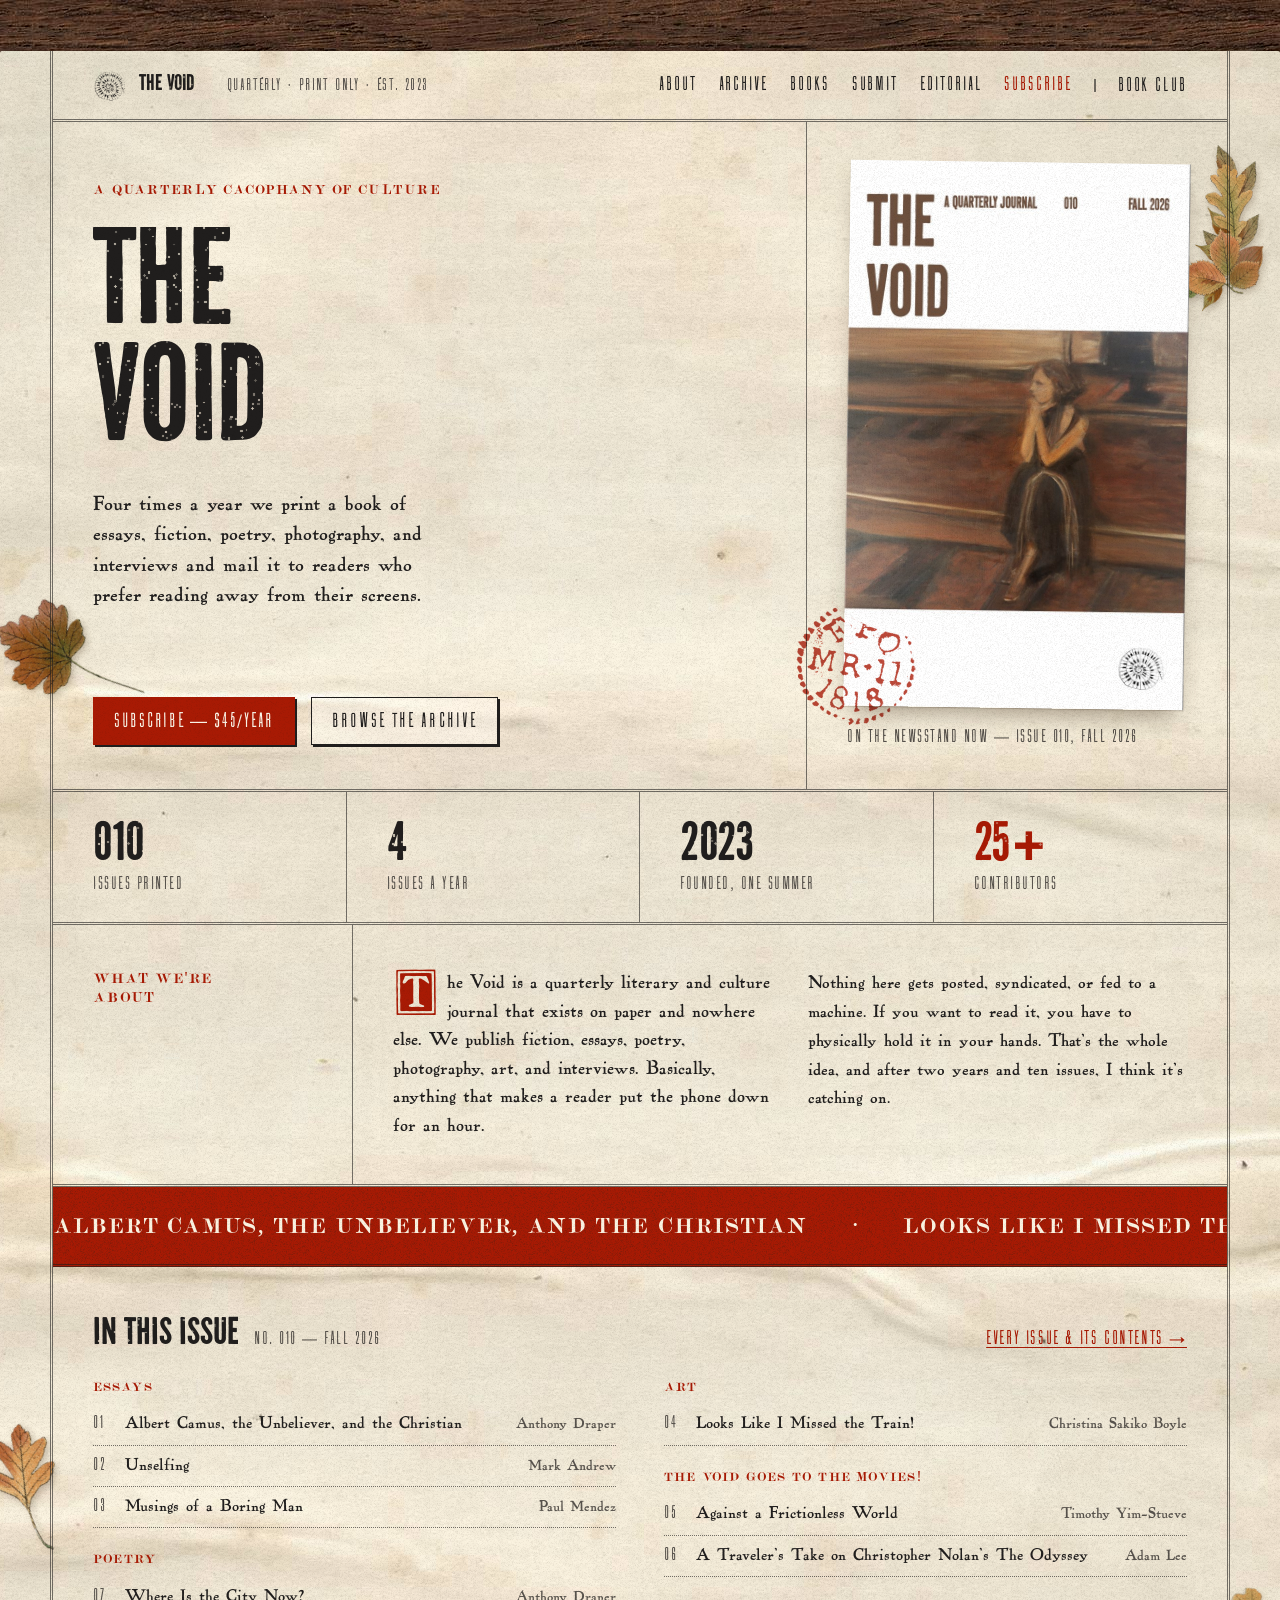
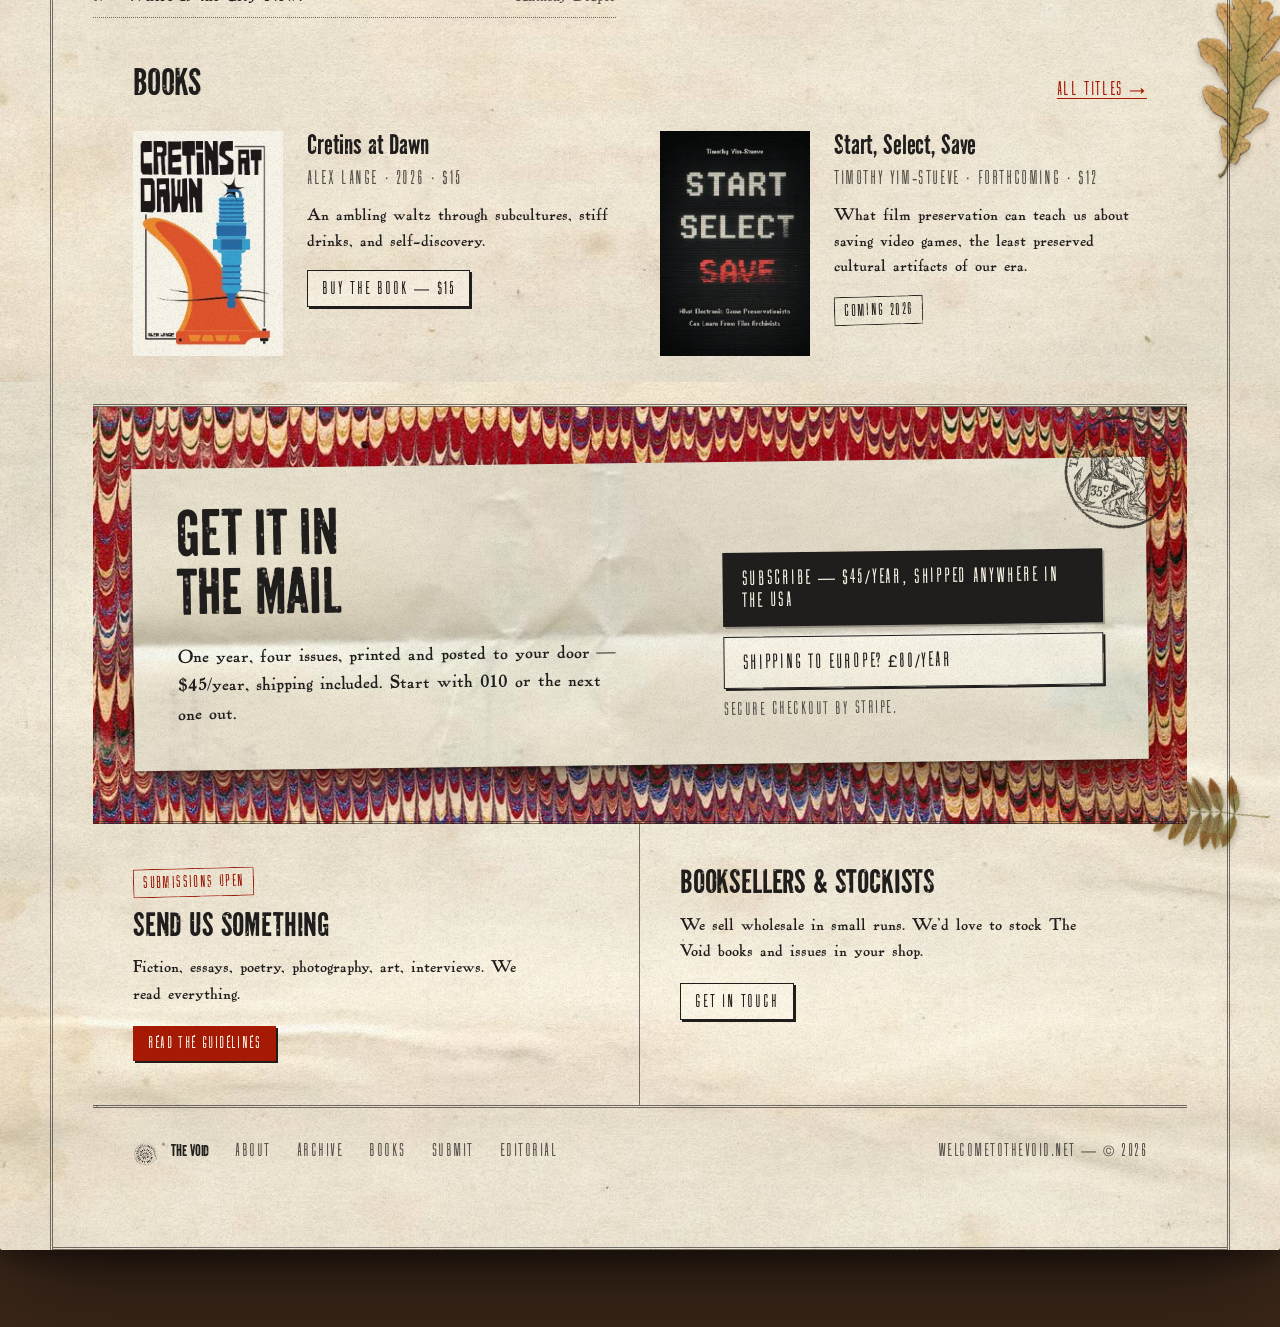
<file: index.html>
<!DOCTYPE html>
<html lang="en">
<head>
<meta charset="utf-8">
<meta name="viewport" content="width=device-width, initial-scale=1">
<title>The Void — a quarterly print journal</title>
<meta name="description" content="The Void is a quarterly literary and culture journal that exists on paper and nowhere else.">
<link rel="icon" type="image/png" href="favicon.png">
<meta property="og:type" content="website">
<meta property="og:site_name" content="The Void">
<meta property="og:title" content="The Void — a quarterly print journal">
<meta property="og:description" content="The Void is a quarterly literary and culture journal that exists on paper and nowhere else.">
<meta property="og:url" content="https://welcometothevoid.net/">
<meta property="og:image" content="https://welcometothevoid.net/og.png">
<meta name="twitter:card" content="summary_large_image">
<link rel="stylesheet" href="base.css">
<link rel="stylesheet" href="texture.css">
<style>
  @media (max-width: 1180px) { .strapline { display: none; } }
  @keyframes voidmarquee { from { transform: translateX(0); } to { transform: translateX(-50%); } }
  #rotate-hint { display: none; }
  @media (max-width: 860px) and (orientation: portrait) { #rotate-hint { display: flex; } }
  .name-btn:hover, .name-btn:focus-visible { color: var(--ink-red); }
  [hidden] { display: none !important; }
</style>
</head>
<body>
<div class="paper-page" id="rotate-hint" style="position:fixed;inset:0;z-index:9999;flex-direction:column;justify-content:center;padding:40px 28px;gap:18px">
  <p class="kicker" style="font-size:16px;text-transform:uppercase;margin:0">The Void</p>
  <h2 class="inked" style="font-size:40px;line-height:0.95;text-transform:uppercase;font-family:'Void Display',var(--font-heading);letter-spacing:-0.005em;margin:0;border-top:3px double var(--rule);border-bottom:3px double var(--rule);padding:16px 0">Turn your phone sideways</h2>
  <p class="roman" style="font-size:17px;line-height:1.5;margin:0;max-width:34ch;text-wrap:pretty">This page is set on a wide grid. Rotate to landscape for the intended reading experience.</p>
</div>

<div class="paper-page">
<div style="position:relative;min-height:100vh;max-width:1180px;margin:0 auto;border-left:3px double var(--rule);border-right:3px double var(--rule)">
  <img class="eph eph-r" src="uploads/texture/season/ephemera-1.png" alt="" aria-hidden="true" style="width:240px;right:-210px;top:60px;transform:rotate(0deg)">
  <img class="eph eph-l" src="uploads/texture/season/ephemera-2.png" alt="" aria-hidden="true" style="width:170px;left:-210px;top:520px;transform:rotate(-18deg)">
  <img class="eph eph-l" src="uploads/texture/season/ephemera-4.png" alt="" aria-hidden="true" style="width:100px;left:-150px;top:1350px;transform:rotate(-30deg)">
  <img class="eph eph-r" src="uploads/texture/season/ephemera-3.png" alt="" aria-hidden="true" style="width:130px;right:-170px;top:1500px;transform:rotate(24deg)">
  <img class="eph eph-r" src="uploads/texture/season/ephemera-5.png" alt="" aria-hidden="true" style="width:200px;right:-230px;top:2300px;transform:rotate(-6deg)">
  <header class="masthead">
    <div style="padding:16px 40px;display:flex;align-items:baseline;gap:32px">
      <img src="uploads/opt/void-mark-96.png" alt="The Void" style="width:34px;height:auto;flex:none;align-self:center;margin-right:-20px"><span class="inked" style="font-family:'Void Display',var(--font-heading);font-weight:800;font-size:23px;text-transform:uppercase;letter-spacing:-0.005em;white-space:nowrap;flex:none">The Void</span>
      <span class="label strapline" style="font-size:14px;text-transform:uppercase;flex:none;white-space:nowrap">Quarterly · Print only · Est. 2023</span>
      <nav style="margin-left:auto;display:flex;flex-wrap:wrap;justify-content:flex-end;row-gap:8px;column-gap:22px;flex:none">
        <a class="nav-link" href="about.html" style="color:var(--ink)">About</a>
        <a class="nav-link" href="archive.html" style="color:var(--ink)">Archive</a>
        <a class="nav-link" href="books.html" style="color:var(--ink)">Books</a>
        <a class="nav-link" href="submit.html" style="color:var(--ink)">Submit</a>
        <a class="nav-link" href="editorial.html" style="color:var(--ink)">Editorial</a>
        <a class="nav-link" href="#subscribe-a" aria-current="page" style="color:var(--ink-red)">Subscribe</a>
        <span style="width:2px;height:13px;align-self:center;background:var(--rule);flex:none"></span>
        <button type="button" class="nav-link" data-open-club style="background:none;border:0;padding:0;color:var(--ink);cursor:pointer;white-space:nowrap;flex:none">Book Club</button>
      </nav>
    </div>
  </header>

  <div id="club" hidden role="dialog" aria-modal="true" aria-label="Anti-Bummer Book Club" style="position:fixed;inset:0;background:rgba(32,30,29,0.55);z-index:60;display:flex;align-items:center;justify-content:center;padding:24px">
      <div style="background:#f3dc5c url('uploads/texture/grain.png') 0 0 / 240px 240px;color:var(--ink);width:400px;max-width:100%;padding:34px 32px 30px;box-shadow:0 18px 40px rgba(32,30,29,0.35);transform:rotate(-1.5deg);position:relative">
        <button type="button" data-close-club aria-label="Close" style="position:absolute;top:10px;right:12px;background:none;border:0;font-family:var(--font-heading);font-size:20px;line-height:1;cursor:pointer;color:var(--color-text);padding:4px">×</button>
        <p class="label" style="font-size:14px;text-transform:uppercase;margin:0 0 14px">Anti-Bummer Book Club</p>
        <p class="roman" style="font-size:18px;line-height:1.5;margin:0 0 22px;text-wrap:pretty">The Void partners with Anti-Bummer Club to present the Anti-Bummer Book Club. Click below for details, which will take you to the Anti-Bummer Club website.</p>
        <a class="btn btn-primary" href="https://www.antibummerclub.com" target="_blank" rel="noopener" style="font-size:17px;padding:12px 18px">Take me there!</a>
      </div>
    </div>

  <div style="display:grid;grid-template-columns:1fr 420px;border-bottom:3px double var(--rule)">
    <div style="padding:56px 40px 44px;border-right:1px solid var(--rule);display:flex;flex-direction:column;justify-content:space-between;gap:40px">
      <div>
        <p class="kicker" style="font-size:16px;text-transform:uppercase;margin-bottom:24px">A QUARTERLY CACOPHANY OF CULTURE</p>
        <h1 class="inked" style="font-size:140px;line-height:0.84;font-family:'Void Display',var(--font-heading);letter-spacing:-0.005em;text-transform:uppercase;margin:0 0 28px">The<br>Void</h1>
        <p class="roman" style="font-size:21px;line-height:1.45;max-width:30ch;text-wrap:pretty;margin:0">Four times a year we print a book of essays, fiction, poetry, photography, and interviews and mail it to readers who prefer reading away from their screens.</p>
      </div>
      <div style="display:flex;align-items:center;gap:16px;flex-wrap:wrap">
        <a class="btn btn-primary" href="https://buy.stripe.com/4gMbJ26Qf5yUczy6csgbm05" target="_blank" rel="noopener" style="font-size:17px;padding:13px 20px">Subscribe — $45/year</a>
        <a class="btn btn-secondary" href="archive.html" style="font-size:17px;padding:13px 20px">Browse the archive</a>
      </div>
    </div>
    <figure style="padding:40px;display:flex;flex-direction:column;gap:14px">
      <div style="position:relative">
        <img class="print print-r" src="uploads/opt/2026-010 Fall Cover.jpg" alt="The Void, Issue 010, Fall 2026" style="width:100%">
        <img class="stamp" src="uploads/texture/postmark-red.png" alt="" aria-hidden="true" style="width:130px;left:-56px;bottom:-30px;transform:rotate(-14deg);opacity:0.85">
      </div>
      <figcaption class="label" style="font-size:15px;text-transform:uppercase">On the newsstand now — Issue 010, Fall 2026</figcaption>
    </figure>
  </div>

  <div style="display:grid;grid-template-columns:repeat(4,1fr);border-bottom:3px double var(--rule)">
    <div style="padding:26px 40px;border-right:1px solid var(--rule)">
      <div class="inked" style="font-family:'Void Display',var(--font-heading);font-weight:800;font-size:55px;line-height:1;letter-spacing:-0.005em">010</div>
      <div class="label" style="font-size:15px;text-transform:uppercase">Issues printed</div>
    </div>
    <div style="padding:26px 40px;border-right:1px solid var(--rule)">
      <div class="inked" style="font-family:'Void Display',var(--font-heading);font-weight:800;font-size:55px;line-height:1;letter-spacing:-0.005em">4</div>
      <div class="label" style="font-size:15px;text-transform:uppercase">Issues a year</div>
    </div>
    <div style="padding:26px 40px;border-right:1px solid var(--rule)">
      <div class="inked" style="font-family:'Void Display',var(--font-heading);font-weight:800;font-size:55px;line-height:1;letter-spacing:-0.005em">2023</div>
      <div class="label" style="font-size:15px;text-transform:uppercase">Founded, one summer</div>
    </div>
    <div style="padding:26px 40px">
      <div class="inked" style="font-family:'Void Display',var(--font-heading);font-weight:800;font-size:55px;line-height:1;color:var(--ink-red);letter-spacing:-0.005em">25+</div>
      <div class="label" style="font-size:15px;text-transform:uppercase">Contributors</div>
    </div>
  </div>

  <div style="display:grid;grid-template-columns:300px 1fr;border-bottom:3px double var(--rule)">
    <div style="padding:44px 40px;border-right:1px solid var(--rule)">
      <h2 class="kicker" style="font-size:17px;text-transform:uppercase;margin:0">What we're<br>about</h2>
    </div>
    <div style="padding:44px 40px;display:grid;grid-template-columns:1fr 1fr;gap:36px">
      <p class="bio" style="font-size:19px;line-height:1.5;margin:0">The Void is a quarterly literary and culture journal that exists on paper and nowhere else. We publish fiction, essays, poetry, photography, art, and interviews. Basically, anything that makes a reader put the phone down for an hour.</p>
      <p class="roman" style="font-size:18px;line-height:1.6;text-wrap:pretty;margin:0">Nothing here gets posted, syndicated, or fed to a machine. If you want to read it, you have to physically hold it in your hands. That's the whole idea, and after two years and ten issues, I think it's catching on.</p>
    </div>
  </div>

  <div class="ink-strip" style="padding:20px 0 16px;overflow:hidden;border-bottom:3px double var(--rule)">
    <div style="display:flex;width:max-content;animation:voidmarquee 46s linear infinite">
      <div style="display:flex;gap:44px;padding-right:44px;font-size:26px;text-transform:uppercase;letter-spacing:0.04em;white-space:nowrap">
        <span>Albert Camus, the Unbeliever, and the Christian</span><span>·</span><span>Looks Like I Missed the Train!</span><span>·</span><span>Against a Frictionless World</span><span>·</span><span>A Traveler&rsquo;s Take on Christopher Nolan&rsquo;s The Odyssey</span><span>·</span><span>Where Is the City Now?</span><span>·</span><span>Unselfing</span><span>·</span><span>Musings of a Boring Man</span><span>·</span>
      </div>
      <div style="display:flex;gap:44px;padding-right:44px;font-size:26px;text-transform:uppercase;letter-spacing:0.04em;white-space:nowrap">
        <span>Albert Camus, the Unbeliever, and the Christian</span><span>·</span><span>Looks Like I Missed the Train!</span><span>·</span><span>Against a Frictionless World</span><span>·</span><span>A Traveler&rsquo;s Take on Christopher Nolan&rsquo;s The Odyssey</span><span>·</span><span>Where Is the City Now?</span><span>·</span><span>Unselfing</span><span>·</span><span>Musings of a Boring Man</span><span>·</span>
      </div>
    </div>
  </div>

  <div style="padding:48px 40px;border-bottom:3px double var(--rule)">
    <div style="display:flex;align-items:baseline;gap:16px;margin-bottom:28px">
      <h2 class="inked" style="font-size:39px;text-transform:uppercase;margin:0;font-family:'Void Display',var(--font-heading);letter-spacing:-0.005em;line-height:0.95">In this issue</h2>
      <span class="label" style="font-size:15px;text-transform:uppercase">No. 010 — Fall 2026</span>
      <a class="label" href="archive.html" style="margin-left:auto;font-size:16px;text-transform:uppercase">Every issue &amp; its contents →</a>
    </div>
    <div style="display:grid;grid-template-columns:1fr 1fr;gap:0 48px">
      <div>
        <h3 class="kicker" style="font-size:15px;text-transform:uppercase;margin:0 0 8px">Essays</h3>
        <ul style="list-style:none;margin:0 0 24px;padding:0">
          <li style="display:flex;align-items:baseline;gap:10px;padding:8px 0;border-bottom:1px dotted var(--rule)"><span class="label" style="width:22px;flex:none;font-size:15px;font-variant-numeric:tabular-nums">01</span><span class="entry" style="font-size:17px">Albert Camus, the Unbeliever, and the Christian</span><span style="flex:1"></span><span class="roman-meta" style="font-size:15px;white-space:nowrap">Anthony Draper</span></li>
          <li style="display:flex;align-items:baseline;gap:10px;padding:8px 0;border-bottom:1px dotted var(--rule)"><span class="label" style="width:22px;flex:none;font-size:15px;font-variant-numeric:tabular-nums">02</span><span class="entry" style="font-size:17px">Unselfing</span><span style="flex:1"></span><span class="roman-meta" style="font-size:15px;white-space:nowrap">Mark Andrew</span></li>
          <li style="display:flex;align-items:baseline;gap:10px;padding:8px 0;border-bottom:1px dotted var(--rule)"><span class="label" style="width:22px;flex:none;font-size:15px;font-variant-numeric:tabular-nums">03</span><span class="entry" style="font-size:17px">Musings of a Boring Man</span><span style="flex:1"></span><span class="roman-meta" style="font-size:15px;white-space:nowrap">Paul Mendez</span></li>
        </ul>
        <h3 class="kicker" style="font-size:15px;text-transform:uppercase;margin:0 0 8px">Poetry</h3>
        <ul style="list-style:none;margin:0;padding:0">
          <li style="display:flex;align-items:baseline;gap:10px;padding:8px 0;border-bottom:1px dotted var(--rule)"><span class="label" style="width:22px;flex:none;font-size:15px;font-variant-numeric:tabular-nums">07</span><span class="entry" style="font-size:17px">Where Is the City Now?</span><span style="flex:1"></span><span class="roman-meta" style="font-size:15px;white-space:nowrap">Anthony Draper</span></li>
        </ul>
      </div>
      <div>
        <h3 class="kicker" style="font-size:15px;text-transform:uppercase;margin:0 0 8px">Art</h3>
        <ul style="list-style:none;margin:0 0 24px;padding:0">
          <li style="display:flex;align-items:baseline;gap:10px;padding:8px 0;border-bottom:1px dotted var(--rule)"><span class="label" style="width:22px;flex:none;font-size:15px;font-variant-numeric:tabular-nums">04</span><span class="entry" style="font-size:17px">Looks Like I Missed the Train!</span><span style="flex:1"></span><span class="roman-meta" style="font-size:15px;white-space:nowrap">Christina Sakiko Boyle</span></li>
        </ul>
        <h3 class="kicker" style="font-size:15px;text-transform:uppercase;margin:0 0 8px">The Void Goes to the Movies!</h3>
        <ul style="list-style:none;margin:0;padding:0">
          <li style="display:flex;align-items:baseline;gap:10px;padding:8px 0;border-bottom:1px dotted var(--rule)"><span class="label" style="width:22px;flex:none;font-size:15px;font-variant-numeric:tabular-nums">05</span><span class="entry" style="font-size:17px">Against a Frictionless World</span><span style="flex:1"></span><span class="roman-meta" style="font-size:15px;white-space:nowrap">Timothy Yim-Stueve</span></li>
          <li style="display:flex;align-items:baseline;gap:10px;padding:8px 0;border-bottom:1px dotted var(--rule)"><span class="label" style="width:22px;flex:none;font-size:15px;font-variant-numeric:tabular-nums">06</span><span class="entry" style="font-size:17px">A Traveler&rsquo;s Take on Christopher Nolan&rsquo;s The Odyssey</span><span style="flex:1"></span><span class="roman-meta" style="font-size:15px;white-space:nowrap">Adam Lee</span></li>
        </ul>
      </div>
    </div>

  <div style="padding:48px 40px;border-bottom:3px double var(--rule)">
    <div style="display:flex;align-items:baseline;gap:16px;margin-bottom:28px">
      <h2 class="inked" style="font-size:39px;text-transform:uppercase;margin:0;font-family:'Void Display',var(--font-heading);letter-spacing:-0.005em;line-height:0.95">Books</h2>
      <a class="label" href="books.html" style="margin-left:auto;font-size:16px;text-transform:uppercase">All titles →</a>
    </div>
    <div style="display:grid;grid-template-columns:1fr 1fr;gap:40px">
      <article style="display:grid;grid-template-columns:150px 1fr;gap:24px">
        <img src="uploads/covers/void-book-cretins-a.webp" alt="Cretins at Dawn cover" style="width:150px;height:225px;object-fit:cover;display:block">
        <div>
          <h3 class="inked" style="font-size:28px;margin:0 0 4px;font-family:'Void Display',var(--font-heading);letter-spacing:-0.005em">Cretins at Dawn</h3>
          <p class="label" style="font-size:16px;text-transform:uppercase;margin:0 0 12px">Alex Lange · 2026 · $15</p>
          <p class="roman" style="font-size:17px;line-height:1.5;margin:0 0 16px;text-wrap:pretty">An ambling waltz through subcultures, stiff drinks, and self-discovery.</p>
          <a class="btn btn-secondary" href="https://buy.stripe.com/dRm9AUa2r4uQ576cAQgbm08" target="_blank" rel="noopener">Buy the book — $15</a>
        </div>
      </article>
      <article style="display:grid;grid-template-columns:150px 1fr;gap:24px">
        <img src="uploads/covers/void-book-sss-a.webp" alt="Start, Select, Save cover" style="width:150px;height:225px;object-fit:cover;display:block">
        <div>
          <h3 class="inked" style="font-size:28px;margin:0 0 4px;font-family:'Void Display',var(--font-heading);letter-spacing:-0.005em">Start, Select, Save</h3>
          <p class="label" style="font-size:16px;text-transform:uppercase;margin:0 0 12px">Timothy Yim-Stueve · Forthcoming · $12</p>
          <p class="roman" style="font-size:17px;line-height:1.5;margin:0 0 16px;text-wrap:pretty">What film preservation can teach us about saving video games, the least preserved cultural artifacts of our era.</p>
          <span class="tag tag-outline">Coming 2026</span>
        </div>
      </article>
    </div>
  </div>

  <div class="marble-panel" id="subscribe-a" style="padding:56px 40px;border-bottom:3px double var(--rule)">
    <div class="paste-label" style="display:grid;grid-template-columns:1fr 380px;gap:48px;align-items:end;padding:40px 44px 42px">
      <img class="stamp" src="uploads/texture/seal-b.png" alt="" aria-hidden="true" style="width:120px;right:-36px;top:-44px;transform:rotate(10deg);opacity:0.8">
      <div>
        <h2 class="inked" style="font-size:66px;line-height:0.9;text-transform:uppercase;font-family:'Void Display',var(--font-heading);letter-spacing:-0.005em;margin:0 0 16px;color:var(--ink)">Get it in<br>the mail</h2>
        <p class="roman" style="font-size:19px;line-height:1.5;max-width:44ch;margin:0;text-wrap:pretty">One year, four issues, printed and posted to your door — $45/year, shipping included. Start with 010 or the next one out.</p>
      </div>
      <div style="display:flex;flex-direction:column;gap:10px">
        <a class="btn btn-ink" href="https://buy.stripe.com/4gMbJ26Qf5yUczy6csgbm05" target="_blank" rel="noopener" style="display:block;text-align:left;white-space:normal;line-height:1.3;height:auto;padding:14px 18px;font-size:17px">Subscribe — $45/year, shipped anywhere in the USA</a>
        <a class="btn btn-ink-outline" href="https://buy.stripe.com/7sY3cw5Mb5yU6bagR6gbm09" target="_blank" rel="noopener" style="display:block;text-align:left;white-space:normal;line-height:1.3;height:auto;padding:14px 18px;font-size:17px">Shipping to Europe? £80/year</a>
        <span class="label" style="font-size:15px;text-transform:uppercase">Secure checkout by Stripe.</span>
      </div>
    </div>
  </div>

  <div id="submit-a" style="display:grid;grid-template-columns:1fr 1fr;border-bottom:3px double var(--rule)">
    <div style="padding:44px 40px;border-right:1px solid var(--rule)">
      <span class="tag tag-accent" style="margin-bottom:14px;display:inline-block">Submissions open</span>
      <h2 class="inked" style="font-size:34px;text-transform:uppercase;margin:0 0 12px;font-family:'Void Display',var(--font-heading);letter-spacing:-0.005em;line-height:0.95">Send us something</h2>
      <p class="roman" style="font-size:17px;line-height:1.55;max-width:46ch;margin:0 0 18px;text-wrap:pretty">Fiction, essays, poetry, photography, art, interviews. We read everything.</p>
      <a class="btn btn-primary" href="submit.html">Read the guidelines</a>
    </div>
    <div style="padding:44px 40px">
      <h2 class="inked" style="font-size:34px;text-transform:uppercase;margin:0 0 12px;font-family:'Void Display',var(--font-heading);letter-spacing:-0.005em;line-height:0.95">Booksellers &amp; stockists</h2>
      <p class="roman" style="font-size:17px;line-height:1.55;max-width:46ch;margin:0 0 18px;text-wrap:pretty">We sell wholesale in small runs. We'd love to stock The Void books and issues in your shop.</p>
      <a class="btn btn-secondary" href="mailto:drapera@me.com?subject=The%20Void%20Inquiry">Get in touch</a>
    </div>
  </div>

  <footer class="label" style="padding:32px 40px;display:flex;align-items:baseline;gap:26px;font-size:15px;text-transform:uppercase">
    <img src="uploads/opt/void-mark-96.png" alt="" style="width:26px;height:auto;flex:none;align-self:center;margin-right:-14px"><span class="inked" style="font-family:'Void Display',var(--font-heading);font-weight:800;color:var(--ink);font-size:16px;letter-spacing:-0.005em;white-space:nowrap;flex:none">The Void</span>
    <a href="about.html" style="color:#57524c;text-decoration:none">About</a>
    <a href="archive.html" style="color:#57524c;text-decoration:none">Archive</a>
    <a href="books.html" style="color:#57524c;text-decoration:none">Books</a>
    <a href="submit.html" style="color:#57524c;text-decoration:none">Submit</a>
    <a href="editorial.html" style="color:#57524c;text-decoration:none">Editorial</a>
    <span style="margin-left:auto">welcometothevoid.net — © 2026</span>
  </footer>
</div>
</div>
</div>
<script>
(function () {
  // Book Club card
  var club = document.getElementById('club');
  document.querySelectorAll('[data-open-club]').forEach(function (b) { b.addEventListener('click', function () { club.hidden = false; club.querySelector('[data-close-club]').focus(); }); });
  document.querySelectorAll('[data-close-club]').forEach(function (b) { b.addEventListener('click', function () { club.hidden = true; }); });
  club.addEventListener('click', function (e) { if (e.target === club) club.hidden = true; });
  document.addEventListener('keydown', function (e) { if (e.key === 'Escape') club.hidden = true; });
})();
</script>
</body>
</html>
</file>
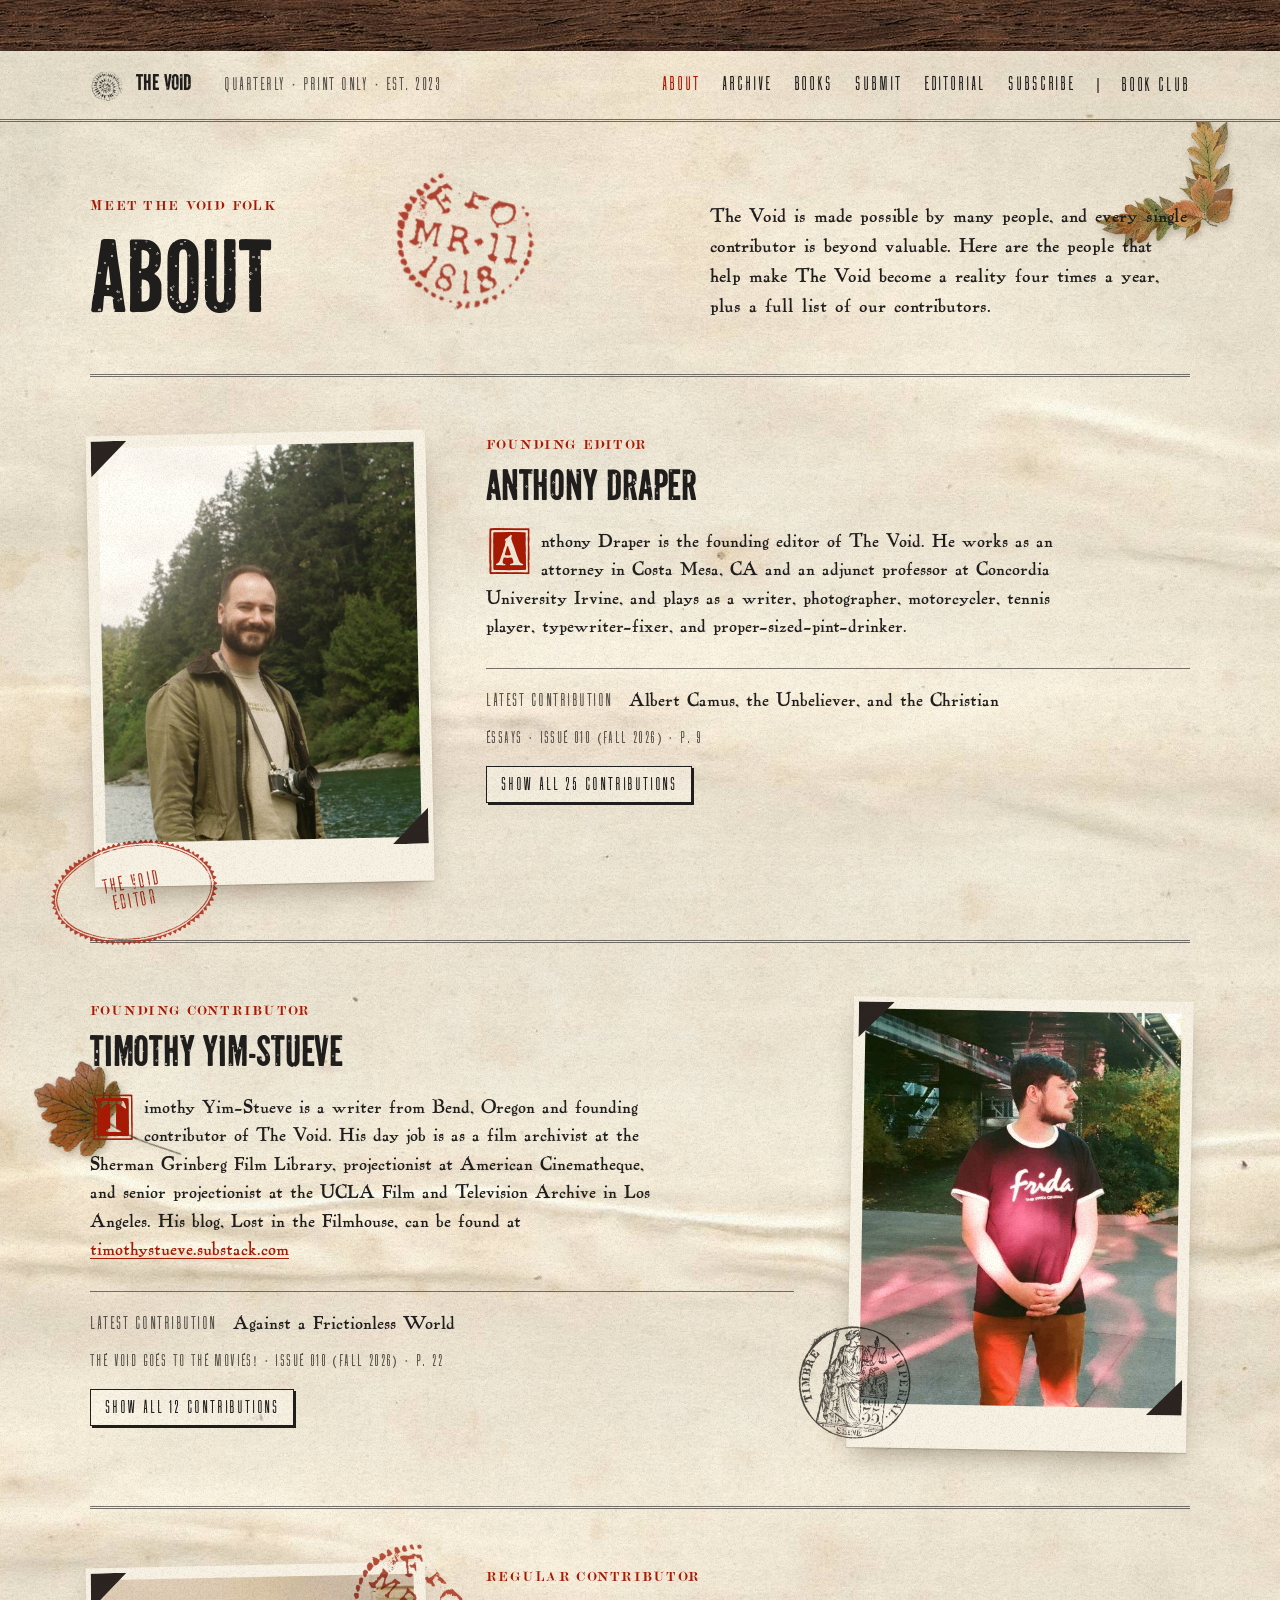
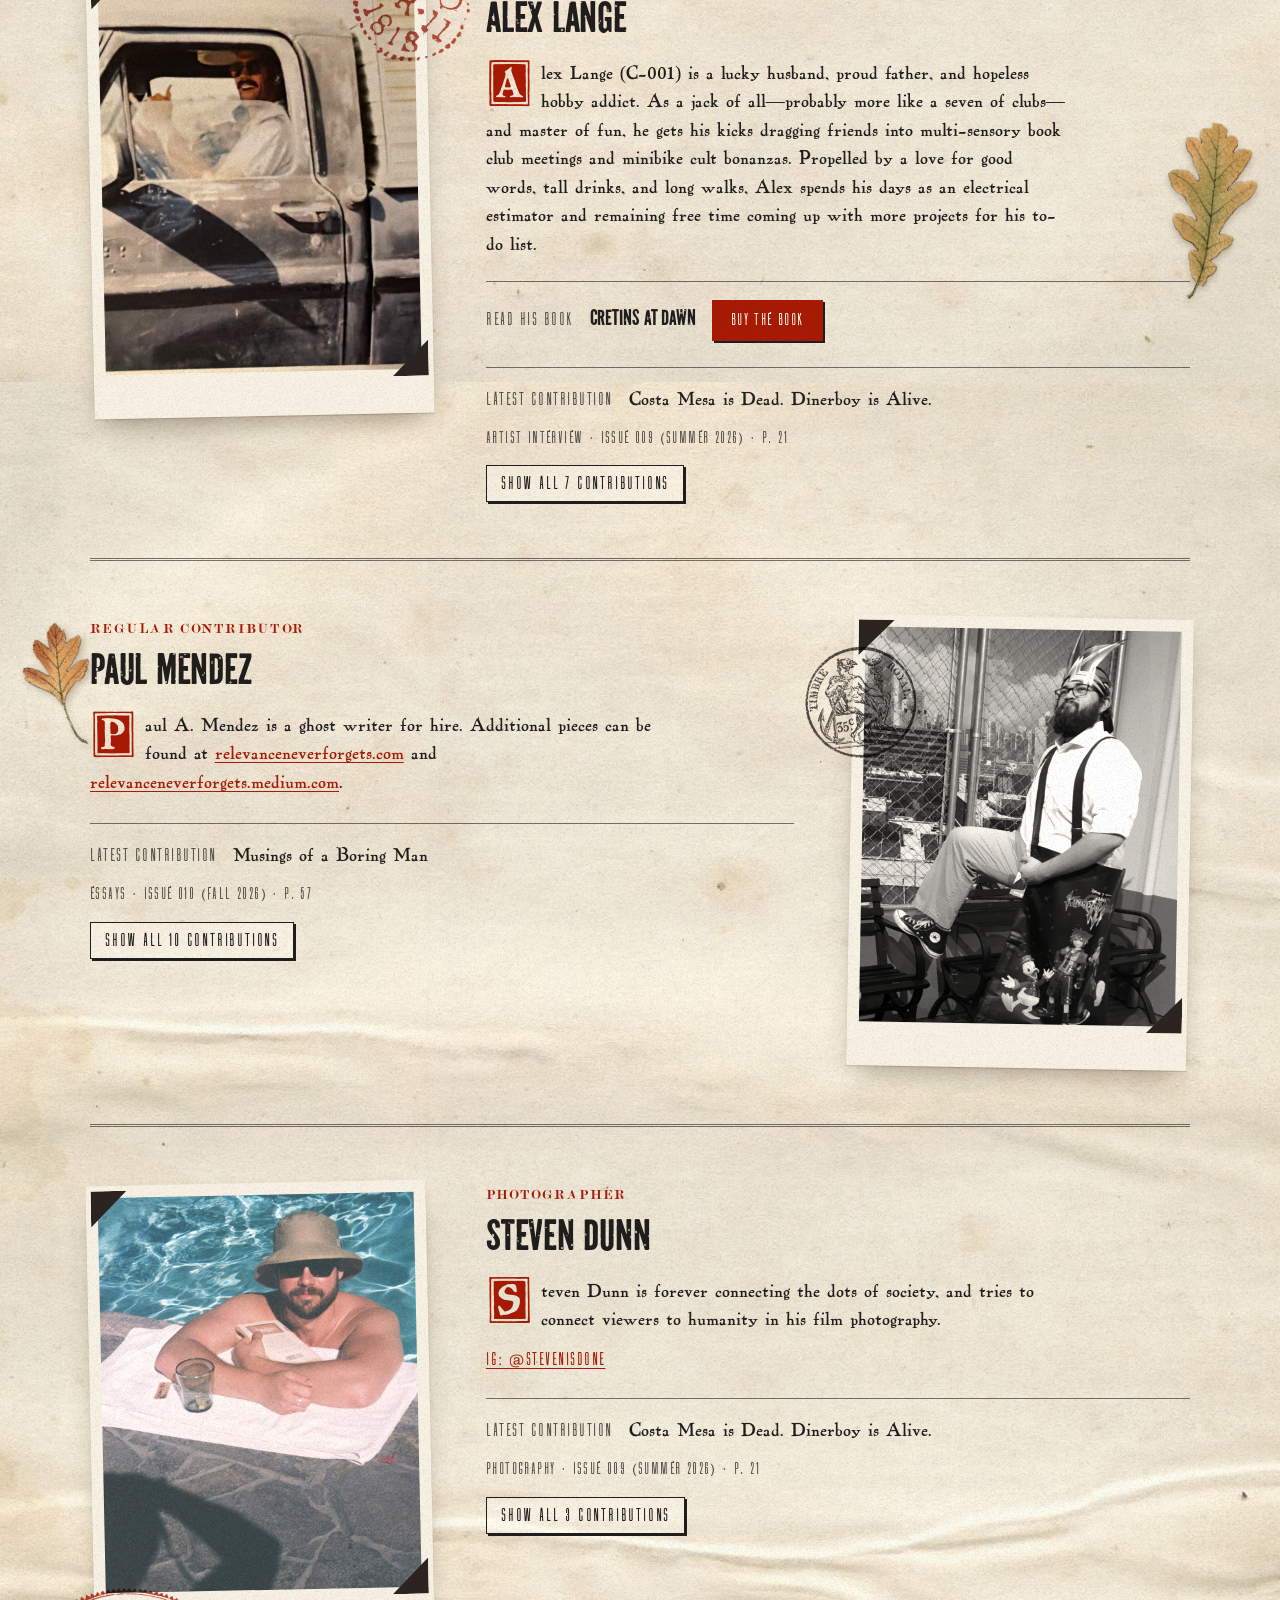
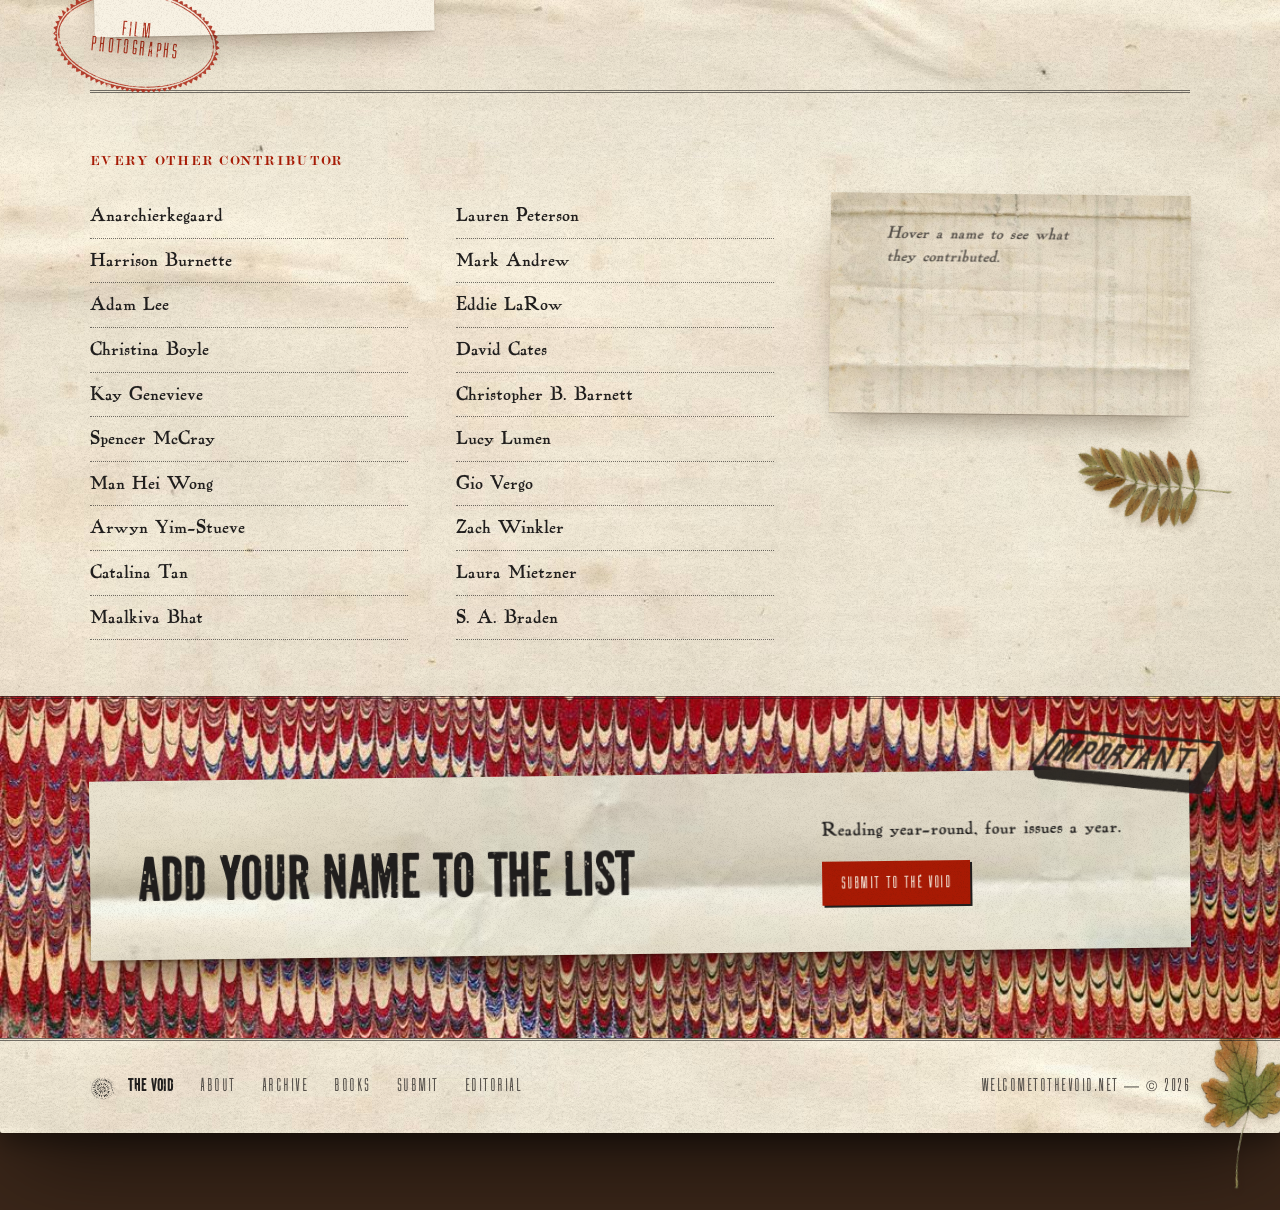
<file: about.html>
<!DOCTYPE html>
<html lang="en">
<head>
<meta charset="utf-8">
<meta name="viewport" content="width=device-width, initial-scale=1">
<title>About — The Void</title>
<meta name="description" content="The editors and contributors who make The Void four times a year.">
<link rel="icon" type="image/png" href="favicon.png">
<meta property="og:type" content="website">
<meta property="og:site_name" content="The Void">
<meta property="og:title" content="About — The Void">
<meta property="og:description" content="The editors and contributors who make The Void four times a year.">
<meta property="og:url" content="https://welcometothevoid.net/about.html">
<meta property="og:image" content="https://welcometothevoid.net/og.png">
<meta name="twitter:card" content="summary_large_image">
<link rel="stylesheet" href="base.css">
<link rel="stylesheet" href="texture.css">
<style>
  @media (max-width: 1180px) { .strapline { display: none; } }
  #rotate-hint { display: none; }
  @media (max-width: 860px) and (orientation: portrait) { #rotate-hint { display: flex; } }
  .name-btn:hover, .name-btn:focus-visible { color: var(--ink-red); }
  [hidden] { display: none !important; }
</style>
</head>
<body>
<div id="rotate-hint" class="paper-page" style="position:fixed;inset:0;z-index:9999;color:var(--color-text);flex-direction:column;justify-content:center;padding:40px 28px;gap:18px">
  <p class="kicker" style="margin:0">The Void</p>
  <h2 class="inked" style="font-size:40px;line-height:0.95;text-transform:uppercase;font-family:'Void Display',var(--font-heading);letter-spacing:-0.005em;margin:0;border-top:3px double var(--rule);border-bottom:3px double var(--rule);padding:16px 0">Turn your phone sideways</h2>
  <p class="bio no-initial" style="margin:0;max-width:34ch">This page is set on a wide grid. Rotate to landscape for the intended reading experience.</p>
</div>

<div class="paper-page">
  <header class="masthead" style="position:sticky;top:0;z-index:20">
    <div style="max-width:1180px;margin:0 auto;padding:16px 40px;display:flex;align-items:baseline;gap:32px">
      <img src="uploads/opt/void-mark-96.png" alt="The Void" style="width:34px;height:auto;flex:none;align-self:center;margin-right:-20px"><a href="index.html" class="inked" style="font-weight:800;font-size:23px;text-transform:uppercase;font-family:'Void Display',var(--font-heading);letter-spacing:-0.005em;color:var(--color-text);text-decoration:none;white-space:nowrap;flex:none">The Void</a>
      <span class="strapline label" style="flex:none;white-space:nowrap">Quarterly · Print only · Est. 2023</span>
      <nav style="margin-left:auto;display:flex;flex-wrap:wrap;justify-content:flex-end;row-gap:8px;column-gap:22px;flex:none">
        <a href="about.html" class="nav-link" aria-current="page" style="color:var(--ink-red)">About</a>
        <a href="archive.html" class="nav-link" style="color:var(--ink)">Archive</a>
        <a href="books.html" class="nav-link" style="color:var(--ink)">Books</a>
        <a href="submit.html" class="nav-link" style="color:var(--ink)">Submit</a>
        <a class="nav-link" href="editorial.html" style="color:var(--ink)">Editorial</a>
        <a href="index.html#subscribe-a" class="nav-link" style="color:var(--ink)">Subscribe</a>
        <span style="width:1.5px;height:15px;align-self:center;background:var(--rule);flex:none"></span>
        <button type="button" class="nav-link" data-open-club style="background:none;border:0;padding:0;color:var(--ink);cursor:pointer;white-space:nowrap;flex:none">Book Club</button>
      </nav>
    </div>
  </header>

  <div id="club" hidden role="dialog" aria-modal="true" aria-label="Anti-Bummer Book Club" style="position:fixed;inset:0;background:rgba(32,30,29,0.55);z-index:60;display:flex;align-items:center;justify-content:center;padding:24px">
      <div style="background:#f3dc5c url('uploads/texture/grain.png') 0 0 / 240px 240px;color:var(--color-text);width:400px;max-width:100%;padding:34px 32px 30px;box-shadow:0 18px 40px rgba(32,30,29,0.35);transform:rotate(-1.5deg);position:relative">
        <button type="button" data-close-club aria-label="Close" style="position:absolute;top:10px;right:12px;background:none;border:0;font-family:var(--font-heading);font-size:20px;line-height:1;cursor:pointer;color:var(--color-text);padding:4px">×</button>
        <p style="font-size:11px;letter-spacing:0.12em;text-transform:uppercase;font-weight:700;margin:0 0 14px">Anti-Bummer Book Club</p>
        <p style="font-size:17px;line-height:1.5;margin:0 0 22px;text-wrap:pretty">The Void partners with Anti-Bummer Club to present the Anti-Bummer Book Club. Click below for details, which will take you to the Anti-Bummer Club website.</p>
        <a class="btn btn-primary" href="https://www.antibummerclub.com" target="_blank" rel="noopener" style="font-size:15px;padding:12px 18px">Take me there!</a>
      </div>
    </div>

  <div style="max-width:1180px;margin:0 auto;padding:0 40px">
    <section style="padding:72px 0 44px;position:relative;border-bottom:3px double var(--rule);display:grid;grid-template-columns:1fr 480px;gap:56px;align-items:end">
      <div>
        <p class="kicker" style="margin:0 0 20px">Meet the Void Folk</p>
        <h1 class="inked" style="font-size:104px;line-height:0.88;font-family:'Void Display',var(--font-heading);letter-spacing:-0.005em;text-transform:uppercase;margin:0">About</h1>
      </div>
      <img class="stamp" src="uploads/texture/postmark-red.png" alt="" aria-hidden="true" style="width:150px;left:300px;top:40px;transform:rotate(-14deg);opacity:0.85">
      <img class="eph eph-r" src="uploads/texture/season/ephemera-1.png" alt="" aria-hidden="true" style="width:190px;right:-215px;top:-40px">
      <p class="bio no-initial" style="font-size:20px;margin:0 0 8px">The Void is made possible by many people, and every single contributor is beyond valuable. Here are the people that help make The Void become a reality four times a year, plus a full list of our contributors.</p>
    </section>

    <section style="padding:56px 0;position:relative;border-bottom:3px double var(--rule);display:grid;grid-template-columns:340px 1fr;gap:56px;align-items:start">
      <div class="mount mount-l">
        <span class="oval-stamp" aria-hidden="true" style="left:-46px;bottom:-58px;transform:rotate(-9deg)">The Void<br>Editor</span>
        <img src="uploads/opt/portrait-anthony.jpg" alt="Anthony Draper" style="width:100%;height:auto;display:block;aspect-ratio:4/5;object-fit:cover">
      </div>
      <div>
        <p class="kicker" style="margin:0 0 10px">Founding editor</p>
        <h2 class="inked" style="font-size:44px;line-height:0.95;text-transform:uppercase;font-family:'Void Display',var(--font-heading);letter-spacing:-0.005em;margin:0 0 18px">Anthony Draper</h2>
        <p class="bio" style="max-width:58ch;margin:0">Anthony Draper is the founding editor of The Void. He works as an attorney in Costa Mesa, CA and an adjunct professor at Concordia University Irvine, and plays as a writer, photographer, motorcycler, tennis player, typewriter-fixer, and proper-sized-pint-drinker.</p>
        <div style="margin-top:26px;padding-top:20px;border-top:1px solid var(--rule)">
          <div style="display:flex;align-items:baseline;gap:16px;flex-wrap:wrap;margin-bottom:14px">
            <p class="label" style="margin:0;flex:none">Latest contribution</p>
            <p class="entry" style="font-size:19px;margin:0">Albert Camus, the Unbeliever, and the Christian</p>
          </div>
          <p class="label" style="font-size:14px;margin:0 0 16px">Essays · Issue 010 (Fall 2026) · p. 9</p>
          <button class="btn btn-secondary" type="button" aria-expanded="false" aria-controls="credits-anthony" data-toggle="credits-anthony" data-count="25">Show all 25 contributions</button>
          <div id="credits-anthony" hidden style="margin-top:24px;display:grid;gap:24px">
                <div>
                  <h3 class="kicker" style="font-size:15px;margin:0 0 10px">Essays</h3>
                  <ul style="list-style:none;margin:0;padding:0;display:grid;gap:8px">
                        <li style="display:flex;gap:16px;align-items:baseline;border-bottom:1px dotted var(--rule);padding-bottom:8px"><span class="entry" style="flex:1;text-wrap:pretty">Albert Camus, the Unbeliever, and the Christian</span><span class="label" style="font-size:14px;white-space:nowrap;flex:none">010 · p. 9</span></li>
                        <li style="display:flex;gap:16px;align-items:baseline;border-bottom:1px dotted var(--rule);padding-bottom:8px"><span class="entry" style="flex:1;text-wrap:pretty">The Ethical Suspension of the Teleological</span><span class="label" style="font-size:14px;white-space:nowrap;flex:none">009 · p. 57</span></li>
                        <li style="display:flex;gap:16px;align-items:baseline;border-bottom:1px dotted var(--rule);padding-bottom:8px"><span class="entry" style="flex:1;text-wrap:pretty">Being Against the Algorithm</span><span class="label" style="font-size:14px;white-space:nowrap;flex:none">008 · p. 9</span></li>
                        <li style="display:flex;gap:16px;align-items:baseline;border-bottom:1px dotted var(--rule);padding-bottom:8px"><span class="entry" style="flex:1;text-wrap:pretty">Kierkegaard Must Be Read Playfully</span><span class="label" style="font-size:14px;white-space:nowrap;flex:none">008 · p. 49</span></li>
                        <li style="display:flex;gap:16px;align-items:baseline;border-bottom:1px dotted var(--rule);padding-bottom:8px"><span class="entry" style="flex:1;text-wrap:pretty">Introducing Løgstrup</span><span class="label" style="font-size:14px;white-space:nowrap;flex:none">008 · p. 95</span></li>
                        <li style="display:flex;gap:16px;align-items:baseline;border-bottom:1px dotted var(--rule);padding-bottom:8px"><span class="entry" style="flex:1;text-wrap:pretty">Everybody is Lying to You</span><span class="label" style="font-size:14px;white-space:nowrap;flex:none">008 · p. 109</span></li>
                        <li style="display:flex;gap:16px;align-items:baseline;border-bottom:1px dotted var(--rule);padding-bottom:8px"><span class="entry" style="flex:1;text-wrap:pretty">The Void&#x27;s Manifesto Against A.I.</span><span class="label" style="font-size:14px;white-space:nowrap;flex:none">007 · p. 27</span></li>
                        <li style="display:flex;gap:16px;align-items:baseline;border-bottom:1px dotted var(--rule);padding-bottom:8px"><span class="entry" style="flex:1;text-wrap:pretty">The Catch-22 of Christ</span><span class="label" style="font-size:14px;white-space:nowrap;flex:none">006 · p. 103</span></li>
                        <li style="display:flex;gap:16px;align-items:baseline;border-bottom:1px dotted var(--rule);padding-bottom:8px"><span class="entry" style="flex:1;text-wrap:pretty">Hunting Self (with Catalina Tan)</span><span class="label" style="font-size:14px;white-space:nowrap;flex:none">005 · p. 11</span></li>
                        <li style="display:flex;gap:16px;align-items:baseline;border-bottom:1px dotted var(--rule);padding-bottom:8px"><span class="entry" style="flex:1;text-wrap:pretty">You&#x27;ve Been Enframed!</span><span class="label" style="font-size:14px;white-space:nowrap;flex:none">004 · p. 27</span></li>
                        <li style="display:flex;gap:16px;align-items:baseline;border-bottom:1px dotted var(--rule);padding-bottom:8px"><span class="entry" style="flex:1;text-wrap:pretty">Deconstructing Deconstructing Deconstructing Deconstructing?</span><span class="label" style="font-size:14px;white-space:nowrap;flex:none">004 · p. 69</span></li>
                        <li style="display:flex;gap:16px;align-items:baseline;border-bottom:1px dotted var(--rule);padding-bottom:8px"><span class="entry" style="flex:1;text-wrap:pretty">No Mere Nostalgia</span><span class="label" style="font-size:14px;white-space:nowrap;flex:none">004 · p. 53</span></li>
                        <li style="display:flex;gap:16px;align-items:baseline;border-bottom:1px dotted var(--rule);padding-bottom:8px"><span class="entry" style="flex:1;text-wrap:pretty">Liminal Love</span><span class="label" style="font-size:14px;white-space:nowrap;flex:none">004 · p. 83</span></li>
                        <li style="display:flex;gap:16px;align-items:baseline;border-bottom:1px dotted var(--rule);padding-bottom:8px"><span class="entry" style="flex:1;text-wrap:pretty">The Cow, the Man, and the Frame</span><span class="label" style="font-size:14px;white-space:nowrap;flex:none">002 · p. 45</span></li>
                        <li style="display:flex;gap:16px;align-items:baseline;border-bottom:1px dotted var(--rule);padding-bottom:8px"><span class="entry" style="flex:1;text-wrap:pretty">I Am the Void</span><span class="label" style="font-size:14px;white-space:nowrap;flex:none">001 · p. 9</span></li>
                        <li style="display:flex;gap:16px;align-items:baseline;border-bottom:1px dotted var(--rule);padding-bottom:8px"><span class="entry" style="flex:1;text-wrap:pretty">Music, Community, and Daft Punk&#x27;s Drumless Album</span><span class="label" style="font-size:14px;white-space:nowrap;flex:none">001 · p. 41</span></li>
                  </ul>
                </div>
                <div>
                  <h3 class="kicker" style="font-size:15px;margin:0 0 10px">Poetry</h3>
                  <ul style="list-style:none;margin:0;padding:0;display:grid;gap:8px">
                        <li style="display:flex;gap:16px;align-items:baseline;border-bottom:1px dotted var(--rule);padding-bottom:8px"><span class="entry" style="flex:1;text-wrap:pretty">Where Is the City Now?</span><span class="label" style="font-size:14px;white-space:nowrap;flex:none">010 · p. 39</span></li>
                  </ul>
                </div>
                <div>
                  <h3 class="kicker" style="font-size:15px;margin:0 0 10px">Fiction</h3>
                  <ul style="list-style:none;margin:0;padding:0;display:grid;gap:8px">
                        <li style="display:flex;gap:16px;align-items:baseline;border-bottom:1px dotted var(--rule);padding-bottom:8px"><span class="entry" style="flex:1;text-wrap:pretty">A Foggy Afternoon One Winter</span><span class="label" style="font-size:14px;white-space:nowrap;flex:none">009 · p. 9</span></li>
                        <li style="display:flex;gap:16px;align-items:baseline;border-bottom:1px dotted var(--rule);padding-bottom:8px"><span class="entry" style="flex:1;text-wrap:pretty">Limping Mr. Coyote</span><span class="label" style="font-size:14px;white-space:nowrap;flex:none">007 · p. 13</span></li>
                        <li style="display:flex;gap:16px;align-items:baseline;border-bottom:1px dotted var(--rule);padding-bottom:8px"><span class="entry" style="flex:1;text-wrap:pretty">Nightwalks</span><span class="label" style="font-size:14px;white-space:nowrap;flex:none">006 · p. 13</span></li>
                        <li style="display:flex;gap:16px;align-items:baseline;border-bottom:1px dotted var(--rule);padding-bottom:8px"><span class="entry" style="flex:1;text-wrap:pretty">Where the Wax Goes</span><span class="label" style="font-size:14px;white-space:nowrap;flex:none">004 · p. 11</span></li>
                  </ul>
                </div>
                <div>
                  <h3 class="kicker" style="font-size:15px;margin:0 0 10px">The Void Goes to the Movies!</h3>
                  <ul style="list-style:none;margin:0;padding:0;display:grid;gap:8px">
                        <li style="display:flex;gap:16px;align-items:baseline;border-bottom:1px dotted var(--rule);padding-bottom:8px"><span class="entry" style="flex:1;text-wrap:pretty">Introduction</span><span class="label" style="font-size:14px;white-space:nowrap;flex:none">006 · p. 59</span></li>
                  </ul>
                </div>
                <div>
                  <h3 class="kicker" style="font-size:15px;margin:0 0 10px">Gonzo-Odyssey</h3>
                  <ul style="list-style:none;margin:0;padding:0;display:grid;gap:8px">
                        <li style="display:flex;gap:16px;align-items:baseline;border-bottom:1px dotted var(--rule);padding-bottom:8px"><span class="entry" style="flex:1;text-wrap:pretty">Sirens &amp; Smoke at the Formula One Heineken Silver Las Vegas Grand Prix</span><span class="label" style="font-size:14px;white-space:nowrap;flex:none">003 · p. 9</span></li>
                  </ul>
                </div>
                <div>
                  <h3 class="kicker" style="font-size:15px;margin:0 0 10px">Reflection</h3>
                  <ul style="list-style:none;margin:0;padding:0;display:grid;gap:8px">
                        <li style="display:flex;gap:16px;align-items:baseline;border-bottom:1px dotted var(--rule);padding-bottom:8px"><span class="entry" style="flex:1;text-wrap:pretty">In the Sphere of the Dead</span><span class="label" style="font-size:14px;white-space:nowrap;flex:none">002 · p. 9</span></li>
                        <li style="display:flex;gap:16px;align-items:baseline;border-bottom:1px dotted var(--rule);padding-bottom:8px"><span class="entry" style="flex:1;text-wrap:pretty">Kierkegaard&#x27;s Grave</span><span class="label" style="font-size:14px;white-space:nowrap;flex:none">002 · p. 41</span></li>
                  </ul>
                </div>
          </div>
        </div>
      </div>
    </section>

    <section style="padding:56px 0;position:relative;border-bottom:3px double var(--rule);display:grid;grid-template-columns:1fr 340px;gap:56px;align-items:start">
      <div>
        <p class="kicker" style="margin:0 0 10px">Founding contributor</p>
        <img class="eph eph-l" src="uploads/texture/season/ephemera-2.png" alt="" aria-hidden="true" style="width:170px;left:-210px;top:90px;transform:rotate(-18deg)">
        <h2 class="inked" style="font-size:44px;line-height:0.95;text-transform:uppercase;font-family:'Void Display',var(--font-heading);letter-spacing:-0.005em;margin:0 0 18px">Timothy Yim-Stueve</h2>
        <p class="bio" style="max-width:58ch;margin:0">Timothy Yim-Stueve is a writer from Bend, Oregon and founding contributor of The Void. His day job is as a film archivist at the Sherman Grinberg Film Library, projectionist at American Cinematheque, and senior projectionist at the UCLA Film and Television Archive in Los Angeles. His blog, Lost in the Filmhouse, can be found at <a href="http://timothystueve.substack.com" target="_blank" rel="noopener">timothystueve.substack.com</a></p>
        <div style="margin-top:26px;padding-top:20px;border-top:1px solid var(--rule)">
          <div style="display:flex;align-items:baseline;gap:16px;flex-wrap:wrap;margin-bottom:14px">
            <p class="label" style="margin:0;flex:none">Latest contribution</p>
            <p class="entry" style="font-size:19px;margin:0">Against a Frictionless World</p>
          </div>
          <p class="label" style="font-size:14px;margin:0 0 16px">The Void Goes to the Movies! · Issue 010 (Fall 2026) · p. 22</p>
          <button class="btn btn-secondary" type="button" aria-expanded="false" aria-controls="credits-tim" data-toggle="credits-tim" data-count="12">Show all 12 contributions</button>
          <div id="credits-tim" hidden style="margin-top:24px;display:grid;gap:24px">
                <div>
                  <h3 class="kicker" style="font-size:15px;margin:0 0 10px">Essays</h3>
                  <ul style="list-style:none;margin:0;padding:0;display:grid;gap:8px">
                        <li style="display:flex;gap:16px;align-items:baseline;border-bottom:1px dotted var(--rule);padding-bottom:8px"><span class="entry" style="flex:1;text-wrap:pretty">Video Game Logic has Infected Cinema</span><span class="label" style="font-size:14px;white-space:nowrap;flex:none">008 · p. 85</span></li>
                        <li style="display:flex;gap:16px;align-items:baseline;border-bottom:1px dotted var(--rule);padding-bottom:8px"><span class="entry" style="flex:1;text-wrap:pretty">On Whims</span><span class="label" style="font-size:14px;white-space:nowrap;flex:none">005 · p. 31</span></li>
                        <li style="display:flex;gap:16px;align-items:baseline;border-bottom:1px dotted var(--rule);padding-bottom:8px"><span class="entry" style="flex:1;text-wrap:pretty">Time Didn&#x27;t Always Feel Like This</span><span class="label" style="font-size:14px;white-space:nowrap;flex:none">005 · p. 71</span></li>
                        <li style="display:flex;gap:16px;align-items:baseline;border-bottom:1px dotted var(--rule);padding-bottom:8px"><span class="entry" style="flex:1;text-wrap:pretty">I&#x27;ve Seen Footage</span><span class="label" style="font-size:14px;white-space:nowrap;flex:none">004 · p. 33</span></li>
                        <li style="display:flex;gap:16px;align-items:baseline;border-bottom:1px dotted var(--rule);padding-bottom:8px"><span class="entry" style="flex:1;text-wrap:pretty">This Ever-Fraying Pantheon</span><span class="label" style="font-size:14px;white-space:nowrap;flex:none">002 · p. 23</span></li>
                        <li style="display:flex;gap:16px;align-items:baseline;border-bottom:1px dotted var(--rule);padding-bottom:8px"><span class="entry" style="flex:1;text-wrap:pretty">Hauntological Nostalgia</span><span class="label" style="font-size:14px;white-space:nowrap;flex:none">001 · p. 21</span></li>
                  </ul>
                </div>
                <div>
                  <h3 class="kicker" style="font-size:15px;margin:0 0 10px">Fiction</h3>
                  <ul style="list-style:none;margin:0;padding:0;display:grid;gap:8px">
                        <li style="display:flex;gap:16px;align-items:baseline;border-bottom:1px dotted var(--rule);padding-bottom:8px"><span class="entry" style="flex:1;text-wrap:pretty">A Cycle is a Cruel Loop</span><span class="label" style="font-size:14px;white-space:nowrap;flex:none">009 · p. 82</span></li>
                        <li style="display:flex;gap:16px;align-items:baseline;border-bottom:1px dotted var(--rule);padding-bottom:8px"><span class="entry" style="flex:1;text-wrap:pretty">The Final Perversity</span><span class="label" style="font-size:14px;white-space:nowrap;flex:none">007 · p. 67</span></li>
                        <li style="display:flex;gap:16px;align-items:baseline;border-bottom:1px dotted var(--rule);padding-bottom:8px"><span class="entry" style="flex:1;text-wrap:pretty">The Temple of the Silent Picture Drama</span><span class="label" style="font-size:14px;white-space:nowrap;flex:none">003 · p. 29</span></li>
                        <li style="display:flex;gap:16px;align-items:baseline;border-bottom:1px dotted var(--rule);padding-bottom:8px"><span class="entry" style="flex:1;text-wrap:pretty">Not a Thing</span><span class="label" style="font-size:14px;white-space:nowrap;flex:none">002 · p. 73</span></li>
                  </ul>
                </div>
                <div>
                  <h3 class="kicker" style="font-size:15px;margin:0 0 10px">The Void Goes to the Movies!</h3>
                  <ul style="list-style:none;margin:0;padding:0;display:grid;gap:8px">
                        <li style="display:flex;gap:16px;align-items:baseline;border-bottom:1px dotted var(--rule);padding-bottom:8px"><span class="entry" style="flex:1;text-wrap:pretty">Against a Frictionless World</span><span class="label" style="font-size:14px;white-space:nowrap;flex:none">010 · p. 22</span></li>
                        <li style="display:flex;gap:16px;align-items:baseline;border-bottom:1px dotted var(--rule);padding-bottom:8px"><span class="entry" style="flex:1;text-wrap:pretty">The Use and Abuse of the Small Town Thriller</span><span class="label" style="font-size:14px;white-space:nowrap;flex:none">006 · p. 61</span></li>
                  </ul>
                </div>
          </div>
        </div>
      </div>
      <div class="mount mount-r">
        <img class="stamp" src="uploads/texture/seal-a.png" alt="" aria-hidden="true" style="width:120px;left:-52px;bottom:4px;transform:rotate(9deg);opacity:0.8">
        <img src="uploads/opt/portrait-tim.jpg" alt="Timothy Yim-Stueve" style="width:100%;height:auto;display:block;aspect-ratio:4/5;object-fit:cover">
      </div>
    </section>

    <section style="padding:56px 0;position:relative;border-bottom:3px double var(--rule);display:grid;grid-template-columns:340px 1fr;gap:56px;align-items:start">
      <div class="mount mount-l">
        <img class="stamp" src="uploads/texture/postmark-red.png" alt="" aria-hidden="true" style="width:128px;right:-48px;top:-24px;transform:rotate(16deg);opacity:0.82">
        <img src="uploads/opt/portrait-alex.jpg" alt="Alex Lange" style="width:100%;height:auto;display:block;aspect-ratio:4/5;object-fit:cover">
      </div>
      <div>
        <p class="kicker" style="margin:0 0 10px">Regular contributor</p>
        <img class="eph eph-r" src="uploads/texture/season/ephemera-3.png" alt="" aria-hidden="true" style="width:120px;right:-170px;top:180px;transform:rotate(24deg)">
        <h2 class="inked" style="font-size:44px;line-height:0.95;text-transform:uppercase;font-family:'Void Display',var(--font-heading);letter-spacing:-0.005em;margin:0 0 18px">Alex Lange</h2>
        <p class="bio" style="max-width:58ch;margin:0">Alex Lange (C-001) is a lucky husband, proud father, and hopeless hobby addict. As a jack of all—probably more like a seven of clubs—and master of fun, he gets his kicks dragging friends into multi-sensory book club meetings and minibike cult bonanzas. Propelled by a love for good words, tall drinks, and long walks, Alex spends his days as an electrical estimator and remaining free time coming up with more projects for his to-do list.</p>
        <div style="margin-top:22px;padding-top:18px;border-top:1px solid var(--rule);display:flex;align-items:baseline;gap:16px;flex-wrap:wrap">
          <p class="label" style="margin:0">Read his book</p>
          <p class="inked" style="font-size:22px;line-height:1.1;text-transform:uppercase;font-family:'Void Display',var(--font-heading);letter-spacing:-0.005em;margin:0">Cretins at Dawn</p>
          <a class="btn btn-primary" href="https://buy.stripe.com/dRm9AUa2r4uQ576cAQgbm08" target="_blank" rel="noopener" style="font-size:14px;padding:11px 18px">Buy the book</a>
        </div>
        <div style="margin-top:26px;padding-top:20px;border-top:1px solid var(--rule)">
          <div style="display:flex;align-items:baseline;gap:16px;flex-wrap:wrap;margin-bottom:14px">
            <p class="label" style="margin:0;flex:none">Latest contribution</p>
            <p class="entry" style="font-size:19px;margin:0">Costa Mesa is Dead. Dinerboy is Alive.</p>
          </div>
          <p class="label" style="font-size:14px;margin:0 0 16px">Artist Interview · Issue 009 (Summer 2026) · p. 21</p>
          <button class="btn btn-secondary" type="button" aria-expanded="false" aria-controls="credits-alex" data-toggle="credits-alex" data-count="7">Show all 7 contributions</button>
          <div id="credits-alex" hidden style="margin-top:24px;display:grid;gap:24px">
                <div>
                  <h3 class="kicker" style="font-size:15px;margin:0 0 10px">Artist Interview</h3>
                  <ul style="list-style:none;margin:0;padding:0;display:grid;gap:8px">
                        <li style="display:flex;gap:16px;align-items:baseline;border-bottom:1px dotted var(--rule);padding-bottom:8px"><span class="entry" style="flex:1;text-wrap:pretty">Costa Mesa is Dead. Dinerboy is Alive. (credited jointly as Cretin-001 &amp; Cretin-016)</span><span class="label" style="font-size:14px;white-space:nowrap;flex:none">009 · p. 21</span></li>
                  </ul>
                </div>
                <div>
                  <h3 class="kicker" style="font-size:15px;margin:0 0 10px">Fiction</h3>
                  <ul style="list-style:none;margin:0;padding:0;display:grid;gap:8px">
                        <li style="display:flex;gap:16px;align-items:baseline;border-bottom:1px dotted var(--rule);padding-bottom:8px"><span class="entry" style="flex:1;text-wrap:pretty">Checkout Available Upon Request</span><span class="label" style="font-size:14px;white-space:nowrap;flex:none">008 · p. 17</span></li>
                        <li style="display:flex;gap:16px;align-items:baseline;border-bottom:1px dotted var(--rule);padding-bottom:8px"><span class="entry" style="flex:1;text-wrap:pretty">Union Ten</span><span class="label" style="font-size:14px;white-space:nowrap;flex:none">002 · p. 20</span></li>
                  </ul>
                </div>
                <div>
                  <h3 class="kicker" style="font-size:15px;margin:0 0 10px">Field Notes</h3>
                  <ul style="list-style:none;margin:0;padding:0;display:grid;gap:8px">
                        <li style="display:flex;gap:16px;align-items:baseline;border-bottom:1px dotted var(--rule);padding-bottom:8px"><span class="entry" style="flex:1;text-wrap:pretty">Cretins at Dawn, Part One: Vice &amp; Yearning on the Golden Coast</span><span class="label" style="font-size:14px;white-space:nowrap;flex:none">006 · p. 135</span></li>
                        <li style="display:flex;gap:16px;align-items:baseline;border-bottom:1px dotted var(--rule);padding-bottom:8px"><span class="entry" style="flex:1;text-wrap:pretty">Cretins at Dawn, Part One: Vice &amp; Yearning on the Golden Coast</span><span class="label" style="font-size:14px;white-space:nowrap;flex:none">005 · p. 96</span></li>
                        <li style="display:flex;gap:16px;align-items:baseline;border-bottom:1px dotted var(--rule);padding-bottom:8px"><span class="entry" style="flex:1;text-wrap:pretty">Cretins at Dawn, Part One: Vice &amp; Yearning on the Golden Coast</span><span class="label" style="font-size:14px;white-space:nowrap;flex:none">004 · p. 111</span></li>
                        <li style="display:flex;gap:16px;align-items:baseline;border-bottom:1px dotted var(--rule);padding-bottom:8px"><span class="entry" style="flex:1;text-wrap:pretty">Cretins at Dawn, Part One: Vice &amp; Yearning on the Golden Coast</span><span class="label" style="font-size:14px;white-space:nowrap;flex:none">003 · p. 107</span></li>
                  </ul>
                </div>
          </div>
        </div>
      </div>
    </section>

    <section style="padding:56px 0;position:relative;border-bottom:3px double var(--rule);display:grid;grid-template-columns:1fr 340px;gap:56px;align-items:start">
      <div>
        <p class="kicker" style="margin:0 0 10px">Regular contributor</p>
        <img class="eph eph-l" src="uploads/texture/season/ephemera-4.png" alt="" aria-hidden="true" style="width:96px;left:-150px;top:40px;transform:rotate(-30deg)">
        <h2 class="inked" style="font-size:44px;line-height:0.95;text-transform:uppercase;font-family:'Void Display',var(--font-heading);letter-spacing:-0.005em;margin:0 0 18px">Paul Mendez</h2>
        <p class="bio" style="max-width:58ch;margin:0">Paul A. Mendez is a ghost writer for hire. Additional pieces can be found at <a href="https://relevanceneverforgets.com" target="_blank" rel="noopener">relevanceneverforgets.com</a> and <a href="https://relevanceneverforgets.medium.com" target="_blank" rel="noopener">relevanceneverforgets.medium.com</a>.</p>
        <div style="margin-top:26px;padding-top:20px;border-top:1px solid var(--rule)">
          <div style="display:flex;align-items:baseline;gap:16px;flex-wrap:wrap;margin-bottom:14px">
            <p class="label" style="margin:0;flex:none">Latest contribution</p>
            <p class="entry" style="font-size:19px;margin:0">Musings of a Boring Man</p>
          </div>
          <p class="label" style="font-size:14px;margin:0 0 16px">Essays · Issue 010 (Fall 2026) · p. 57</p>
          <button class="btn btn-secondary" type="button" aria-expanded="false" aria-controls="credits-paul" data-toggle="credits-paul" data-count="10">Show all 10 contributions</button>
          <div id="credits-paul" hidden style="margin-top:24px;display:grid;gap:24px">
                <div>
                  <h3 class="kicker" style="font-size:15px;margin:0 0 10px">Essays</h3>
                  <ul style="list-style:none;margin:0;padding:0;display:grid;gap:8px">
                        <li style="display:flex;gap:16px;align-items:baseline;border-bottom:1px dotted var(--rule);padding-bottom:8px"><span class="entry" style="flex:1;text-wrap:pretty">Musings of a Boring Man</span><span class="label" style="font-size:14px;white-space:nowrap;flex:none">010 · p. 57</span></li>
                        <li style="display:flex;gap:16px;align-items:baseline;border-bottom:1px dotted var(--rule);padding-bottom:8px"><span class="entry" style="flex:1;text-wrap:pretty">Gods Among Us</span><span class="label" style="font-size:14px;white-space:nowrap;flex:none">009 · p. 111</span></li>
                        <li style="display:flex;gap:16px;align-items:baseline;border-bottom:1px dotted var(--rule);padding-bottom:8px"><span class="entry" style="flex:1;text-wrap:pretty">I Missed a Deadline</span><span class="label" style="font-size:14px;white-space:nowrap;flex:none">008 · p. 145</span></li>
                        <li style="display:flex;gap:16px;align-items:baseline;border-bottom:1px dotted var(--rule);padding-bottom:8px"><span class="entry" style="flex:1;text-wrap:pretty">One Foot in Front of the Other</span><span class="label" style="font-size:14px;white-space:nowrap;flex:none">007 · p. 135</span></li>
                        <li style="display:flex;gap:16px;align-items:baseline;border-bottom:1px dotted var(--rule);padding-bottom:8px"><span class="entry" style="flex:1;text-wrap:pretty">The Void Screams Back But I Scream First</span><span class="label" style="font-size:14px;white-space:nowrap;flex:none">006 · p. 125</span></li>
                        <li style="display:flex;gap:16px;align-items:baseline;border-bottom:1px dotted var(--rule);padding-bottom:8px"><span class="entry" style="flex:1;text-wrap:pretty">Mirror Mirror in the Void</span><span class="label" style="font-size:14px;white-space:nowrap;flex:none">005 · p. 87</span></li>
                        <li style="display:flex;gap:16px;align-items:baseline;border-bottom:1px dotted var(--rule);padding-bottom:8px"><span class="entry" style="flex:1;text-wrap:pretty">Stuck in the Traffic of Our Past</span><span class="label" style="font-size:14px;white-space:nowrap;flex:none">004 · p. 79</span></li>
                        <li style="display:flex;gap:16px;align-items:baseline;border-bottom:1px dotted var(--rule);padding-bottom:8px"><span class="entry" style="flex:1;text-wrap:pretty">Behold: My Stuff</span><span class="label" style="font-size:14px;white-space:nowrap;flex:none">003 · p. 103</span></li>
                        <li style="display:flex;gap:16px;align-items:baseline;border-bottom:1px dotted var(--rule);padding-bottom:8px"><span class="entry" style="flex:1;text-wrap:pretty">All My Friends Are Dead</span><span class="label" style="font-size:14px;white-space:nowrap;flex:none">002 · p. 67</span></li>
                        <li style="display:flex;gap:16px;align-items:baseline;border-bottom:1px dotted var(--rule);padding-bottom:8px"><span class="entry" style="flex:1;text-wrap:pretty">The Fragility of the Law</span><span class="label" style="font-size:14px;white-space:nowrap;flex:none">001 · p. 51</span></li>
                  </ul>
                </div>
          </div>
        </div>
      </div>
      <div class="mount mount-r">
        <img class="stamp" src="uploads/texture/seal-b.png" alt="" aria-hidden="true" style="width:118px;left:-50px;top:30px;transform:rotate(-8deg);opacity:0.8">
        <img src="uploads/opt/portrait-paul.jpg" alt="Paul Mendez" style="width:100%;height:auto;display:block;aspect-ratio:4/5;object-fit:cover">
      </div>
    </section>

    <section style="padding:56px 0;position:relative;border-bottom:3px double var(--rule);display:grid;grid-template-columns:340px 1fr;gap:56px;align-items:start">
      <div class="mount mount-l">
        <span class="oval-stamp" aria-hidden="true" style="left:-44px;bottom:-56px;transform:rotate(7deg)">Film<br>Photographs</span>
        <img src="uploads/opt/portrait-steven.jpg" alt="Steven Dunn" style="width:100%;height:auto;display:block;aspect-ratio:4/5;object-fit:cover">
      </div>
      <div>
        <p class="kicker" style="margin:0 0 10px">Photographer</p>
        <h2 class="inked" style="font-size:44px;line-height:0.95;text-transform:uppercase;font-family:'Void Display',var(--font-heading);letter-spacing:-0.005em;margin:0 0 18px">Steven Dunn</h2>
        <p class="bio" style="max-width:58ch;margin:0 0 14px">Steven Dunn is forever connecting the dots of society, and tries to connect viewers to humanity in his film photography.</p>
        <p class="label" style="margin:0"><a href="https://instagram.com/stevenisdone" target="_blank" rel="noopener">IG: @stevenisdone</a></p>
        <div style="margin-top:26px;padding-top:20px;border-top:1px solid var(--rule)">
          <div style="display:flex;align-items:baseline;gap:16px;flex-wrap:wrap;margin-bottom:14px">
            <p class="label" style="margin:0;flex:none">Latest contribution</p>
            <p class="entry" style="font-size:19px;margin:0">Costa Mesa is Dead. Dinerboy is Alive.</p>
          </div>
          <p class="label" style="font-size:14px;margin:0 0 16px">Photography · Issue 009 (Summer 2026) · p. 21</p>
          <button class="btn btn-secondary" type="button" aria-expanded="false" aria-controls="credits-steven" data-toggle="credits-steven" data-count="3">Show all 3 contributions</button>
          <div id="credits-steven" hidden style="margin-top:24px;display:grid;gap:24px">
                <div>
                  <h3 class="kicker" style="font-size:15px;margin:0 0 10px">Fiction</h3>
                  <ul style="list-style:none;margin:0;padding:0;display:grid;gap:8px">
                        <li style="display:flex;gap:16px;align-items:baseline;border-bottom:1px dotted var(--rule);padding-bottom:8px"><span class="entry" style="flex:1;text-wrap:pretty">Fuck My Luck</span><span class="label" style="font-size:14px;white-space:nowrap;flex:none">007 · p. 93</span></li>
                  </ul>
                </div>
                <div>
                  <h3 class="kicker" style="font-size:15px;margin:0 0 10px">Photography</h3>
                  <ul style="list-style:none;margin:0;padding:0;display:grid;gap:8px">
                        <li style="display:flex;gap:16px;align-items:baseline;border-bottom:1px dotted var(--rule);padding-bottom:8px"><span class="entry" style="flex:1;text-wrap:pretty">Costa Mesa is Dead. Dinerboy is Alive.</span><span class="label" style="font-size:14px;white-space:nowrap;flex:none">009 · p. 21</span></li>
                        <li style="display:flex;gap:16px;align-items:baseline;border-bottom:1px dotted var(--rule);padding-bottom:8px"><span class="entry" style="flex:1;text-wrap:pretty">By the River Doyne (cover)</span><span class="label" style="font-size:14px;white-space:nowrap;flex:none">007 · Cover</span></li>
                  </ul>
                </div>
          </div>
        </div>
      </div>
    </section>

    <section style="padding:56px 0;position:relative">
      <img class="eph eph-r" src="uploads/texture/season/ephemera-5.png" alt="" aria-hidden="true" style="width:210px;right:-220px;top:330px;transform:rotate(-6deg)">
      <p class="kicker" style="margin:0 0 20px">Every other contributor</p>
      <div style="display:grid;grid-template-columns:1fr 360px;gap:56px;align-items:start">
        <ul style="list-style:none;margin:0;padding:0;display:grid;grid-template-columns:repeat(2, 1fr);column-gap:48px">
          <li style="border-bottom:1px dotted var(--rule)"><button type="button" class="name-btn" data-other="0" style="width:100%;text-align:left;background:none;border:0;padding:9px 0 8px;line-height:1.4;color:var(--ink);cursor:pointer">Anarchierkegaard</button></li>
            <li style="border-bottom:1px dotted var(--rule)"><button type="button" class="name-btn" data-other="1" style="width:100%;text-align:left;background:none;border:0;padding:9px 0 8px;line-height:1.4;color:var(--ink);cursor:pointer">Lauren Peterson</button></li>
            <li style="border-bottom:1px dotted var(--rule)"><button type="button" class="name-btn" data-other="2" style="width:100%;text-align:left;background:none;border:0;padding:9px 0 8px;line-height:1.4;color:var(--ink);cursor:pointer">Harrison Burnette</button></li>
            <li style="border-bottom:1px dotted var(--rule)"><button type="button" class="name-btn" data-other="3" style="width:100%;text-align:left;background:none;border:0;padding:9px 0 8px;line-height:1.4;color:var(--ink);cursor:pointer">Mark Andrew</button></li>
            <li style="border-bottom:1px dotted var(--rule)"><button type="button" class="name-btn" data-other="4" style="width:100%;text-align:left;background:none;border:0;padding:9px 0 8px;line-height:1.4;color:var(--ink);cursor:pointer">Adam Lee</button></li>
            <li style="border-bottom:1px dotted var(--rule)"><button type="button" class="name-btn" data-other="5" style="width:100%;text-align:left;background:none;border:0;padding:9px 0 8px;line-height:1.4;color:var(--ink);cursor:pointer">Eddie LaRow</button></li>
            <li style="border-bottom:1px dotted var(--rule)"><button type="button" class="name-btn" data-other="6" style="width:100%;text-align:left;background:none;border:0;padding:9px 0 8px;line-height:1.4;color:var(--ink);cursor:pointer">Christina Boyle</button></li>
            <li style="border-bottom:1px dotted var(--rule)"><button type="button" class="name-btn" data-other="7" style="width:100%;text-align:left;background:none;border:0;padding:9px 0 8px;line-height:1.4;color:var(--ink);cursor:pointer">David Cates</button></li>
            <li style="border-bottom:1px dotted var(--rule)"><button type="button" class="name-btn" data-other="8" style="width:100%;text-align:left;background:none;border:0;padding:9px 0 8px;line-height:1.4;color:var(--ink);cursor:pointer">Kay Genevieve</button></li>
            <li style="border-bottom:1px dotted var(--rule)"><button type="button" class="name-btn" data-other="9" style="width:100%;text-align:left;background:none;border:0;padding:9px 0 8px;line-height:1.4;color:var(--ink);cursor:pointer">Christopher B. Barnett</button></li>
            <li style="border-bottom:1px dotted var(--rule)"><button type="button" class="name-btn" data-other="10" style="width:100%;text-align:left;background:none;border:0;padding:9px 0 8px;line-height:1.4;color:var(--ink);cursor:pointer">Spencer McCray</button></li>
            <li style="border-bottom:1px dotted var(--rule)"><button type="button" class="name-btn" data-other="11" style="width:100%;text-align:left;background:none;border:0;padding:9px 0 8px;line-height:1.4;color:var(--ink);cursor:pointer">Lucy Lumen</button></li>
            <li style="border-bottom:1px dotted var(--rule)"><button type="button" class="name-btn" data-other="12" style="width:100%;text-align:left;background:none;border:0;padding:9px 0 8px;line-height:1.4;color:var(--ink);cursor:pointer">Man Hei Wong</button></li>
            <li style="border-bottom:1px dotted var(--rule)"><button type="button" class="name-btn" data-other="13" style="width:100%;text-align:left;background:none;border:0;padding:9px 0 8px;line-height:1.4;color:var(--ink);cursor:pointer">Gio Vergo</button></li>
            <li style="border-bottom:1px dotted var(--rule)"><button type="button" class="name-btn" data-other="14" style="width:100%;text-align:left;background:none;border:0;padding:9px 0 8px;line-height:1.4;color:var(--ink);cursor:pointer">Arwyn Yim-Stueve</button></li>
            <li style="border-bottom:1px dotted var(--rule)"><button type="button" class="name-btn" data-other="15" style="width:100%;text-align:left;background:none;border:0;padding:9px 0 8px;line-height:1.4;color:var(--ink);cursor:pointer">Zach Winkler</button></li>
            <li style="border-bottom:1px dotted var(--rule)"><button type="button" class="name-btn" data-other="16" style="width:100%;text-align:left;background:none;border:0;padding:9px 0 8px;line-height:1.4;color:var(--ink);cursor:pointer">Catalina Tan</button></li>
            <li style="border-bottom:1px dotted var(--rule)"><button type="button" class="name-btn" data-other="17" style="width:100%;text-align:left;background:none;border:0;padding:9px 0 8px;line-height:1.4;color:var(--ink);cursor:pointer">Laura Mietzner</button></li>
            <li style="border-bottom:1px dotted var(--rule)"><button type="button" class="name-btn" data-other="18" style="width:100%;text-align:left;background:none;border:0;padding:9px 0 8px;line-height:1.4;color:var(--ink);cursor:pointer">Maalkiva Bhat</button></li>
            <li style="border-bottom:1px dotted var(--rule)"><button type="button" class="name-btn" data-other="19" style="width:100%;text-align:left;background:none;border:0;padding:9px 0 8px;line-height:1.4;color:var(--ink);cursor:pointer">S. A. Braden</button></li>

        </ul>
        <div class="ledger" style="position:sticky;top:110px;padding:30px 26px 28px 56px;min-height:220px">
          <div id="other-detail" aria-live="polite"></div>
          <p id="other-hint" class="entry" style="color:#4f4a44;margin:0;max-width:24ch;text-wrap:pretty;font-style:italic">Hover a name to see what they contributed.</p>
        </div>
      </div>
    </section>
  </div>

  <section class="marble-band">
    <div style="max-width:1180px;margin:0 auto;padding:76px 40px 84px">
      <div class="paste-label" style="display:grid;grid-template-columns:1fr 320px;gap:56px;align-items:end;padding:44px 48px 46px">
        <img class="stamp" src="uploads/texture/important.png" alt="" aria-hidden="true" style="width:190px;right:-34px;top:-38px;transform:rotate(7deg);opacity:0.9">
        <h2 class="inked" style="font-size:64px;line-height:0.92;text-transform:uppercase;font-family:'Void Display',var(--font-heading);letter-spacing:-0.005em;margin:0;color:var(--ink)">Add your name to the list</h2>
        <div style="display:flex;flex-direction:column;gap:16px;align-items:flex-start">
          <p class="bio no-initial" style="font-size:19px;margin:0">Reading year-round, four issues a year.</p>
          <a class="btn btn-primary" href="submit.html" style="justify-content:flex-start;padding:13px 18px">Submit to The Void</a>
        </div>
      </div>
    </div>
  </section>

  <footer style="position:relative;border-top:3px double var(--rule)">
    <div style="max-width:1180px;margin:0 auto;padding:32px 40px;display:flex;align-items:baseline;gap:26px;font-family:'Void Gothic','Archivo',sans-serif;font-size:15px;letter-spacing:0.1em;text-transform:uppercase;color:#57524c;position:relative">
      <img class="eph eph-r" src="uploads/texture/season/ephemera-6.png" alt="" aria-hidden="true" style="width:120px;right:-160px;top:-40px;transform:rotate(12deg)">
      <img src="uploads/opt/void-mark-96.png" alt="" style="width:26px;height:auto;flex:none;align-self:center;margin-right:-14px"><a href="index.html" class="inked" style="font-weight:800;color:var(--ink);font-size:18px;font-family:'Void Display',var(--font-heading);letter-spacing:-0.005em;text-decoration:none">The Void</a>
      <a href="about.html" style="color:#57524c;text-decoration:none">About</a>
      <a href="archive.html" style="color:#57524c;text-decoration:none">Archive</a>
      <a href="books.html" style="color:#57524c;text-decoration:none">Books</a>
      <a href="submit.html" style="color:#57524c;text-decoration:none">Submit</a>
      <a href="editorial.html" style="color:#57524c;text-decoration:none">Editorial</a>
      <span style="margin-left:auto">welcometothevoid.net — © 2026</span>
    </div>
  </footer>
</div>
<script>
(function () {
  // Book Club card
  var club = document.getElementById('club');
  document.querySelectorAll('[data-open-club]').forEach(function (b) { b.addEventListener('click', function () { club.hidden = false; club.querySelector('[data-close-club]').focus(); }); });
  document.querySelectorAll('[data-close-club]').forEach(function (b) { b.addEventListener('click', function () { club.hidden = true; }); });
  club.addEventListener('click', function (e) { if (e.target === club) club.hidden = true; });
  document.addEventListener('keydown', function (e) { if (e.key === 'Escape') club.hidden = true; });

  // contributor toggles
  document.querySelectorAll('[data-toggle]').forEach(function (b) {
    var panel = document.getElementById(b.dataset.toggle);
    b.addEventListener('click', function () {
      var open = panel.hidden;
      panel.hidden = !open;
      b.setAttribute('aria-expanded', String(open));
      b.textContent = open ? 'Hide contributions' : 'Show all ' + b.dataset.count + ' contributions';
    });
  });
  // every other contributor
  var OTHERS = [["Anarchierkegaard", [["Essays", "The Case for Christian Anarchy — Part Four", "008", "125"], ["Essays", "The Case for Christian Anarchy — Part Three", "007", "107"], ["Essays", "The Case for Christian Anarchy — Part Two", "006", "11"], ["Essays", "The Case for Christian Anarchy — Part One", "005", "45"]]], ["Lauren Peterson", [["Essays", "Women in Philosophy: Simone Weil", "004", "63"], ["Essays", "Women in Philosophy: Sei Shōnagon", "003", "67"], ["Poetry", "We the Artists", "001", "18"], ["Poetry", "The Ache", "001", "49"]]], ["Harrison Burnette", [["Essays", "Stop Listening to Young Men", "007", "59"], ["Essays", "Beowulf as Picture of Post-Pagan, Pre-Christian Culture", "005", "35"], ["Poetry", "A Lenten Poem", "004", "109"]]], ["Mark Andrew", [["Essays", "Unselfing", "010", "41"]]], ["Adam Lee", [["The Void Goes to the Movies!", "A Traveler’s Take on Christopher Nolan’s The Odyssey", "010", "23"]]], ["Eddie LaRow", [["Essays", "Riding Alone", "009", "97"], ["Essays", "Your AI Chatbot Has Been Lying to You", "008", "101"]]], ["Christina Boyle", [["Art", "Looks Like I Missed the Train!", "010", "15"], ["Art", "Sand Castles", "004", "8"], ["Art", "Liquid Light", "004", "24"]]], ["David Cates", [["Essays", "The Existentialist Attitude", "009", "73"]]], ["Kay Genevieve", [["Essays", "Inquisition: The Soundtrack of Interrogation", "008", "35"]]], ["Christopher B. Barnett", [["Essays", "Kierkegaard's Spirituality in the Age of Artificial Intelligence", "007", "31"]]], ["Spencer McCray", [["Essays", "On Unhad Conversations", "007", "99"]]], ["Lucy Lumen", [["The Void Goes to the Movies!", "An Uncomfortable Mirror for Society", "006", "60"]]], ["Man Hei Wong", [["Poetry", "Hope for a Harvest", "006", "11"]]], ["Gio Vergo", [["Poetry", "What is Autumn to a Tropic?", "006", "56"]]], ["Arwyn Yim-Stueve", [["Poetry", "Museum Stranger", "006", "132"]]], ["Zach Winkler", [["Foreign Correspondence", "Notes from Ukraine", "006", "25"]]], ["Catalina Tan", [["Essays", "Hunting Self (with Anthony Draper)", "005", "11"]]], ["Laura Mietzner", [["Art", "It's Never Too Late to Start", "005", "8"]]], ["Maalkiva Bhat", [["Essays", "TikTok’s “Boyfriend Tests” & the Spectacle of Modern Love", "003", "89"]]], ["S. A. Braden", [["Fiction", "A New Detail", "003", "75"]]]];
  var detail = document.getElementById('other-detail'), hint = document.getElementById('other-hint');
  function esc(s) { return String(s).replace(/[&<>"]/g, function (c) { return {'&':'&amp;','<':'&lt;','>':'&gt;','"':'&quot;'}[c]; }); }
  function show(i) {
    var o = OTHERS[i], groups = [];
    o[1].forEach(function (c) {
      var g = groups.find(function (x) { return x.genre === c[0]; });
      if (!g) { g = { genre: c[0], items: [] }; groups.push(g); }
      g.items.push({ title: c[1], meta: c[2] + ' · p. ' + c[3] });
    });
    detail.innerHTML = '<h3 class="inked" style="font-size:24px;line-height:1.1;text-transform:uppercase;font-family:\'Void Display\',var(--font-heading);letter-spacing:-0.005em;margin:0 0 16px">' + esc(o[0]) + '</h3>' +
      '<ul style="list-style:none;margin:0;padding:0;display:grid;gap:12px">' + groups.map(function (g) {
        return '<li style="display:grid;gap:8px"><span class="kicker" style="font-size:14px">' + esc(g.genre) + '</span>' + g.items.map(function (p) {
          return '<span style="display:grid;gap:3px"><span class="entry" style="text-wrap:pretty">' + esc(p.title) + '</span><span class="label" style="font-size:14px">' + esc(p.meta) + '</span></span>';
        }).join('') + '</li>';
      }).join('') + '</ul>';
    hint.hidden = true;
  }
  document.querySelectorAll('[data-other]').forEach(function (b) {
    ['mouseenter', 'focus', 'click'].forEach(function (ev) { b.addEventListener(ev, function () { show(+b.dataset.other); }); });
  });
})();
</script>
</body>
</html>
</file>
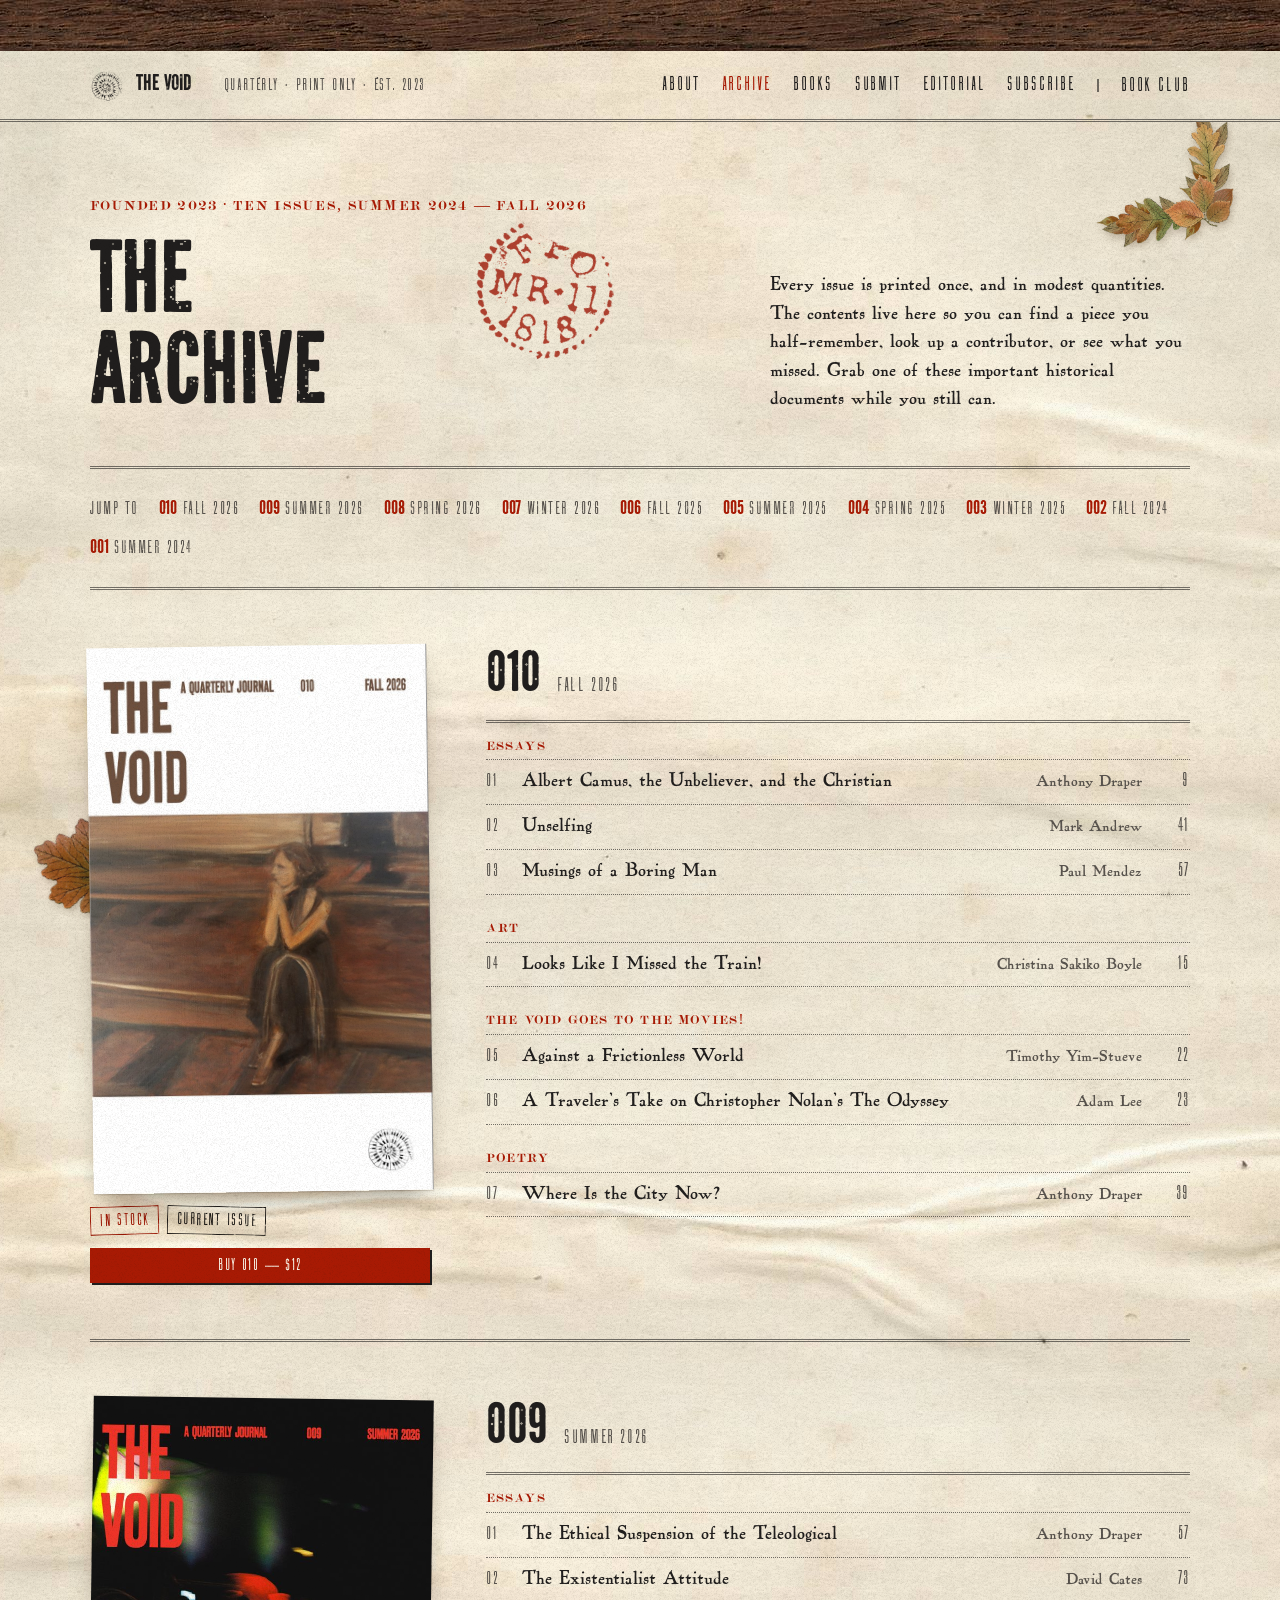
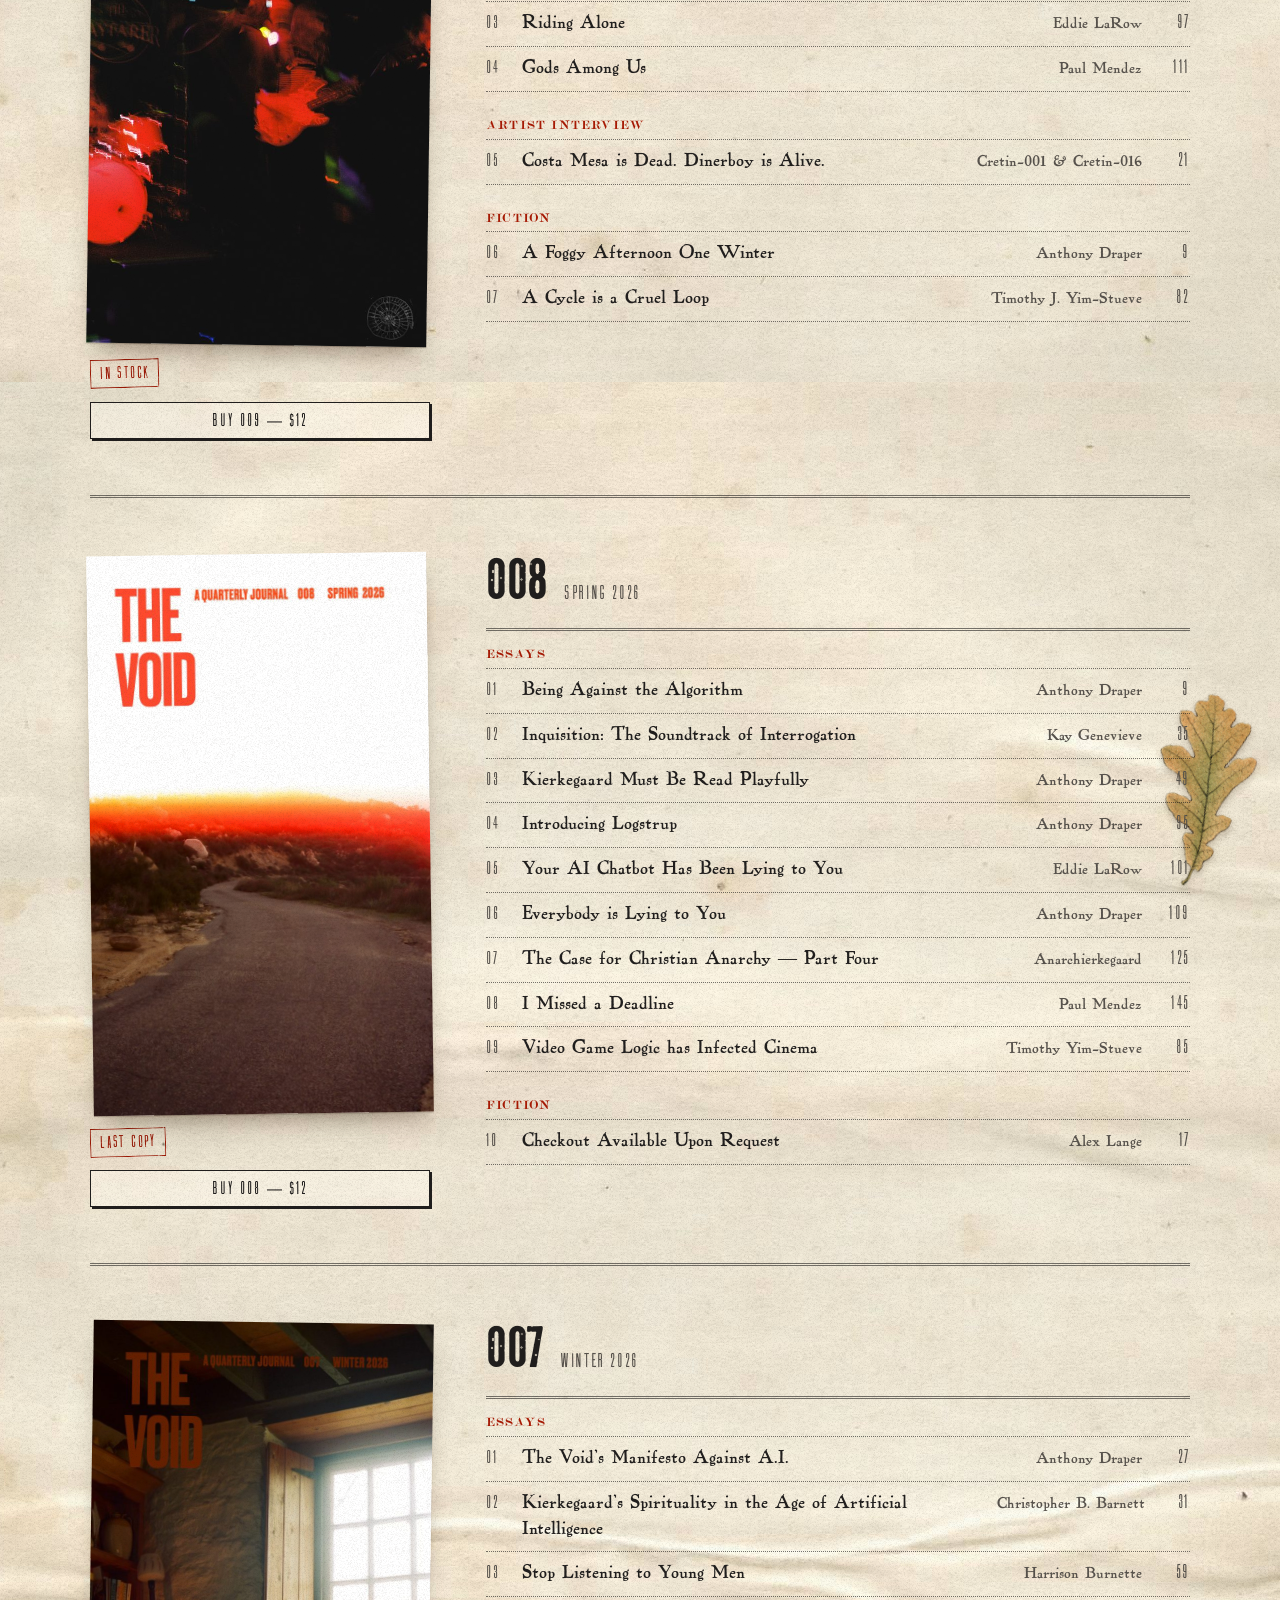
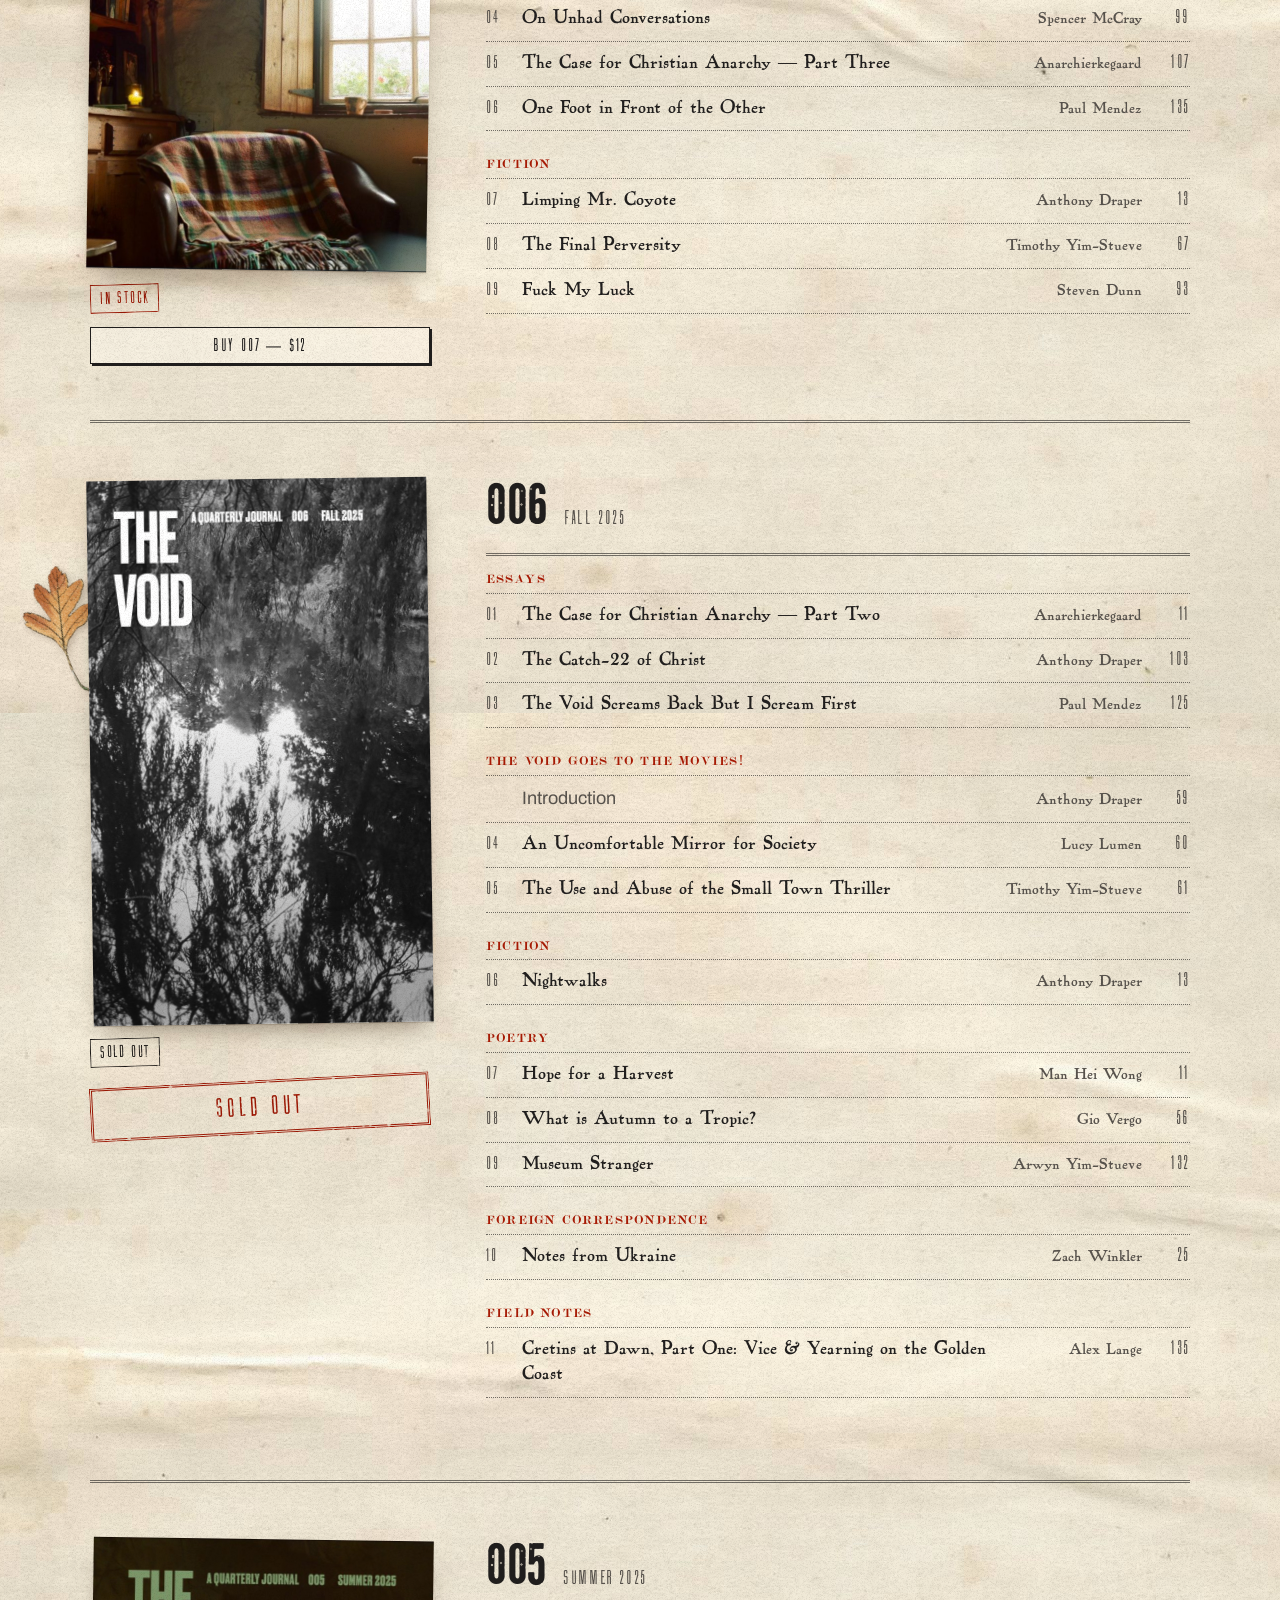
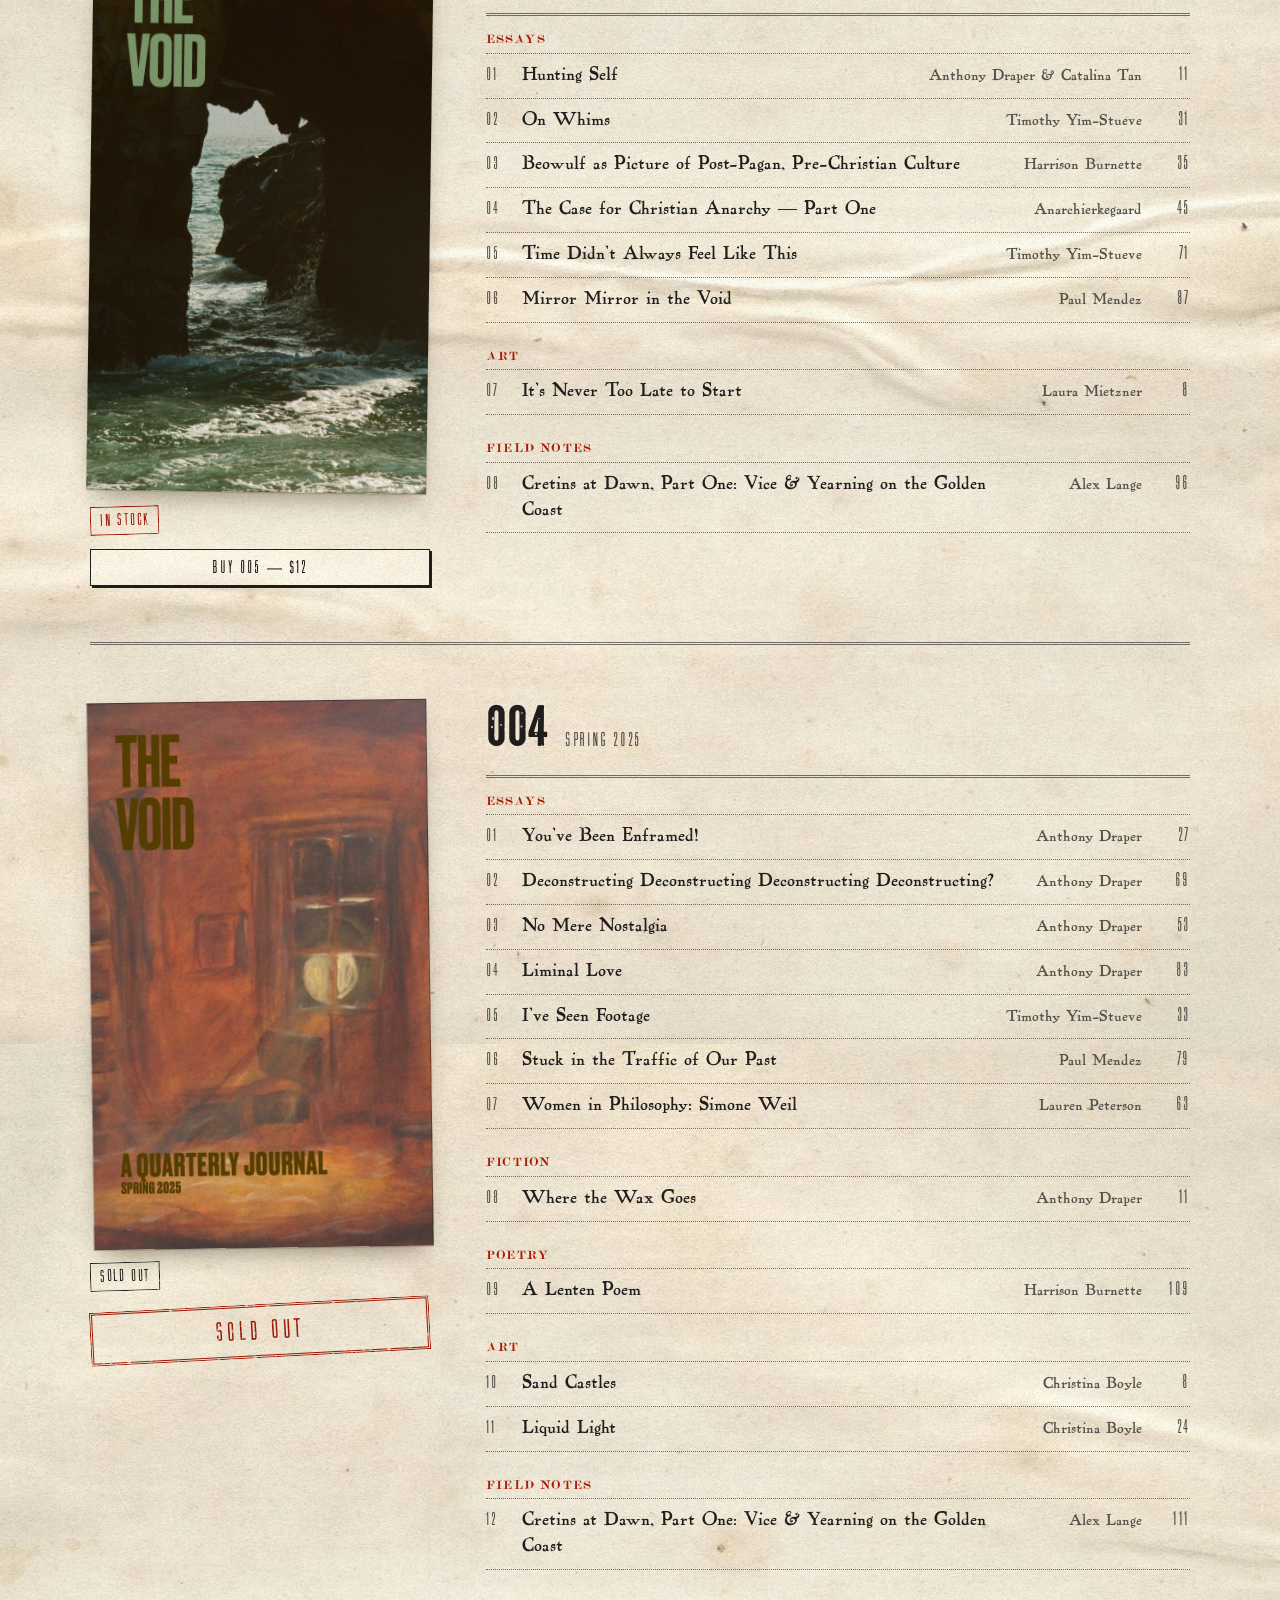
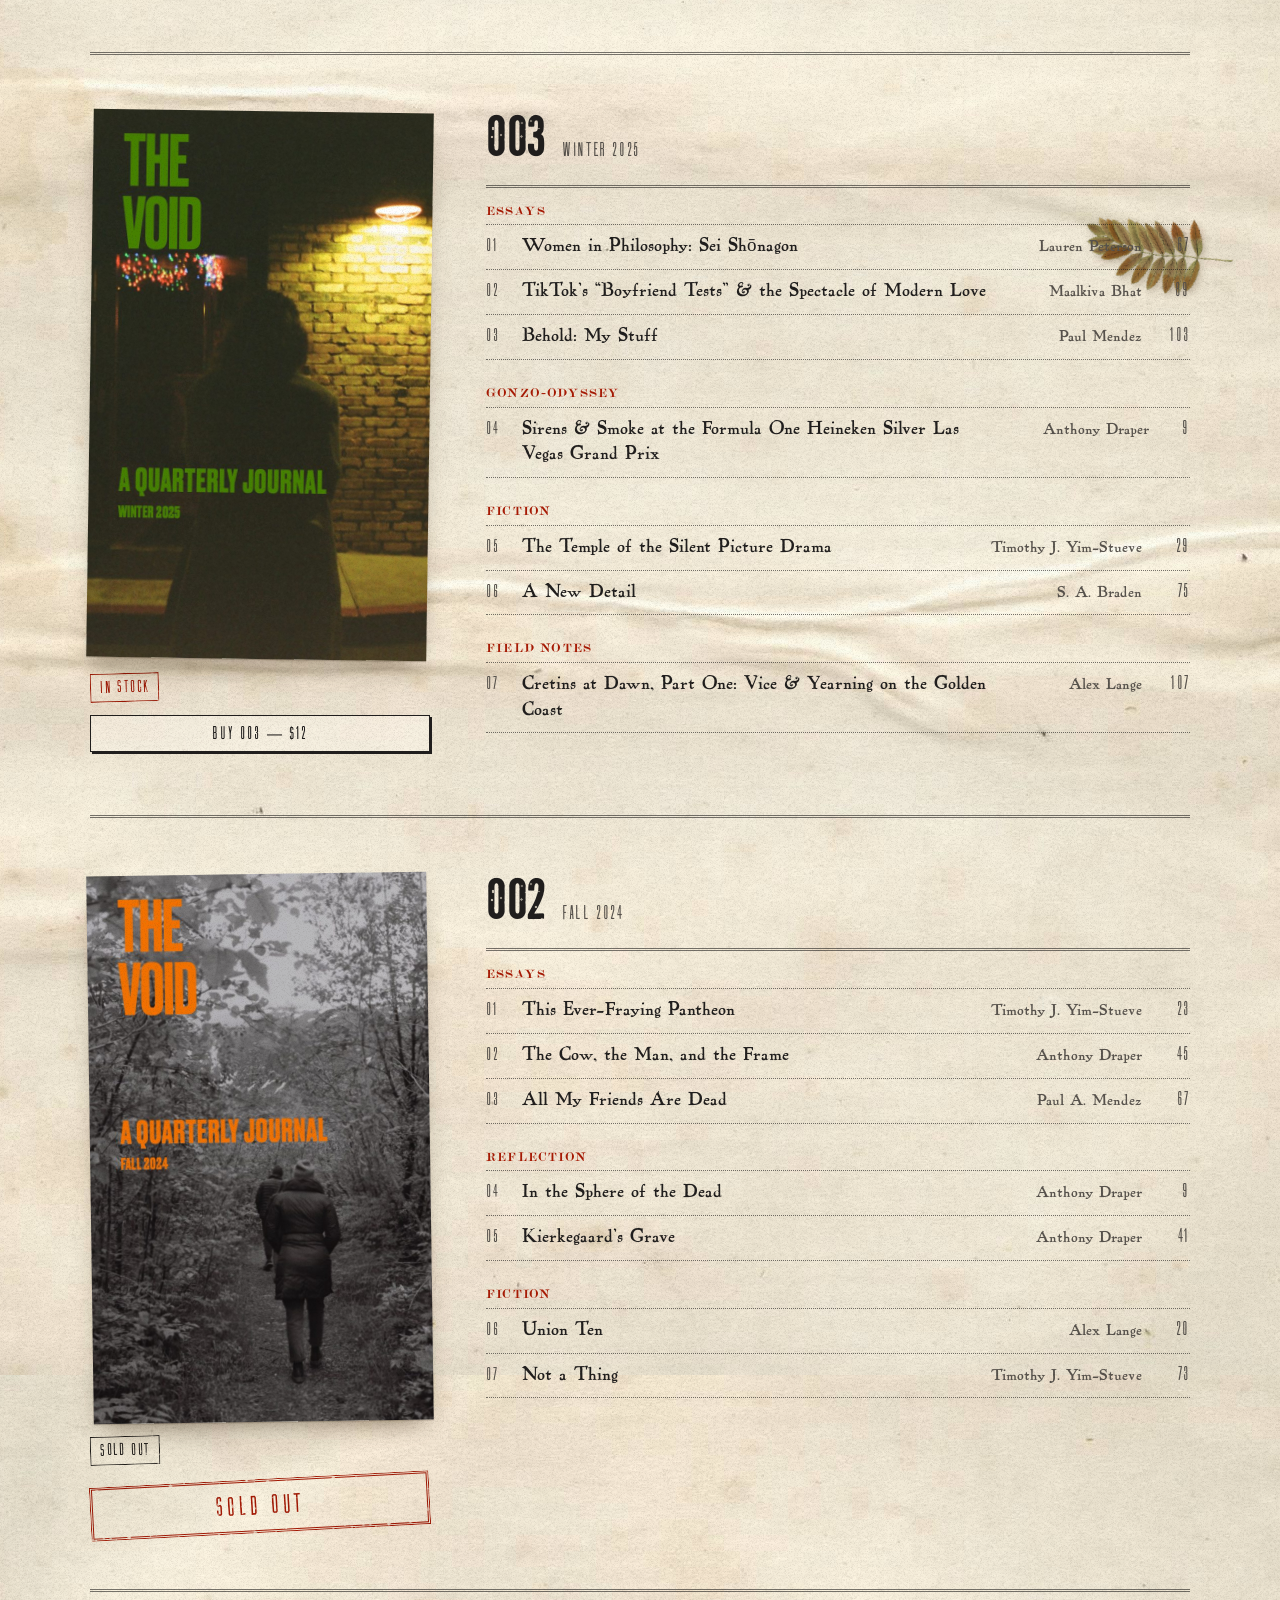
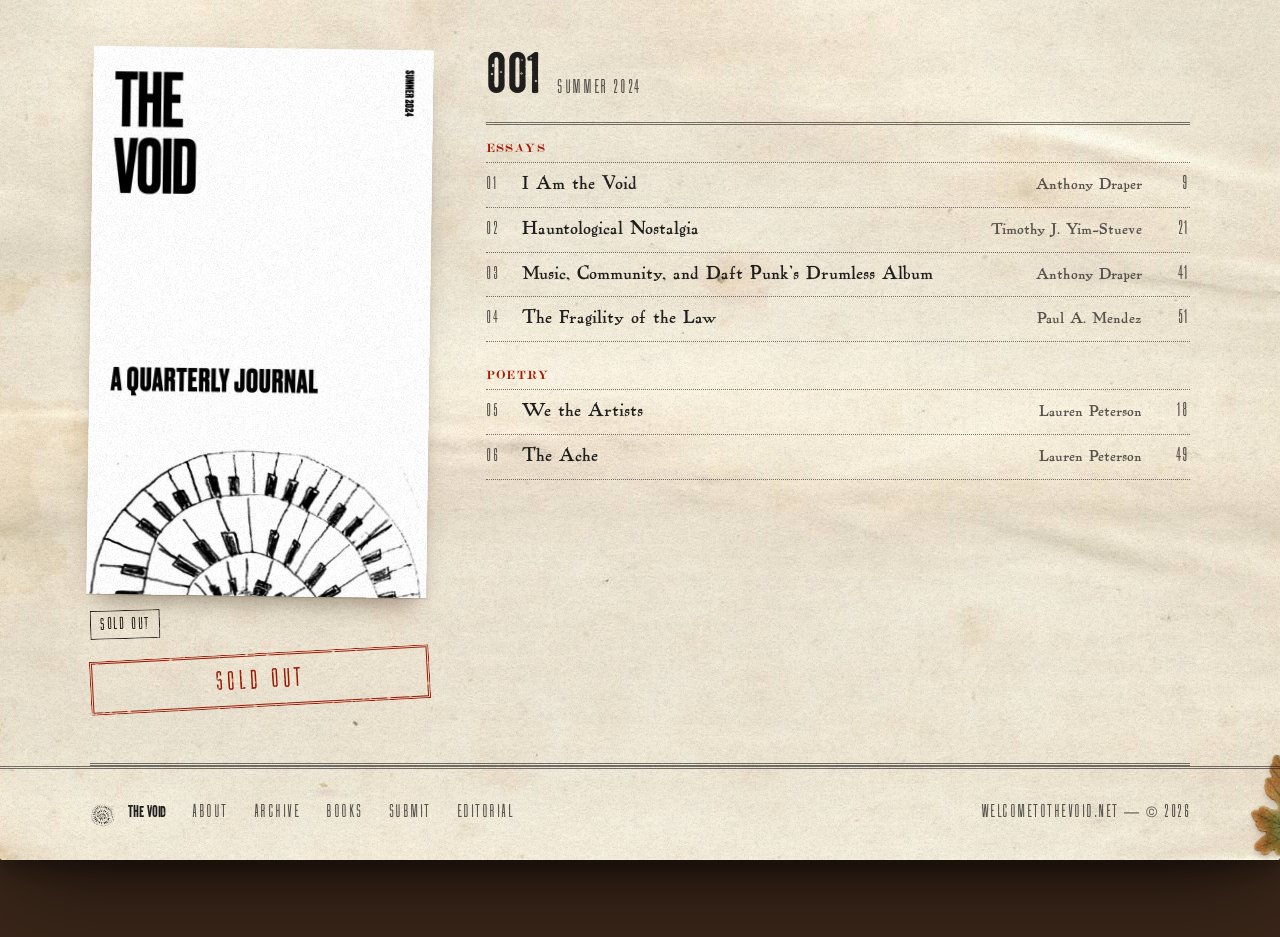
<file: archive.html>
<!DOCTYPE html>
<html lang="en">
<head>
<meta charset="utf-8">
<meta name="viewport" content="width=device-width, initial-scale=1">
<title>Archive — The Void</title>
<meta name="description" content="Every issue of The Void and its contents, Summer 2024 to the present.">
<link rel="icon" type="image/png" href="favicon.png">
<meta property="og:type" content="website">
<meta property="og:site_name" content="The Void">
<meta property="og:title" content="Archive — The Void">
<meta property="og:description" content="Every issue of The Void and its contents, Summer 2024 to the present.">
<meta property="og:url" content="https://welcometothevoid.net/archive.html">
<meta property="og:image" content="https://welcometothevoid.net/og.png">
<meta name="twitter:card" content="summary_large_image">
<link rel="stylesheet" href="base.css">
<link rel="stylesheet" href="texture.css">
<style>
  @media (max-width: 1180px) { .strapline { display: none; } }
  #rotate-hint { display: none; }
  @media (max-width: 860px) and (orientation: portrait) { #rotate-hint { display: flex; } }
  .name-btn:hover, .name-btn:focus-visible { color: var(--ink-red); }
  [hidden] { display: none !important; }
</style>
</head>
<body>
<div class="paper-page" id="rotate-hint" style="position:fixed;inset:0;z-index:9999;flex-direction:column;justify-content:center;padding:40px 28px;gap:18px">
  <p class="kicker" style="font-size:16px;text-transform:uppercase;margin:0">The Void</p>
  <h2 class="inked" style="font-size:40px;line-height:0.95;text-transform:uppercase;font-family:'Void Display',var(--font-heading);letter-spacing:-0.005em;margin:0;border-top:3px double var(--rule);border-bottom:3px double var(--rule);padding:16px 0">Turn your phone sideways</h2>
  <p class="roman" style="font-size:17px;line-height:1.5;margin:0;max-width:34ch;text-wrap:pretty">This page is set on a wide grid. Rotate to landscape for the intended reading experience.</p>
</div>

<div class="paper-page">
  <header class="masthead" style="position:sticky;top:0;z-index:20">
    <div style="max-width:1180px;margin:0 auto;padding:16px 40px;display:flex;align-items:baseline;gap:32px">
      <img src="uploads/opt/void-mark-96.png" alt="The Void" style="width:34px;height:auto;flex:none;align-self:center;margin-right:-20px"><a class="inked" href="index.html" style="font-family:'Void Display',var(--font-heading);font-weight:800;font-size:23px;text-transform:uppercase;letter-spacing:-0.005em;color:var(--ink);text-decoration:none;white-space:nowrap;flex:none">The Void</a>
      <span class="label strapline" style="font-size:14px;text-transform:uppercase;flex:none;white-space:nowrap">Quarterly · Print only · Est. 2023</span>
      <nav style="margin-left:auto;display:flex;flex-wrap:wrap;justify-content:flex-end;row-gap:8px;column-gap:22px;flex:none">
        <a class="nav-link" href="about.html" style="color:var(--ink)">About</a>
        <a class="nav-link" href="archive.html" aria-current="page" style="color:var(--ink-red)">Archive</a>
        <a class="nav-link" href="books.html" style="color:var(--ink)">Books</a>
        <a class="nav-link" href="submit.html" style="color:var(--ink)">Submit</a>
        <a class="nav-link" href="editorial.html" style="color:var(--ink)">Editorial</a>
        <a class="nav-link" href="index.html#subscribe-a" style="color:var(--ink)">Subscribe</a>
        <span style="width:2px;height:13px;align-self:center;background:var(--rule);flex:none"></span>
        <button type="button" class="nav-link" data-open-club style="background:none;border:0;padding:0;color:var(--ink);cursor:pointer;white-space:nowrap;flex:none">Book Club</button>
      </nav>
    </div>
  </header>

  <div id="club" hidden role="dialog" aria-modal="true" aria-label="Anti-Bummer Book Club" style="position:fixed;inset:0;background:rgba(32,30,29,0.55);z-index:60;display:flex;align-items:center;justify-content:center;padding:24px">
      <div style="background:#f3dc5c url('uploads/texture/grain.png') 0 0 / 240px 240px;color:var(--ink);width:400px;max-width:100%;padding:34px 32px 30px;box-shadow:0 18px 40px rgba(32,30,29,0.35);transform:rotate(-1.5deg);position:relative">
        <button type="button" data-close-club aria-label="Close" style="position:absolute;top:10px;right:12px;background:none;border:0;font-family:var(--font-heading);font-size:20px;line-height:1;cursor:pointer;color:var(--color-text);padding:4px">×</button>
        <p class="label" style="font-size:14px;text-transform:uppercase;margin:0 0 14px">Anti-Bummer Book Club</p>
        <p class="roman" style="font-size:18px;line-height:1.5;margin:0 0 22px;text-wrap:pretty">The Void partners with Anti-Bummer Club to present the Anti-Bummer Book Club. Click below for details, which will take you to the Anti-Bummer Club website.</p>
        <a class="btn btn-primary" href="https://www.antibummerclub.com" target="_blank" rel="noopener" style="font-size:17px;padding:12px 18px">Take me there!</a>
      </div>
    </div>

  <div style="max-width:1180px;margin:0 auto;padding:0 40px">
    <section style="padding:72px 0 44px;position:relative;border-bottom:3px double var(--rule);display:grid;grid-template-columns:1fr 420px;gap:56px;align-items:end">
      <div>
        <p class="kicker" style="font-size:16px;text-transform:uppercase;margin:0 0 20px">Founded 2023 · Ten issues, Summer 2024 — Fall 2026</p>
        <h1 class="inked" style="font-size:104px;line-height:0.88;font-family:'Void Display',var(--font-heading);letter-spacing:-0.005em;text-transform:uppercase;margin:0">The<br>Archive</h1>
      </div>
      <img class="stamp" src="uploads/texture/postmark-red.png" alt="" aria-hidden="true" style="width:150px;left:380px;top:90px;transform:rotate(-14deg);opacity:0.85">
      <img class="eph eph-r" src="uploads/texture/season/ephemera-1.png" alt="" aria-hidden="true" style="width:190px;right:-215px;top:-40px;transform:rotate(0deg)">
      <p class="roman" style="font-size:19px;line-height:1.5;margin:0 0 8px;text-wrap:pretty">Every issue is printed once, and in modest quantities. The contents live here so you can find a piece you half-remember, look up a contributor, or see what you missed. Grab one of these important historical documents while you still can.</p>
    </section>


    <nav style="padding:24px 0;border-bottom:3px double var(--rule);display:flex;flex-wrap:wrap;gap:8px 20px;align-items:baseline">
      <span class="label" style="font-size:15px;text-transform:uppercase">Jump to</span>
      <a class="inked" href="#issue-010" style="font-family:'Void Display',var(--font-heading);font-weight:800;font-size:20px;text-decoration:none;letter-spacing:-0.005em">010<span class="label" style="font-size:15px;text-transform:uppercase"> Fall 2026</span></a>
      <a class="inked" href="#issue-009" style="font-family:'Void Display',var(--font-heading);font-weight:800;font-size:20px;text-decoration:none;letter-spacing:-0.005em">009<span class="label" style="font-size:15px;text-transform:uppercase"> Summer 2026</span></a>
      <a class="inked" href="#issue-008" style="font-family:'Void Display',var(--font-heading);font-weight:800;font-size:20px;text-decoration:none;letter-spacing:-0.005em">008<span class="label" style="font-size:15px;text-transform:uppercase"> Spring 2026</span></a>
      <a class="inked" href="#issue-007" style="font-family:'Void Display',var(--font-heading);font-weight:800;font-size:20px;text-decoration:none;letter-spacing:-0.005em">007<span class="label" style="font-size:15px;text-transform:uppercase"> Winter 2026</span></a>
      <a class="inked" href="#issue-006" style="font-family:'Void Display',var(--font-heading);font-weight:800;font-size:20px;text-decoration:none;letter-spacing:-0.005em">006<span class="label" style="font-size:15px;text-transform:uppercase"> Fall 2025</span></a>
      <a class="inked" href="#issue-005" style="font-family:'Void Display',var(--font-heading);font-weight:800;font-size:20px;text-decoration:none;letter-spacing:-0.005em">005<span class="label" style="font-size:15px;text-transform:uppercase"> Summer 2025</span></a>
      <a class="inked" href="#issue-004" style="font-family:'Void Display',var(--font-heading);font-weight:800;font-size:20px;text-decoration:none;letter-spacing:-0.005em">004<span class="label" style="font-size:15px;text-transform:uppercase"> Spring 2025</span></a>
      <a class="inked" href="#issue-003" style="font-family:'Void Display',var(--font-heading);font-weight:800;font-size:20px;text-decoration:none;letter-spacing:-0.005em">003<span class="label" style="font-size:15px;text-transform:uppercase"> Winter 2025</span></a>
      <a class="inked" href="#issue-002" style="font-family:'Void Display',var(--font-heading);font-weight:800;font-size:20px;text-decoration:none;letter-spacing:-0.005em">002<span class="label" style="font-size:15px;text-transform:uppercase"> Fall 2024</span></a>
      <a class="inked" href="#issue-001" style="font-family:'Void Display',var(--font-heading);font-weight:800;font-size:20px;text-decoration:none;letter-spacing:-0.005em">001<span class="label" style="font-size:15px;text-transform:uppercase"> Summer 2024</span></a>
    </nav>

    <section id="issue-010" style="padding:56px 0;position:relative;border-bottom:3px double var(--rule)">
      <img class="eph eph-l" src="uploads/texture/season/ephemera-2.png" alt="" aria-hidden="true" style="width:170px;left:-210px;top:200px;transform:rotate(-18deg)">
      <div style="display:grid;grid-template-columns:340px 1fr;gap:56px">
        <div style="display:flex;flex-direction:column;gap:14px;align-self:start">
          <img class="print print-l" src="uploads/opt/2026-010 Fall Cover.jpg" alt="The Void, Issue 010, Fall 2026" style="width:100%">
          <div style="display:flex;gap:8px;flex-wrap:wrap"><span class="tag tag-accent">In stock</span><span class="tag tag-outline">Current issue</span></div>
          <a class="btn btn-primary btn-block" href="https://buy.stripe.com/14AeVe2zZaTearq8kAgbm0e" target="_blank" rel="noopener" style="margin:0">Buy 010 — $12</a>
        </div>
        <div>
          <div style="display:flex;align-items:baseline;gap:16px;margin-bottom:6px">
            <h2 class="inked" style="font-size:58px;line-height:1;margin:0;font-family:'Void Display',var(--font-heading);letter-spacing:-0.005em">010</h2>
            <span class="label" style="font-size:16px;text-transform:uppercase">Fall 2026</span>
          </div>
          <hr class="hr">
          <h3 class="kicker" style="font-size:15px;text-transform:uppercase;margin:0 0 4px">Essays</h3><ul style="list-style:none;margin:0 0 26px;padding:0"><li style="display:flex;align-items:baseline;gap:10px;padding:9px 0;border-top:1px dotted var(--rule)"><span class="label" style="width:26px;flex:none;font-size:15px;font-variant-numeric:tabular-nums">01</span><span class="entry" style="font-size:19px">Albert Camus, the Unbeliever, and the Christian</span><span style="flex:1;min-width:20px"></span><span class="roman-meta" style="font-size:16px;white-space:nowrap">Anthony Draper</span><span class="label" style="width:38px;text-align:right;font-size:16px;font-variant-numeric:tabular-nums">9</span></li><li style="display:flex;align-items:baseline;gap:10px;padding:9px 0;border-top:1px dotted var(--rule)"><span class="label" style="width:26px;flex:none;font-size:15px;font-variant-numeric:tabular-nums">02</span><span class="entry" style="font-size:19px">Unselfing</span><span style="flex:1;min-width:20px"></span><span class="roman-meta" style="font-size:16px;white-space:nowrap">Mark Andrew</span><span class="label" style="width:38px;text-align:right;font-size:16px;font-variant-numeric:tabular-nums">41</span></li><li style="display:flex;align-items:baseline;gap:10px;padding:9px 0;border-top:1px dotted var(--rule);border-bottom:1px dotted var(--rule)"><span class="label" style="width:26px;flex:none;font-size:15px;font-variant-numeric:tabular-nums">03</span><span class="entry" style="font-size:19px">Musings of a Boring Man</span><span style="flex:1;min-width:20px"></span><span class="roman-meta" style="font-size:16px;white-space:nowrap">Paul Mendez</span><span class="label" style="width:38px;text-align:right;font-size:16px;font-variant-numeric:tabular-nums">57</span></li></ul><h3 class="kicker" style="font-size:15px;text-transform:uppercase;margin:0 0 4px">Art</h3><ul style="list-style:none;margin:0 0 26px;padding:0"><li style="display:flex;align-items:baseline;gap:10px;padding:9px 0;border-top:1px dotted var(--rule);border-bottom:1px dotted var(--rule)"><span class="label" style="width:26px;flex:none;font-size:15px;font-variant-numeric:tabular-nums">04</span><span class="entry" style="font-size:19px">Looks Like I Missed the Train!</span><span style="flex:1;min-width:20px"></span><span class="roman-meta" style="font-size:16px;white-space:nowrap">Christina Sakiko Boyle</span><span class="label" style="width:38px;text-align:right;font-size:16px;font-variant-numeric:tabular-nums">15</span></li></ul><h3 class="kicker" style="font-size:15px;text-transform:uppercase;margin:0 0 4px">The Void Goes to the Movies!</h3><ul style="list-style:none;margin:0 0 26px;padding:0"><li style="display:flex;align-items:baseline;gap:10px;padding:9px 0;border-top:1px dotted var(--rule)"><span class="label" style="width:26px;flex:none;font-size:15px;font-variant-numeric:tabular-nums">05</span><span class="entry" style="font-size:19px">Against a Frictionless World</span><span style="flex:1;min-width:20px"></span><span class="roman-meta" style="font-size:16px;white-space:nowrap">Timothy Yim-Stueve</span><span class="label" style="width:38px;text-align:right;font-size:16px;font-variant-numeric:tabular-nums">22</span></li><li style="display:flex;align-items:baseline;gap:10px;padding:9px 0;border-top:1px dotted var(--rule);border-bottom:1px dotted var(--rule)"><span class="label" style="width:26px;flex:none;font-size:15px;font-variant-numeric:tabular-nums">06</span><span class="entry" style="font-size:19px">A Traveler&rsquo;s Take on Christopher Nolan&rsquo;s The Odyssey</span><span style="flex:1;min-width:20px"></span><span class="roman-meta" style="font-size:16px;white-space:nowrap">Adam Lee</span><span class="label" style="width:38px;text-align:right;font-size:16px;font-variant-numeric:tabular-nums">23</span></li></ul><h3 class="kicker" style="font-size:15px;text-transform:uppercase;margin:0 0 4px">Poetry</h3><ul style="list-style:none;margin:0 0 26px;padding:0"><li style="display:flex;align-items:baseline;gap:10px;padding:9px 0;border-top:1px dotted var(--rule);border-bottom:1px dotted var(--rule)"><span class="label" style="width:26px;flex:none;font-size:15px;font-variant-numeric:tabular-nums">07</span><span class="entry" style="font-size:19px">Where Is the City Now?</span><span style="flex:1;min-width:20px"></span><span class="roman-meta" style="font-size:16px;white-space:nowrap">Anthony Draper</span><span class="label" style="width:38px;text-align:right;font-size:16px;font-variant-numeric:tabular-nums">39</span></li></ul>
        </div>
      </div>
    </section>

    <section id="issue-009" style="padding:56px 0;border-bottom:3px double var(--rule)">
      <div style="display:grid;grid-template-columns:340px 1fr;gap:56px">
        <div style="display:flex;flex-direction:column;gap:14px;align-self:start">
          <img class="print print-r" src="uploads/opt/cover_art-1785428999507.jpg" alt="The Void, Issue 009, Summer 2026" style="width:100%">
          <div style="display:flex;gap:8px;flex-wrap:wrap"><span class="tag tag-accent">In stock</span></div>
          <a class="btn btn-secondary btn-block" href="https://buy.stripe.com/00w8wQ3E37H28jicAQgbm0b" target="_blank" rel="noopener" style="margin:0">Buy 009 — $12</a>
        </div>
        <div>
          <div style="display:flex;align-items:baseline;gap:16px;margin-bottom:6px">
            <h2 class="inked" style="font-size:58px;line-height:1;margin:0;font-family:'Void Display',var(--font-heading);letter-spacing:-0.005em">009</h2>
            <span class="label" style="font-size:16px;text-transform:uppercase">Summer 2026</span>
          </div>
          <hr class="hr">
          <h3 class="kicker" style="font-size:15px;text-transform:uppercase;margin:0 0 4px">Essays</h3><ul style="list-style:none;margin:0 0 26px;padding:0"><li style="display:flex;align-items:baseline;gap:10px;padding:9px 0;border-top:1px dotted var(--rule)"><span class="label" style="width:26px;flex:none;font-size:15px;font-variant-numeric:tabular-nums">01</span><span class="entry" style="font-size:19px">The Ethical Suspension of the Teleological</span><span style="flex:1;min-width:20px"></span><span class="roman-meta" style="font-size:16px;white-space:nowrap">Anthony Draper</span><span class="label" style="width:38px;text-align:right;font-size:16px;font-variant-numeric:tabular-nums">57</span></li><li style="display:flex;align-items:baseline;gap:10px;padding:9px 0;border-top:1px dotted var(--rule)"><span class="label" style="width:26px;flex:none;font-size:15px;font-variant-numeric:tabular-nums">02</span><span class="entry" style="font-size:19px">The Existentialist Attitude</span><span style="flex:1;min-width:20px"></span><span class="roman-meta" style="font-size:16px;white-space:nowrap">David Cates</span><span class="label" style="width:38px;text-align:right;font-size:16px;font-variant-numeric:tabular-nums">73</span></li><li style="display:flex;align-items:baseline;gap:10px;padding:9px 0;border-top:1px dotted var(--rule)"><span class="label" style="width:26px;flex:none;font-size:15px;font-variant-numeric:tabular-nums">03</span><span class="entry" style="font-size:19px">Riding Alone</span><span style="flex:1;min-width:20px"></span><span class="roman-meta" style="font-size:16px;white-space:nowrap">Eddie LaRow</span><span class="label" style="width:38px;text-align:right;font-size:16px;font-variant-numeric:tabular-nums">97</span></li><li style="display:flex;align-items:baseline;gap:10px;padding:9px 0;border-top:1px dotted var(--rule);border-bottom:1px dotted var(--rule)"><span class="label" style="width:26px;flex:none;font-size:15px;font-variant-numeric:tabular-nums">04</span><span class="entry" style="font-size:19px">Gods Among Us</span><span style="flex:1;min-width:20px"></span><span class="roman-meta" style="font-size:16px;white-space:nowrap">Paul Mendez</span><span class="label" style="width:38px;text-align:right;font-size:16px;font-variant-numeric:tabular-nums">111</span></li></ul><h3 class="kicker" style="font-size:15px;text-transform:uppercase;margin:0 0 4px">Artist Interview</h3><ul style="list-style:none;margin:0 0 26px;padding:0"><li style="display:flex;align-items:baseline;gap:10px;padding:9px 0;border-top:1px dotted var(--rule);border-bottom:1px dotted var(--rule)"><span class="label" style="width:26px;flex:none;font-size:15px;font-variant-numeric:tabular-nums">05</span><span class="entry" style="font-size:19px">Costa Mesa is Dead. Dinerboy is Alive.</span><span style="flex:1;min-width:20px"></span><span class="roman-meta" style="font-size:16px;white-space:nowrap">Cretin-001 &amp; Cretin-016</span><span class="label" style="width:38px;text-align:right;font-size:16px;font-variant-numeric:tabular-nums">21</span></li></ul><h3 class="kicker" style="font-size:15px;text-transform:uppercase;margin:0 0 4px">Fiction</h3><ul style="list-style:none;margin:0 0 26px;padding:0"><li style="display:flex;align-items:baseline;gap:10px;padding:9px 0;border-top:1px dotted var(--rule)"><span class="label" style="width:26px;flex:none;font-size:15px;font-variant-numeric:tabular-nums">06</span><span class="entry" style="font-size:19px">A Foggy Afternoon One Winter</span><span style="flex:1;min-width:20px"></span><span class="roman-meta" style="font-size:16px;white-space:nowrap">Anthony Draper</span><span class="label" style="width:38px;text-align:right;font-size:16px;font-variant-numeric:tabular-nums">9</span></li><li style="display:flex;align-items:baseline;gap:10px;padding:9px 0;border-top:1px dotted var(--rule);border-bottom:1px dotted var(--rule)"><span class="label" style="width:26px;flex:none;font-size:15px;font-variant-numeric:tabular-nums">07</span><span class="entry" style="font-size:19px">A Cycle is a Cruel Loop</span><span style="flex:1;min-width:20px"></span><span class="roman-meta" style="font-size:16px;white-space:nowrap">Timothy J. Yim-Stueve</span><span class="label" style="width:38px;text-align:right;font-size:16px;font-variant-numeric:tabular-nums">82</span></li></ul>
        </div>
      </div>
    </section>

    <section id="issue-008" style="padding:56px 0;position:relative;border-bottom:3px double var(--rule)">
      <img class="eph eph-r" src="uploads/texture/season/ephemera-3.png" alt="" aria-hidden="true" style="width:130px;right:-170px;top:160px;transform:rotate(24deg)">
      <div style="display:grid;grid-template-columns:340px 1fr;gap:56px">
        <div style="display:flex;flex-direction:column;gap:14px;align-self:start">
          <img class="print print-l" src="uploads/opt/2026-008 Spring Cover.jpg" alt="The Void, Issue 008, Spring 2026" style="width:100%">
          <div style="display:flex;gap:8px;flex-wrap:wrap"><span class="tag tag-accent">Last copy</span></div>
          <a class="btn btn-secondary btn-block" href="https://buy.stripe.com/eVq7sM3E3bXifLKdEUgbm0d" target="_blank" rel="noopener" style="margin:0">Buy 008 — $12</a>
        </div>
        <div>
          <div style="display:flex;align-items:baseline;gap:16px;margin-bottom:6px">
            <h2 class="inked" style="font-size:58px;line-height:1;margin:0;font-family:'Void Display',var(--font-heading);letter-spacing:-0.005em">008</h2>
            <span class="label" style="font-size:16px;text-transform:uppercase">Spring 2026</span>
          </div>
          <hr class="hr">
          <h3 class="kicker" style="font-size:15px;text-transform:uppercase;margin:0 0 4px">Essays</h3><ul style="list-style:none;margin:0 0 26px;padding:0"><li style="display:flex;align-items:baseline;gap:10px;padding:9px 0;border-top:1px dotted var(--rule)"><span class="label" style="width:26px;flex:none;font-size:15px;font-variant-numeric:tabular-nums">01</span><span class="entry" style="font-size:19px">Being Against the Algorithm</span><span style="flex:1;min-width:20px"></span><span class="roman-meta" style="font-size:16px;white-space:nowrap">Anthony Draper</span><span class="label" style="width:38px;text-align:right;font-size:16px;font-variant-numeric:tabular-nums">9</span></li><li style="display:flex;align-items:baseline;gap:10px;padding:9px 0;border-top:1px dotted var(--rule)"><span class="label" style="width:26px;flex:none;font-size:15px;font-variant-numeric:tabular-nums">02</span><span class="entry" style="font-size:19px">Inquisition: The Soundtrack of Interrogation</span><span style="flex:1;min-width:20px"></span><span class="roman-meta" style="font-size:16px;white-space:nowrap">Kay Genevieve</span><span class="label" style="width:38px;text-align:right;font-size:16px;font-variant-numeric:tabular-nums">35</span></li><li style="display:flex;align-items:baseline;gap:10px;padding:9px 0;border-top:1px dotted var(--rule)"><span class="label" style="width:26px;flex:none;font-size:15px;font-variant-numeric:tabular-nums">03</span><span class="entry" style="font-size:19px">Kierkegaard Must Be Read Playfully</span><span style="flex:1;min-width:20px"></span><span class="roman-meta" style="font-size:16px;white-space:nowrap">Anthony Draper</span><span class="label" style="width:38px;text-align:right;font-size:16px;font-variant-numeric:tabular-nums">49</span></li><li style="display:flex;align-items:baseline;gap:10px;padding:9px 0;border-top:1px dotted var(--rule)"><span class="label" style="width:26px;flex:none;font-size:15px;font-variant-numeric:tabular-nums">04</span><span class="entry" style="font-size:19px">Introducing Løgstrup</span><span style="flex:1;min-width:20px"></span><span class="roman-meta" style="font-size:16px;white-space:nowrap">Anthony Draper</span><span class="label" style="width:38px;text-align:right;font-size:16px;font-variant-numeric:tabular-nums">95</span></li><li style="display:flex;align-items:baseline;gap:10px;padding:9px 0;border-top:1px dotted var(--rule)"><span class="label" style="width:26px;flex:none;font-size:15px;font-variant-numeric:tabular-nums">05</span><span class="entry" style="font-size:19px">Your AI Chatbot Has Been Lying to You</span><span style="flex:1;min-width:20px"></span><span class="roman-meta" style="font-size:16px;white-space:nowrap">Eddie LaRow</span><span class="label" style="width:38px;text-align:right;font-size:16px;font-variant-numeric:tabular-nums">101</span></li><li style="display:flex;align-items:baseline;gap:10px;padding:9px 0;border-top:1px dotted var(--rule)"><span class="label" style="width:26px;flex:none;font-size:15px;font-variant-numeric:tabular-nums">06</span><span class="entry" style="font-size:19px">Everybody is Lying to You</span><span style="flex:1;min-width:20px"></span><span class="roman-meta" style="font-size:16px;white-space:nowrap">Anthony Draper</span><span class="label" style="width:38px;text-align:right;font-size:16px;font-variant-numeric:tabular-nums">109</span></li><li style="display:flex;align-items:baseline;gap:10px;padding:9px 0;border-top:1px dotted var(--rule)"><span class="label" style="width:26px;flex:none;font-size:15px;font-variant-numeric:tabular-nums">07</span><span class="entry" style="font-size:19px">The Case for Christian Anarchy — Part Four</span><span style="flex:1;min-width:20px"></span><span class="roman-meta" style="font-size:16px;white-space:nowrap">Anarchierkegaard</span><span class="label" style="width:38px;text-align:right;font-size:16px;font-variant-numeric:tabular-nums">125</span></li><li style="display:flex;align-items:baseline;gap:10px;padding:9px 0;border-top:1px dotted var(--rule)"><span class="label" style="width:26px;flex:none;font-size:15px;font-variant-numeric:tabular-nums">08</span><span class="entry" style="font-size:19px">I Missed a Deadline</span><span style="flex:1;min-width:20px"></span><span class="roman-meta" style="font-size:16px;white-space:nowrap">Paul Mendez</span><span class="label" style="width:38px;text-align:right;font-size:16px;font-variant-numeric:tabular-nums">145</span></li><li style="display:flex;align-items:baseline;gap:10px;padding:9px 0;border-top:1px dotted var(--rule);border-bottom:1px dotted var(--rule)"><span class="label" style="width:26px;flex:none;font-size:15px;font-variant-numeric:tabular-nums">09</span><span class="entry" style="font-size:19px">Video Game Logic has Infected Cinema</span><span style="flex:1;min-width:20px"></span><span class="roman-meta" style="font-size:16px;white-space:nowrap">Timothy Yim-Stueve</span><span class="label" style="width:38px;text-align:right;font-size:16px;font-variant-numeric:tabular-nums">85</span></li></ul><h3 class="kicker" style="font-size:15px;text-transform:uppercase;margin:0 0 4px">Fiction</h3><ul style="list-style:none;margin:0 0 26px;padding:0"><li style="display:flex;align-items:baseline;gap:10px;padding:9px 0;border-top:1px dotted var(--rule);border-bottom:1px dotted var(--rule)"><span class="label" style="width:26px;flex:none;font-size:15px;font-variant-numeric:tabular-nums">10</span><span class="entry" style="font-size:19px">Checkout Available Upon Request</span><span style="flex:1;min-width:20px"></span><span class="roman-meta" style="font-size:16px;white-space:nowrap">Alex Lange</span><span class="label" style="width:38px;text-align:right;font-size:16px;font-variant-numeric:tabular-nums">17</span></li></ul>
        </div>
      </div>
    </section>

    <section id="issue-007" style="padding:56px 0;border-bottom:3px double var(--rule)">
      <div style="display:grid;grid-template-columns:340px 1fr;gap:56px">
        <div style="display:flex;flex-direction:column;gap:14px;align-self:start">
          <img class="print print-r" src="uploads/opt/2026-007 Winter Cover.jpg" alt="The Void, Issue 007, Winter 2026" style="width:100%">
          <div style="display:flex;gap:8px;flex-wrap:wrap"><span class="tag tag-accent">In stock</span></div>
          <a class="btn btn-secondary btn-block" href="https://buy.stripe.com/aFa9AUb6v9Pa9nm44kgbm0a" target="_blank" rel="noopener" style="margin:0">Buy 007 — $12</a>
        </div>
        <div>
          <div style="display:flex;align-items:baseline;gap:16px;margin-bottom:6px">
            <h2 class="inked" style="font-size:58px;line-height:1;margin:0;font-family:'Void Display',var(--font-heading);letter-spacing:-0.005em">007</h2>
            <span class="label" style="font-size:16px;text-transform:uppercase">Winter 2026</span>
          </div>
          <hr class="hr">
          <h3 class="kicker" style="font-size:15px;text-transform:uppercase;margin:0 0 4px">Essays</h3><ul style="list-style:none;margin:0 0 26px;padding:0"><li style="display:flex;align-items:baseline;gap:10px;padding:9px 0;border-top:1px dotted var(--rule)"><span class="label" style="width:26px;flex:none;font-size:15px;font-variant-numeric:tabular-nums">01</span><span class="entry" style="font-size:19px">The Void's Manifesto Against A.I.</span><span style="flex:1;min-width:20px"></span><span class="roman-meta" style="font-size:16px;white-space:nowrap">Anthony Draper</span><span class="label" style="width:38px;text-align:right;font-size:16px;font-variant-numeric:tabular-nums">27</span></li><li style="display:flex;align-items:baseline;gap:10px;padding:9px 0;border-top:1px dotted var(--rule)"><span class="label" style="width:26px;flex:none;font-size:15px;font-variant-numeric:tabular-nums">02</span><span class="entry" style="font-size:19px">Kierkegaard's Spirituality in the Age of Artificial Intelligence</span><span style="flex:1;min-width:20px"></span><span class="roman-meta" style="font-size:16px;white-space:nowrap">Christopher B. Barnett</span><span class="label" style="width:38px;text-align:right;font-size:16px;font-variant-numeric:tabular-nums">31</span></li><li style="display:flex;align-items:baseline;gap:10px;padding:9px 0;border-top:1px dotted var(--rule)"><span class="label" style="width:26px;flex:none;font-size:15px;font-variant-numeric:tabular-nums">03</span><span class="entry" style="font-size:19px">Stop Listening to Young Men</span><span style="flex:1;min-width:20px"></span><span class="roman-meta" style="font-size:16px;white-space:nowrap">Harrison Burnette</span><span class="label" style="width:38px;text-align:right;font-size:16px;font-variant-numeric:tabular-nums">59</span></li><li style="display:flex;align-items:baseline;gap:10px;padding:9px 0;border-top:1px dotted var(--rule)"><span class="label" style="width:26px;flex:none;font-size:15px;font-variant-numeric:tabular-nums">04</span><span class="entry" style="font-size:19px">On Unhad Conversations</span><span style="flex:1;min-width:20px"></span><span class="roman-meta" style="font-size:16px;white-space:nowrap">Spencer McCray</span><span class="label" style="width:38px;text-align:right;font-size:16px;font-variant-numeric:tabular-nums">99</span></li><li style="display:flex;align-items:baseline;gap:10px;padding:9px 0;border-top:1px dotted var(--rule)"><span class="label" style="width:26px;flex:none;font-size:15px;font-variant-numeric:tabular-nums">05</span><span class="entry" style="font-size:19px">The Case for Christian Anarchy — Part Three</span><span style="flex:1;min-width:20px"></span><span class="roman-meta" style="font-size:16px;white-space:nowrap">Anarchierkegaard</span><span class="label" style="width:38px;text-align:right;font-size:16px;font-variant-numeric:tabular-nums">107</span></li><li style="display:flex;align-items:baseline;gap:10px;padding:9px 0;border-top:1px dotted var(--rule);border-bottom:1px dotted var(--rule)"><span class="label" style="width:26px;flex:none;font-size:15px;font-variant-numeric:tabular-nums">06</span><span class="entry" style="font-size:19px">One Foot in Front of the Other</span><span style="flex:1;min-width:20px"></span><span class="roman-meta" style="font-size:16px;white-space:nowrap">Paul Mendez</span><span class="label" style="width:38px;text-align:right;font-size:16px;font-variant-numeric:tabular-nums">135</span></li></ul><h3 class="kicker" style="font-size:15px;text-transform:uppercase;margin:0 0 4px">Fiction</h3><ul style="list-style:none;margin:0 0 26px;padding:0"><li style="display:flex;align-items:baseline;gap:10px;padding:9px 0;border-top:1px dotted var(--rule)"><span class="label" style="width:26px;flex:none;font-size:15px;font-variant-numeric:tabular-nums">07</span><span class="entry" style="font-size:19px">Limping Mr. Coyote</span><span style="flex:1;min-width:20px"></span><span class="roman-meta" style="font-size:16px;white-space:nowrap">Anthony Draper</span><span class="label" style="width:38px;text-align:right;font-size:16px;font-variant-numeric:tabular-nums">13</span></li><li style="display:flex;align-items:baseline;gap:10px;padding:9px 0;border-top:1px dotted var(--rule)"><span class="label" style="width:26px;flex:none;font-size:15px;font-variant-numeric:tabular-nums">08</span><span class="entry" style="font-size:19px">The Final Perversity</span><span style="flex:1;min-width:20px"></span><span class="roman-meta" style="font-size:16px;white-space:nowrap">Timothy Yim-Stueve</span><span class="label" style="width:38px;text-align:right;font-size:16px;font-variant-numeric:tabular-nums">67</span></li><li style="display:flex;align-items:baseline;gap:10px;padding:9px 0;border-top:1px dotted var(--rule);border-bottom:1px dotted var(--rule)"><span class="label" style="width:26px;flex:none;font-size:15px;font-variant-numeric:tabular-nums">09</span><span class="entry" style="font-size:19px">Fuck My Luck</span><span style="flex:1;min-width:20px"></span><span class="roman-meta" style="font-size:16px;white-space:nowrap">Steven Dunn</span><span class="label" style="width:38px;text-align:right;font-size:16px;font-variant-numeric:tabular-nums">93</span></li></ul>
        </div>
      </div>
    </section>

    <section id="issue-006" style="padding:56px 0;position:relative;border-bottom:3px double var(--rule)">
      <img class="eph eph-l" src="uploads/texture/season/ephemera-4.png" alt="" aria-hidden="true" style="width:100px;left:-150px;top:120px;transform:rotate(-30deg)">
      <div style="display:grid;grid-template-columns:340px 1fr;gap:56px">
        <div style="display:flex;flex-direction:column;gap:14px;align-self:start">
          <img class="print print-l" src="uploads/opt/2025-006 Fall Cover.jpg" alt="The Void, Issue 006, Fall 2025" style="width:100%">
          <div style="display:flex;gap:8px;flex-wrap:wrap"><span class="tag tag-outline">Sold out</span></div>
          <span class="sold-out">Sold out</span>
        </div>
        <div>
          <div style="display:flex;align-items:baseline;gap:16px;margin-bottom:6px">
            <h2 class="inked" style="font-size:58px;line-height:1;margin:0;font-family:'Void Display',var(--font-heading);letter-spacing:-0.005em">006</h2>
            <span class="label" style="font-size:16px;text-transform:uppercase">Fall 2025</span>
          </div>
          <hr class="hr">
          <h3 class="kicker" style="font-size:15px;text-transform:uppercase;margin:0 0 4px">Essays</h3><ul style="list-style:none;margin:0 0 26px;padding:0"><li style="display:flex;align-items:baseline;gap:10px;padding:9px 0;border-top:1px dotted var(--rule)"><span class="label" style="width:26px;flex:none;font-size:15px;font-variant-numeric:tabular-nums">01</span><span class="entry" style="font-size:19px">The Case for Christian Anarchy — Part Two</span><span style="flex:1;min-width:20px"></span><span class="roman-meta" style="font-size:16px;white-space:nowrap">Anarchierkegaard</span><span class="label" style="width:38px;text-align:right;font-size:16px;font-variant-numeric:tabular-nums">11</span></li><li style="display:flex;align-items:baseline;gap:10px;padding:9px 0;border-top:1px dotted var(--rule)"><span class="label" style="width:26px;flex:none;font-size:15px;font-variant-numeric:tabular-nums">02</span><span class="entry" style="font-size:19px">The Catch-22 of Christ</span><span style="flex:1;min-width:20px"></span><span class="roman-meta" style="font-size:16px;white-space:nowrap">Anthony Draper</span><span class="label" style="width:38px;text-align:right;font-size:16px;font-variant-numeric:tabular-nums">103</span></li><li style="display:flex;align-items:baseline;gap:10px;padding:9px 0;border-top:1px dotted var(--rule);border-bottom:1px dotted var(--rule)"><span class="label" style="width:26px;flex:none;font-size:15px;font-variant-numeric:tabular-nums">03</span><span class="entry" style="font-size:19px">The Void Screams Back But I Scream First</span><span style="flex:1;min-width:20px"></span><span class="roman-meta" style="font-size:16px;white-space:nowrap">Paul Mendez</span><span class="label" style="width:38px;text-align:right;font-size:16px;font-variant-numeric:tabular-nums">125</span></li></ul><h3 class="kicker" style="font-size:15px;text-transform:uppercase;margin:0 0 4px">The Void Goes to the Movies!</h3><ul style="list-style:none;margin:0 0 26px;padding:0"><li style="display:flex;align-items:baseline;gap:10px;padding:9px 0;border-top:1px dotted var(--rule)"><span style="width:26px;flex:none"></span><span style="font-size:18px;color:#57524c">Introduction</span><span style="flex:1;min-width:20px"></span><span class="roman-meta" style="font-size:16px;white-space:nowrap">Anthony Draper</span><span class="label" style="width:38px;text-align:right;font-size:16px;font-variant-numeric:tabular-nums">59</span></li><li style="display:flex;align-items:baseline;gap:10px;padding:9px 0;border-top:1px dotted var(--rule)"><span class="label" style="width:26px;flex:none;font-size:15px;font-variant-numeric:tabular-nums">04</span><span class="entry" style="font-size:19px">An Uncomfortable Mirror for Society</span><span style="flex:1;min-width:20px"></span><span class="roman-meta" style="font-size:16px;white-space:nowrap">Lucy Lumen</span><span class="label" style="width:38px;text-align:right;font-size:16px;font-variant-numeric:tabular-nums">60</span></li><li style="display:flex;align-items:baseline;gap:10px;padding:9px 0;border-top:1px dotted var(--rule);border-bottom:1px dotted var(--rule)"><span class="label" style="width:26px;flex:none;font-size:15px;font-variant-numeric:tabular-nums">05</span><span class="entry" style="font-size:19px">The Use and Abuse of the Small Town Thriller</span><span style="flex:1;min-width:20px"></span><span class="roman-meta" style="font-size:16px;white-space:nowrap">Timothy Yim-Stueve</span><span class="label" style="width:38px;text-align:right;font-size:16px;font-variant-numeric:tabular-nums">61</span></li></ul><h3 class="kicker" style="font-size:15px;text-transform:uppercase;margin:0 0 4px">Fiction</h3><ul style="list-style:none;margin:0 0 26px;padding:0"><li style="display:flex;align-items:baseline;gap:10px;padding:9px 0;border-top:1px dotted var(--rule);border-bottom:1px dotted var(--rule)"><span class="label" style="width:26px;flex:none;font-size:15px;font-variant-numeric:tabular-nums">06</span><span class="entry" style="font-size:19px">Nightwalks</span><span style="flex:1;min-width:20px"></span><span class="roman-meta" style="font-size:16px;white-space:nowrap">Anthony Draper</span><span class="label" style="width:38px;text-align:right;font-size:16px;font-variant-numeric:tabular-nums">13</span></li></ul><h3 class="kicker" style="font-size:15px;text-transform:uppercase;margin:0 0 4px">Poetry</h3><ul style="list-style:none;margin:0 0 26px;padding:0"><li style="display:flex;align-items:baseline;gap:10px;padding:9px 0;border-top:1px dotted var(--rule)"><span class="label" style="width:26px;flex:none;font-size:15px;font-variant-numeric:tabular-nums">07</span><span class="entry" style="font-size:19px">Hope for a Harvest</span><span style="flex:1;min-width:20px"></span><span class="roman-meta" style="font-size:16px;white-space:nowrap">Man Hei Wong</span><span class="label" style="width:38px;text-align:right;font-size:16px;font-variant-numeric:tabular-nums">11</span></li><li style="display:flex;align-items:baseline;gap:10px;padding:9px 0;border-top:1px dotted var(--rule)"><span class="label" style="width:26px;flex:none;font-size:15px;font-variant-numeric:tabular-nums">08</span><span class="entry" style="font-size:19px">What is Autumn to a Tropic?</span><span style="flex:1;min-width:20px"></span><span class="roman-meta" style="font-size:16px;white-space:nowrap">Gio Vergo</span><span class="label" style="width:38px;text-align:right;font-size:16px;font-variant-numeric:tabular-nums">56</span></li><li style="display:flex;align-items:baseline;gap:10px;padding:9px 0;border-top:1px dotted var(--rule);border-bottom:1px dotted var(--rule)"><span class="label" style="width:26px;flex:none;font-size:15px;font-variant-numeric:tabular-nums">09</span><span class="entry" style="font-size:19px">Museum Stranger</span><span style="flex:1;min-width:20px"></span><span class="roman-meta" style="font-size:16px;white-space:nowrap">Arwyn Yim-Stueve</span><span class="label" style="width:38px;text-align:right;font-size:16px;font-variant-numeric:tabular-nums">132</span></li></ul><h3 class="kicker" style="font-size:15px;text-transform:uppercase;margin:0 0 4px">Foreign Correspondence</h3><ul style="list-style:none;margin:0 0 26px;padding:0"><li style="display:flex;align-items:baseline;gap:10px;padding:9px 0;border-top:1px dotted var(--rule);border-bottom:1px dotted var(--rule)"><span class="label" style="width:26px;flex:none;font-size:15px;font-variant-numeric:tabular-nums">10</span><span class="entry" style="font-size:19px">Notes from Ukraine</span><span style="flex:1;min-width:20px"></span><span class="roman-meta" style="font-size:16px;white-space:nowrap">Zach Winkler</span><span class="label" style="width:38px;text-align:right;font-size:16px;font-variant-numeric:tabular-nums">25</span></li></ul><h3 class="kicker" style="font-size:15px;text-transform:uppercase;margin:0 0 4px">Field Notes</h3><ul style="list-style:none;margin:0 0 26px;padding:0"><li style="display:flex;align-items:baseline;gap:10px;padding:9px 0;border-top:1px dotted var(--rule);border-bottom:1px dotted var(--rule)"><span class="label" style="width:26px;flex:none;font-size:15px;font-variant-numeric:tabular-nums">11</span><span class="entry" style="font-size:19px">Cretins at Dawn, Part One: Vice &amp; Yearning on the Golden Coast</span><span style="flex:1;min-width:20px"></span><span class="roman-meta" style="font-size:16px;white-space:nowrap">Alex Lange</span><span class="label" style="width:38px;text-align:right;font-size:16px;font-variant-numeric:tabular-nums">135</span></li></ul>
        </div>
      </div>
    </section>

    <section id="issue-005" style="padding:56px 0;border-bottom:3px double var(--rule)">
      <div style="display:grid;grid-template-columns:340px 1fr;gap:56px">
        <div style="display:flex;flex-direction:column;gap:14px;align-self:start">
          <img class="print print-r" src="uploads/opt/2025-005 Summer Cover.jpg" alt="The Void, Issue 005, Summer 2025" style="width:100%">
          <div style="display:flex;gap:8px;flex-wrap:wrap"><span class="tag tag-accent">In stock</span></div>
          <a class="btn btn-secondary btn-block" href="https://buy.stripe.com/eVq3cwcaz3qMgPO8kAgbm06" target="_blank" rel="noopener" style="margin:0">Buy 005 — $12</a>
        </div>
        <div>
          <div style="display:flex;align-items:baseline;gap:16px;margin-bottom:6px">
            <h2 class="inked" style="font-size:58px;line-height:1;margin:0;font-family:'Void Display',var(--font-heading);letter-spacing:-0.005em">005</h2>
            <span class="label" style="font-size:16px;text-transform:uppercase">Summer 2025</span>
          </div>
          <hr class="hr">
          <h3 class="kicker" style="font-size:15px;text-transform:uppercase;margin:0 0 4px">Essays</h3><ul style="list-style:none;margin:0 0 26px;padding:0"><li style="display:flex;align-items:baseline;gap:10px;padding:9px 0;border-top:1px dotted var(--rule)"><span class="label" style="width:26px;flex:none;font-size:15px;font-variant-numeric:tabular-nums">01</span><span class="entry" style="font-size:19px">Hunting Self</span><span style="flex:1;min-width:20px"></span><span class="roman-meta" style="font-size:16px;white-space:nowrap">Anthony Draper &amp; Catalina Tan</span><span class="label" style="width:38px;text-align:right;font-size:16px;font-variant-numeric:tabular-nums">11</span></li><li style="display:flex;align-items:baseline;gap:10px;padding:9px 0;border-top:1px dotted var(--rule)"><span class="label" style="width:26px;flex:none;font-size:15px;font-variant-numeric:tabular-nums">02</span><span class="entry" style="font-size:19px">On Whims</span><span style="flex:1;min-width:20px"></span><span class="roman-meta" style="font-size:16px;white-space:nowrap">Timothy Yim-Stueve</span><span class="label" style="width:38px;text-align:right;font-size:16px;font-variant-numeric:tabular-nums">31</span></li><li style="display:flex;align-items:baseline;gap:10px;padding:9px 0;border-top:1px dotted var(--rule)"><span class="label" style="width:26px;flex:none;font-size:15px;font-variant-numeric:tabular-nums">03</span><span class="entry" style="font-size:19px">Beowulf as Picture of Post-Pagan, Pre-Christian Culture</span><span style="flex:1;min-width:20px"></span><span class="roman-meta" style="font-size:16px;white-space:nowrap">Harrison Burnette</span><span class="label" style="width:38px;text-align:right;font-size:16px;font-variant-numeric:tabular-nums">35</span></li><li style="display:flex;align-items:baseline;gap:10px;padding:9px 0;border-top:1px dotted var(--rule)"><span class="label" style="width:26px;flex:none;font-size:15px;font-variant-numeric:tabular-nums">04</span><span class="entry" style="font-size:19px">The Case for Christian Anarchy — Part One</span><span style="flex:1;min-width:20px"></span><span class="roman-meta" style="font-size:16px;white-space:nowrap">Anarchierkegaard</span><span class="label" style="width:38px;text-align:right;font-size:16px;font-variant-numeric:tabular-nums">45</span></li><li style="display:flex;align-items:baseline;gap:10px;padding:9px 0;border-top:1px dotted var(--rule)"><span class="label" style="width:26px;flex:none;font-size:15px;font-variant-numeric:tabular-nums">05</span><span class="entry" style="font-size:19px">Time Didn't Always Feel Like This</span><span style="flex:1;min-width:20px"></span><span class="roman-meta" style="font-size:16px;white-space:nowrap">Timothy Yim-Stueve</span><span class="label" style="width:38px;text-align:right;font-size:16px;font-variant-numeric:tabular-nums">71</span></li><li style="display:flex;align-items:baseline;gap:10px;padding:9px 0;border-top:1px dotted var(--rule);border-bottom:1px dotted var(--rule)"><span class="label" style="width:26px;flex:none;font-size:15px;font-variant-numeric:tabular-nums">06</span><span class="entry" style="font-size:19px">Mirror Mirror in the Void</span><span style="flex:1;min-width:20px"></span><span class="roman-meta" style="font-size:16px;white-space:nowrap">Paul Mendez</span><span class="label" style="width:38px;text-align:right;font-size:16px;font-variant-numeric:tabular-nums">87</span></li></ul><h3 class="kicker" style="font-size:15px;text-transform:uppercase;margin:0 0 4px">Art</h3><ul style="list-style:none;margin:0 0 26px;padding:0"><li style="display:flex;align-items:baseline;gap:10px;padding:9px 0;border-top:1px dotted var(--rule);border-bottom:1px dotted var(--rule)"><span class="label" style="width:26px;flex:none;font-size:15px;font-variant-numeric:tabular-nums">07</span><span class="entry" style="font-size:19px">It's Never Too Late to Start</span><span style="flex:1;min-width:20px"></span><span class="roman-meta" style="font-size:16px;white-space:nowrap">Laura Mietzner</span><span class="label" style="width:38px;text-align:right;font-size:16px;font-variant-numeric:tabular-nums">8</span></li></ul><h3 class="kicker" style="font-size:15px;text-transform:uppercase;margin:0 0 4px">Field Notes</h3><ul style="list-style:none;margin:0 0 26px;padding:0"><li style="display:flex;align-items:baseline;gap:10px;padding:9px 0;border-top:1px dotted var(--rule);border-bottom:1px dotted var(--rule)"><span class="label" style="width:26px;flex:none;font-size:15px;font-variant-numeric:tabular-nums">08</span><span class="entry" style="font-size:19px">Cretins at Dawn, Part One: Vice &amp; Yearning on the Golden Coast</span><span style="flex:1;min-width:20px"></span><span class="roman-meta" style="font-size:16px;white-space:nowrap">Alex Lange</span><span class="label" style="width:38px;text-align:right;font-size:16px;font-variant-numeric:tabular-nums">96</span></li></ul>
        </div>
      </div>
    </section>

    <section id="issue-004" style="padding:56px 0;border-bottom:3px double var(--rule)">
      <div style="display:grid;grid-template-columns:340px 1fr;gap:56px">
        <div style="display:flex;flex-direction:column;gap:14px;align-self:start">
          <img class="print print-l" src="uploads/opt/2025-004 Spring Cover.jpg" alt="The Void, Issue 004, Spring 2025" style="width:100%">
          <div style="display:flex;gap:8px;flex-wrap:wrap"><span class="tag tag-outline">Sold out</span></div>
          <span class="sold-out">Sold out</span>
        </div>
        <div>
          <div style="display:flex;align-items:baseline;gap:16px;margin-bottom:6px">
            <h2 class="inked" style="font-size:58px;line-height:1;margin:0;font-family:'Void Display',var(--font-heading);letter-spacing:-0.005em">004</h2>
            <span class="label" style="font-size:16px;text-transform:uppercase">Spring 2025</span>
          </div>
          <hr class="hr">
          <h3 class="kicker" style="font-size:15px;text-transform:uppercase;margin:0 0 4px">Essays</h3><ul style="list-style:none;margin:0 0 26px;padding:0"><li style="display:flex;align-items:baseline;gap:10px;padding:9px 0;border-top:1px dotted var(--rule)"><span class="label" style="width:26px;flex:none;font-size:15px;font-variant-numeric:tabular-nums">01</span><span class="entry" style="font-size:19px">You've Been Enframed!</span><span style="flex:1;min-width:20px"></span><span class="roman-meta" style="font-size:16px;white-space:nowrap">Anthony Draper</span><span class="label" style="width:38px;text-align:right;font-size:16px;font-variant-numeric:tabular-nums">27</span></li><li style="display:flex;align-items:baseline;gap:10px;padding:9px 0;border-top:1px dotted var(--rule)"><span class="label" style="width:26px;flex:none;font-size:15px;font-variant-numeric:tabular-nums">02</span><span class="entry" style="font-size:19px">Deconstructing Deconstructing Deconstructing Deconstructing?</span><span style="flex:1;min-width:20px"></span><span class="roman-meta" style="font-size:16px;white-space:nowrap">Anthony Draper</span><span class="label" style="width:38px;text-align:right;font-size:16px;font-variant-numeric:tabular-nums">69</span></li><li style="display:flex;align-items:baseline;gap:10px;padding:9px 0;border-top:1px dotted var(--rule)"><span class="label" style="width:26px;flex:none;font-size:15px;font-variant-numeric:tabular-nums">03</span><span class="entry" style="font-size:19px">No Mere Nostalgia</span><span style="flex:1;min-width:20px"></span><span class="roman-meta" style="font-size:16px;white-space:nowrap">Anthony Draper</span><span class="label" style="width:38px;text-align:right;font-size:16px;font-variant-numeric:tabular-nums">53</span></li><li style="display:flex;align-items:baseline;gap:10px;padding:9px 0;border-top:1px dotted var(--rule)"><span class="label" style="width:26px;flex:none;font-size:15px;font-variant-numeric:tabular-nums">04</span><span class="entry" style="font-size:19px">Liminal Love</span><span style="flex:1;min-width:20px"></span><span class="roman-meta" style="font-size:16px;white-space:nowrap">Anthony Draper</span><span class="label" style="width:38px;text-align:right;font-size:16px;font-variant-numeric:tabular-nums">83</span></li><li style="display:flex;align-items:baseline;gap:10px;padding:9px 0;border-top:1px dotted var(--rule)"><span class="label" style="width:26px;flex:none;font-size:15px;font-variant-numeric:tabular-nums">05</span><span class="entry" style="font-size:19px">I've Seen Footage</span><span style="flex:1;min-width:20px"></span><span class="roman-meta" style="font-size:16px;white-space:nowrap">Timothy Yim-Stueve</span><span class="label" style="width:38px;text-align:right;font-size:16px;font-variant-numeric:tabular-nums">33</span></li><li style="display:flex;align-items:baseline;gap:10px;padding:9px 0;border-top:1px dotted var(--rule)"><span class="label" style="width:26px;flex:none;font-size:15px;font-variant-numeric:tabular-nums">06</span><span class="entry" style="font-size:19px">Stuck in the Traffic of Our Past</span><span style="flex:1;min-width:20px"></span><span class="roman-meta" style="font-size:16px;white-space:nowrap">Paul Mendez</span><span class="label" style="width:38px;text-align:right;font-size:16px;font-variant-numeric:tabular-nums">79</span></li><li style="display:flex;align-items:baseline;gap:10px;padding:9px 0;border-top:1px dotted var(--rule);border-bottom:1px dotted var(--rule)"><span class="label" style="width:26px;flex:none;font-size:15px;font-variant-numeric:tabular-nums">07</span><span class="entry" style="font-size:19px">Women in Philosophy: Simone Weil</span><span style="flex:1;min-width:20px"></span><span class="roman-meta" style="font-size:16px;white-space:nowrap">Lauren Peterson</span><span class="label" style="width:38px;text-align:right;font-size:16px;font-variant-numeric:tabular-nums">63</span></li></ul><h3 class="kicker" style="font-size:15px;text-transform:uppercase;margin:0 0 4px">Fiction</h3><ul style="list-style:none;margin:0 0 26px;padding:0"><li style="display:flex;align-items:baseline;gap:10px;padding:9px 0;border-top:1px dotted var(--rule);border-bottom:1px dotted var(--rule)"><span class="label" style="width:26px;flex:none;font-size:15px;font-variant-numeric:tabular-nums">08</span><span class="entry" style="font-size:19px">Where the Wax Goes</span><span style="flex:1;min-width:20px"></span><span class="roman-meta" style="font-size:16px;white-space:nowrap">Anthony Draper</span><span class="label" style="width:38px;text-align:right;font-size:16px;font-variant-numeric:tabular-nums">11</span></li></ul><h3 class="kicker" style="font-size:15px;text-transform:uppercase;margin:0 0 4px">Poetry</h3><ul style="list-style:none;margin:0 0 26px;padding:0"><li style="display:flex;align-items:baseline;gap:10px;padding:9px 0;border-top:1px dotted var(--rule);border-bottom:1px dotted var(--rule)"><span class="label" style="width:26px;flex:none;font-size:15px;font-variant-numeric:tabular-nums">09</span><span class="entry" style="font-size:19px">A Lenten Poem</span><span style="flex:1;min-width:20px"></span><span class="roman-meta" style="font-size:16px;white-space:nowrap">Harrison Burnette</span><span class="label" style="width:38px;text-align:right;font-size:16px;font-variant-numeric:tabular-nums">109</span></li></ul><h3 class="kicker" style="font-size:15px;text-transform:uppercase;margin:0 0 4px">Art</h3><ul style="list-style:none;margin:0 0 26px;padding:0"><li style="display:flex;align-items:baseline;gap:10px;padding:9px 0;border-top:1px dotted var(--rule)"><span class="label" style="width:26px;flex:none;font-size:15px;font-variant-numeric:tabular-nums">10</span><span class="entry" style="font-size:19px">Sand Castles</span><span style="flex:1;min-width:20px"></span><span class="roman-meta" style="font-size:16px;white-space:nowrap">Christina Boyle</span><span class="label" style="width:38px;text-align:right;font-size:16px;font-variant-numeric:tabular-nums">8</span></li><li style="display:flex;align-items:baseline;gap:10px;padding:9px 0;border-top:1px dotted var(--rule);border-bottom:1px dotted var(--rule)"><span class="label" style="width:26px;flex:none;font-size:15px;font-variant-numeric:tabular-nums">11</span><span class="entry" style="font-size:19px">Liquid Light</span><span style="flex:1;min-width:20px"></span><span class="roman-meta" style="font-size:16px;white-space:nowrap">Christina Boyle</span><span class="label" style="width:38px;text-align:right;font-size:16px;font-variant-numeric:tabular-nums">24</span></li></ul><h3 class="kicker" style="font-size:15px;text-transform:uppercase;margin:0 0 4px">Field Notes</h3><ul style="list-style:none;margin:0 0 26px;padding:0"><li style="display:flex;align-items:baseline;gap:10px;padding:9px 0;border-top:1px dotted var(--rule);border-bottom:1px dotted var(--rule)"><span class="label" style="width:26px;flex:none;font-size:15px;font-variant-numeric:tabular-nums">12</span><span class="entry" style="font-size:19px">Cretins at Dawn, Part One: Vice &amp; Yearning on the Golden Coast</span><span style="flex:1;min-width:20px"></span><span class="roman-meta" style="font-size:16px;white-space:nowrap">Alex Lange</span><span class="label" style="width:38px;text-align:right;font-size:16px;font-variant-numeric:tabular-nums">111</span></li></ul>
        </div>
      </div>
    </section>

    <section id="issue-003" style="padding:56px 0;position:relative;border-bottom:3px double var(--rule)">
      <img class="eph eph-r" src="uploads/texture/season/ephemera-5.png" alt="" aria-hidden="true" style="width:200px;right:-220px;top:140px;transform:rotate(-6deg)">
      <div style="display:grid;grid-template-columns:340px 1fr;gap:56px">
        <div style="display:flex;flex-direction:column;gap:14px;align-self:start">
          <img class="print print-r" src="uploads/opt/2025-03 Winter Cover.jpg" alt="The Void, Issue 003, Winter 2025" style="width:100%">
          <div style="display:flex;gap:8px;flex-wrap:wrap"><span class="tag tag-accent">In stock</span></div>
          <a class="btn btn-secondary btn-block" href="https://buy.stripe.com/4gw4hVeXd8yG84ofZ1" target="_blank" rel="noopener" style="margin:0">Buy 003 — $12</a>
        </div>
        <div>
          <div style="display:flex;align-items:baseline;gap:16px;margin-bottom:6px">
            <h2 class="inked" style="font-size:58px;line-height:1;margin:0;font-family:'Void Display',var(--font-heading);letter-spacing:-0.005em">003</h2>
            <span class="label" style="font-size:16px;text-transform:uppercase">Winter 2025</span>
          </div>
          <hr class="hr">
          <h3 class="kicker" style="font-size:15px;text-transform:uppercase;margin:0 0 4px">Essays</h3><ul style="list-style:none;margin:0 0 26px;padding:0"><li style="display:flex;align-items:baseline;gap:10px;padding:9px 0;border-top:1px dotted var(--rule)"><span class="label" style="width:26px;flex:none;font-size:15px;font-variant-numeric:tabular-nums">01</span><span class="entry" style="font-size:19px">Women in Philosophy: Sei Shōnagon</span><span style="flex:1;min-width:20px"></span><span class="roman-meta" style="font-size:16px;white-space:nowrap">Lauren Peterson</span><span class="label" style="width:38px;text-align:right;font-size:16px;font-variant-numeric:tabular-nums">67</span></li><li style="display:flex;align-items:baseline;gap:10px;padding:9px 0;border-top:1px dotted var(--rule)"><span class="label" style="width:26px;flex:none;font-size:15px;font-variant-numeric:tabular-nums">02</span><span class="entry" style="font-size:19px">TikTok’s “Boyfriend Tests” &amp; the Spectacle of Modern Love</span><span style="flex:1;min-width:20px"></span><span class="roman-meta" style="font-size:16px;white-space:nowrap">Maalkiva Bhat</span><span class="label" style="width:38px;text-align:right;font-size:16px;font-variant-numeric:tabular-nums">89</span></li><li style="display:flex;align-items:baseline;gap:10px;padding:9px 0;border-top:1px dotted var(--rule);border-bottom:1px dotted var(--rule)"><span class="label" style="width:26px;flex:none;font-size:15px;font-variant-numeric:tabular-nums">03</span><span class="entry" style="font-size:19px">Behold: My Stuff</span><span style="flex:1;min-width:20px"></span><span class="roman-meta" style="font-size:16px;white-space:nowrap">Paul Mendez</span><span class="label" style="width:38px;text-align:right;font-size:16px;font-variant-numeric:tabular-nums">103</span></li></ul><h3 class="kicker" style="font-size:15px;text-transform:uppercase;margin:0 0 4px">Gonzo-Odyssey</h3><ul style="list-style:none;margin:0 0 26px;padding:0"><li style="display:flex;align-items:baseline;gap:10px;padding:9px 0;border-top:1px dotted var(--rule);border-bottom:1px dotted var(--rule)"><span class="label" style="width:26px;flex:none;font-size:15px;font-variant-numeric:tabular-nums">04</span><span class="entry" style="font-size:19px">Sirens &amp; Smoke at the Formula One Heineken Silver Las Vegas Grand Prix</span><span style="flex:1;min-width:20px"></span><span class="roman-meta" style="font-size:16px;white-space:nowrap">Anthony Draper</span><span class="label" style="width:38px;text-align:right;font-size:16px;font-variant-numeric:tabular-nums">9</span></li></ul><h3 class="kicker" style="font-size:15px;text-transform:uppercase;margin:0 0 4px">Fiction</h3><ul style="list-style:none;margin:0 0 26px;padding:0"><li style="display:flex;align-items:baseline;gap:10px;padding:9px 0;border-top:1px dotted var(--rule)"><span class="label" style="width:26px;flex:none;font-size:15px;font-variant-numeric:tabular-nums">05</span><span class="entry" style="font-size:19px">The Temple of the Silent Picture Drama</span><span style="flex:1;min-width:20px"></span><span class="roman-meta" style="font-size:16px;white-space:nowrap">Timothy J. Yim-Stueve</span><span class="label" style="width:38px;text-align:right;font-size:16px;font-variant-numeric:tabular-nums">29</span></li><li style="display:flex;align-items:baseline;gap:10px;padding:9px 0;border-top:1px dotted var(--rule);border-bottom:1px dotted var(--rule)"><span class="label" style="width:26px;flex:none;font-size:15px;font-variant-numeric:tabular-nums">06</span><span class="entry" style="font-size:19px">A New Detail</span><span style="flex:1;min-width:20px"></span><span class="roman-meta" style="font-size:16px;white-space:nowrap">S. A. Braden</span><span class="label" style="width:38px;text-align:right;font-size:16px;font-variant-numeric:tabular-nums">75</span></li></ul><h3 class="kicker" style="font-size:15px;text-transform:uppercase;margin:0 0 4px">Field Notes</h3><ul style="list-style:none;margin:0 0 26px;padding:0"><li style="display:flex;align-items:baseline;gap:10px;padding:9px 0;border-top:1px dotted var(--rule);border-bottom:1px dotted var(--rule)"><span class="label" style="width:26px;flex:none;font-size:15px;font-variant-numeric:tabular-nums">07</span><span class="entry" style="font-size:19px">Cretins at Dawn, Part One: Vice &amp; Yearning on the Golden Coast</span><span style="flex:1;min-width:20px"></span><span class="roman-meta" style="font-size:16px;white-space:nowrap">Alex Lange</span><span class="label" style="width:38px;text-align:right;font-size:16px;font-variant-numeric:tabular-nums">107</span></li></ul>
        </div>
      </div>
    </section>

    <section id="issue-002" style="padding:56px 0;border-bottom:3px double var(--rule)">
      <div style="display:grid;grid-template-columns:340px 1fr;gap:56px">
        <div style="display:flex;flex-direction:column;gap:14px;align-self:start">
          <img class="print print-l" src="uploads/opt/2024-002 Fall Cover.jpg" alt="The Void, Issue 002, Fall 2024" style="width:100%">
          <div style="display:flex;gap:8px;flex-wrap:wrap"><span class="tag tag-outline">Sold out</span></div>
          <span class="sold-out">Sold out</span>
        </div>
        <div>
          <div style="display:flex;align-items:baseline;gap:16px;margin-bottom:6px">
            <h2 class="inked" style="font-size:58px;line-height:1;margin:0;font-family:'Void Display',var(--font-heading);letter-spacing:-0.005em">002</h2>
            <span class="label" style="font-size:16px;text-transform:uppercase">Fall 2024</span>
          </div>
          <hr class="hr">
          <h3 class="kicker" style="font-size:15px;text-transform:uppercase;margin:0 0 4px">Essays</h3><ul style="list-style:none;margin:0 0 26px;padding:0"><li style="display:flex;align-items:baseline;gap:10px;padding:9px 0;border-top:1px dotted var(--rule)"><span class="label" style="width:26px;flex:none;font-size:15px;font-variant-numeric:tabular-nums">01</span><span class="entry" style="font-size:19px">This Ever-Fraying Pantheon</span><span style="flex:1;min-width:20px"></span><span class="roman-meta" style="font-size:16px;white-space:nowrap">Timothy J. Yim-Stueve</span><span class="label" style="width:38px;text-align:right;font-size:16px;font-variant-numeric:tabular-nums">23</span></li><li style="display:flex;align-items:baseline;gap:10px;padding:9px 0;border-top:1px dotted var(--rule)"><span class="label" style="width:26px;flex:none;font-size:15px;font-variant-numeric:tabular-nums">02</span><span class="entry" style="font-size:19px">The Cow, the Man, and the Frame</span><span style="flex:1;min-width:20px"></span><span class="roman-meta" style="font-size:16px;white-space:nowrap">Anthony Draper</span><span class="label" style="width:38px;text-align:right;font-size:16px;font-variant-numeric:tabular-nums">45</span></li><li style="display:flex;align-items:baseline;gap:10px;padding:9px 0;border-top:1px dotted var(--rule);border-bottom:1px dotted var(--rule)"><span class="label" style="width:26px;flex:none;font-size:15px;font-variant-numeric:tabular-nums">03</span><span class="entry" style="font-size:19px">All My Friends Are Dead</span><span style="flex:1;min-width:20px"></span><span class="roman-meta" style="font-size:16px;white-space:nowrap">Paul A. Mendez</span><span class="label" style="width:38px;text-align:right;font-size:16px;font-variant-numeric:tabular-nums">67</span></li></ul><h3 class="kicker" style="font-size:15px;text-transform:uppercase;margin:0 0 4px">Reflection</h3><ul style="list-style:none;margin:0 0 26px;padding:0"><li style="display:flex;align-items:baseline;gap:10px;padding:9px 0;border-top:1px dotted var(--rule)"><span class="label" style="width:26px;flex:none;font-size:15px;font-variant-numeric:tabular-nums">04</span><span class="entry" style="font-size:19px">In the Sphere of the Dead</span><span style="flex:1;min-width:20px"></span><span class="roman-meta" style="font-size:16px;white-space:nowrap">Anthony Draper</span><span class="label" style="width:38px;text-align:right;font-size:16px;font-variant-numeric:tabular-nums">9</span></li><li style="display:flex;align-items:baseline;gap:10px;padding:9px 0;border-top:1px dotted var(--rule);border-bottom:1px dotted var(--rule)"><span class="label" style="width:26px;flex:none;font-size:15px;font-variant-numeric:tabular-nums">05</span><span class="entry" style="font-size:19px">Kierkegaard's Grave</span><span style="flex:1;min-width:20px"></span><span class="roman-meta" style="font-size:16px;white-space:nowrap">Anthony Draper</span><span class="label" style="width:38px;text-align:right;font-size:16px;font-variant-numeric:tabular-nums">41</span></li></ul><h3 class="kicker" style="font-size:15px;text-transform:uppercase;margin:0 0 4px">Fiction</h3><ul style="list-style:none;margin:0 0 26px;padding:0"><li style="display:flex;align-items:baseline;gap:10px;padding:9px 0;border-top:1px dotted var(--rule)"><span class="label" style="width:26px;flex:none;font-size:15px;font-variant-numeric:tabular-nums">06</span><span class="entry" style="font-size:19px">Union Ten</span><span style="flex:1;min-width:20px"></span><span class="roman-meta" style="font-size:16px;white-space:nowrap">Alex Lange</span><span class="label" style="width:38px;text-align:right;font-size:16px;font-variant-numeric:tabular-nums">20</span></li><li style="display:flex;align-items:baseline;gap:10px;padding:9px 0;border-top:1px dotted var(--rule);border-bottom:1px dotted var(--rule)"><span class="label" style="width:26px;flex:none;font-size:15px;font-variant-numeric:tabular-nums">07</span><span class="entry" style="font-size:19px">Not a Thing</span><span style="flex:1;min-width:20px"></span><span class="roman-meta" style="font-size:16px;white-space:nowrap">Timothy J. Yim-Stueve</span><span class="label" style="width:38px;text-align:right;font-size:16px;font-variant-numeric:tabular-nums">73</span></li></ul>
        </div>
      </div>
    </section>

    <section id="issue-001" style="padding:56px 0;border-bottom:3px double var(--rule)">
      <div style="display:grid;grid-template-columns:340px 1fr;gap:56px">
        <div style="display:flex;flex-direction:column;gap:14px;align-self:start">
          <img class="print print-r" src="uploads/opt/2024-001 Summer Cover.jpg" alt="The Void, Issue 001, Summer 2024" style="width:100%">
          <div style="display:flex;gap:8px;flex-wrap:wrap"><span class="tag tag-outline">Sold out</span></div>
          <span class="sold-out">Sold out</span>
        </div>
        <div>
          <div style="display:flex;align-items:baseline;gap:16px;margin-bottom:6px">
            <h2 class="inked" style="font-size:58px;line-height:1;margin:0;font-family:'Void Display',var(--font-heading);letter-spacing:-0.005em">001</h2>
            <span class="label" style="font-size:16px;text-transform:uppercase">Summer 2024</span>
          </div>
          <hr class="hr">
          <h3 class="kicker" style="font-size:15px;text-transform:uppercase;margin:0 0 4px">Essays</h3><ul style="list-style:none;margin:0 0 26px;padding:0"><li style="display:flex;align-items:baseline;gap:10px;padding:9px 0;border-top:1px dotted var(--rule)"><span class="label" style="width:26px;flex:none;font-size:15px;font-variant-numeric:tabular-nums">01</span><span class="entry" style="font-size:19px">I Am the Void</span><span style="flex:1;min-width:20px"></span><span class="roman-meta" style="font-size:16px;white-space:nowrap">Anthony Draper</span><span class="label" style="width:38px;text-align:right;font-size:16px;font-variant-numeric:tabular-nums">9</span></li><li style="display:flex;align-items:baseline;gap:10px;padding:9px 0;border-top:1px dotted var(--rule)"><span class="label" style="width:26px;flex:none;font-size:15px;font-variant-numeric:tabular-nums">02</span><span class="entry" style="font-size:19px">Hauntological Nostalgia</span><span style="flex:1;min-width:20px"></span><span class="roman-meta" style="font-size:16px;white-space:nowrap">Timothy J. Yim-Stueve</span><span class="label" style="width:38px;text-align:right;font-size:16px;font-variant-numeric:tabular-nums">21</span></li><li style="display:flex;align-items:baseline;gap:10px;padding:9px 0;border-top:1px dotted var(--rule)"><span class="label" style="width:26px;flex:none;font-size:15px;font-variant-numeric:tabular-nums">03</span><span class="entry" style="font-size:19px">Music, Community, and Daft Punk's Drumless Album</span><span style="flex:1;min-width:20px"></span><span class="roman-meta" style="font-size:16px;white-space:nowrap">Anthony Draper</span><span class="label" style="width:38px;text-align:right;font-size:16px;font-variant-numeric:tabular-nums">41</span></li><li style="display:flex;align-items:baseline;gap:10px;padding:9px 0;border-top:1px dotted var(--rule);border-bottom:1px dotted var(--rule)"><span class="label" style="width:26px;flex:none;font-size:15px;font-variant-numeric:tabular-nums">04</span><span class="entry" style="font-size:19px">The Fragility of the Law</span><span style="flex:1;min-width:20px"></span><span class="roman-meta" style="font-size:16px;white-space:nowrap">Paul A. Mendez</span><span class="label" style="width:38px;text-align:right;font-size:16px;font-variant-numeric:tabular-nums">51</span></li></ul><h3 class="kicker" style="font-size:15px;text-transform:uppercase;margin:0 0 4px">Poetry</h3><ul style="list-style:none;margin:0 0 26px;padding:0"><li style="display:flex;align-items:baseline;gap:10px;padding:9px 0;border-top:1px dotted var(--rule)"><span class="label" style="width:26px;flex:none;font-size:15px;font-variant-numeric:tabular-nums">05</span><span class="entry" style="font-size:19px">We the Artists</span><span style="flex:1;min-width:20px"></span><span class="roman-meta" style="font-size:16px;white-space:nowrap">Lauren Peterson</span><span class="label" style="width:38px;text-align:right;font-size:16px;font-variant-numeric:tabular-nums">18</span></li><li style="display:flex;align-items:baseline;gap:10px;padding:9px 0;border-top:1px dotted var(--rule);border-bottom:1px dotted var(--rule)"><span class="label" style="width:26px;flex:none;font-size:15px;font-variant-numeric:tabular-nums">06</span><span class="entry" style="font-size:19px">The Ache</span><span style="flex:1;min-width:20px"></span><span class="roman-meta" style="font-size:16px;white-space:nowrap">Lauren Peterson</span><span class="label" style="width:38px;text-align:right;font-size:16px;font-variant-numeric:tabular-nums">49</span></li></ul>
        </div>
      </div>
    </section>

  </div>

  <footer style="position:relative;border-top:3px double var(--rule)">
    <div class="label" style="max-width:1180px;margin:0 auto;padding:32px 40px;display:flex;align-items:baseline;gap:26px;font-size:15px;text-transform:uppercase">
      <img src="uploads/opt/void-mark-96.png" alt="" style="width:26px;height:auto;flex:none;align-self:center;margin-right:-14px"><a class="inked" href="index.html" style="font-family:'Void Display',var(--font-heading);font-weight:800;color:var(--ink);font-size:16px;letter-spacing:-0.005em;text-decoration:none">The Void</a>
      <a href="about.html" style="color:#57524c;text-decoration:none">About</a>
      <a href="archive.html" style="color:#57524c;text-decoration:none">Archive</a>
      <a href="books.html" style="color:#57524c;text-decoration:none">Books</a>
      <a href="submit.html" style="color:#57524c;text-decoration:none">Submit</a>
      <a href="editorial.html" style="color:#57524c;text-decoration:none">Editorial</a>
      <img class="eph eph-r" src="uploads/texture/season/ephemera-6.png" alt="" aria-hidden="true" style="width:120px;right:-160px;top:-40px;transform:rotate(12deg)">
      <span style="margin-left:auto">welcometothevoid.net — © 2026</span>
    </div>
  </footer>
</div>
<script>
(function () {
  // Book Club card
  var club = document.getElementById('club');
  document.querySelectorAll('[data-open-club]').forEach(function (b) { b.addEventListener('click', function () { club.hidden = false; club.querySelector('[data-close-club]').focus(); }); });
  document.querySelectorAll('[data-close-club]').forEach(function (b) { b.addEventListener('click', function () { club.hidden = true; }); });
  club.addEventListener('click', function (e) { if (e.target === club) club.hidden = true; });
  document.addEventListener('keydown', function (e) { if (e.key === 'Escape') club.hidden = true; });
})();
</script>
</body>
</html>
</file>
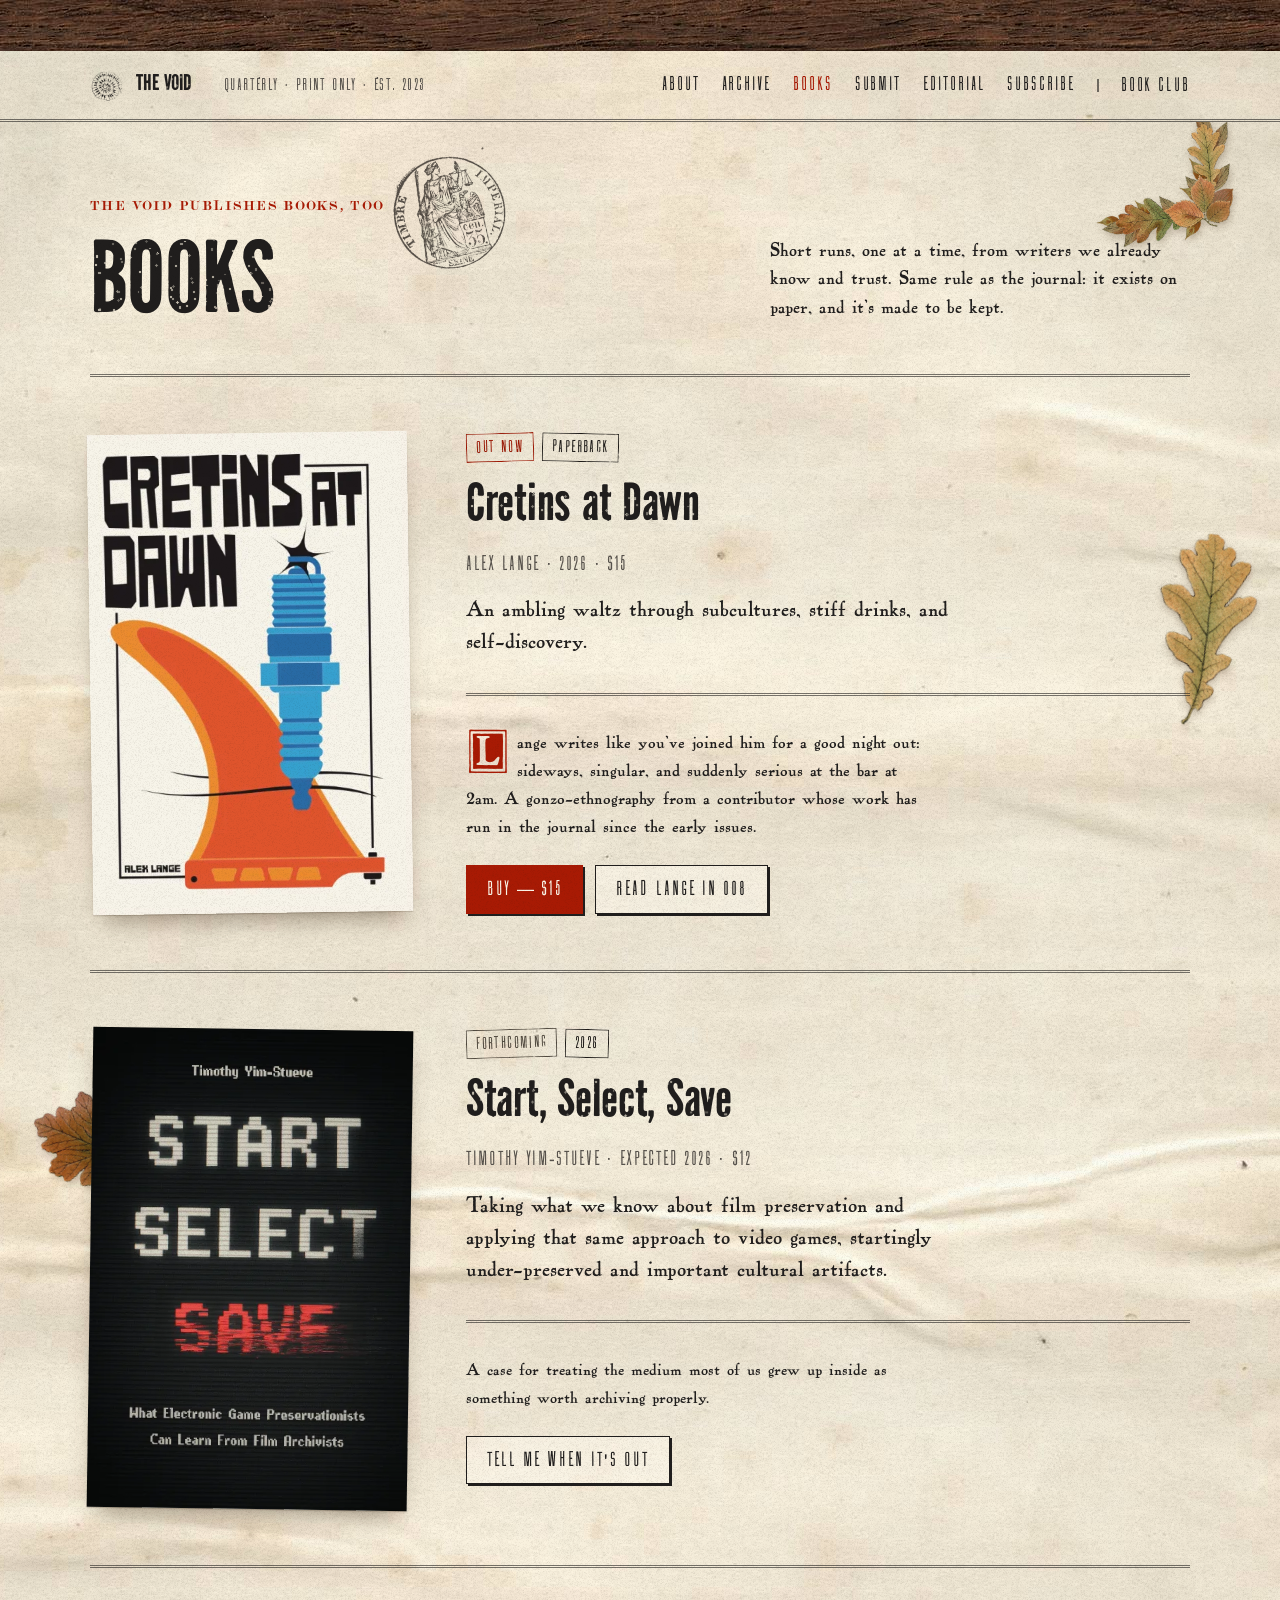
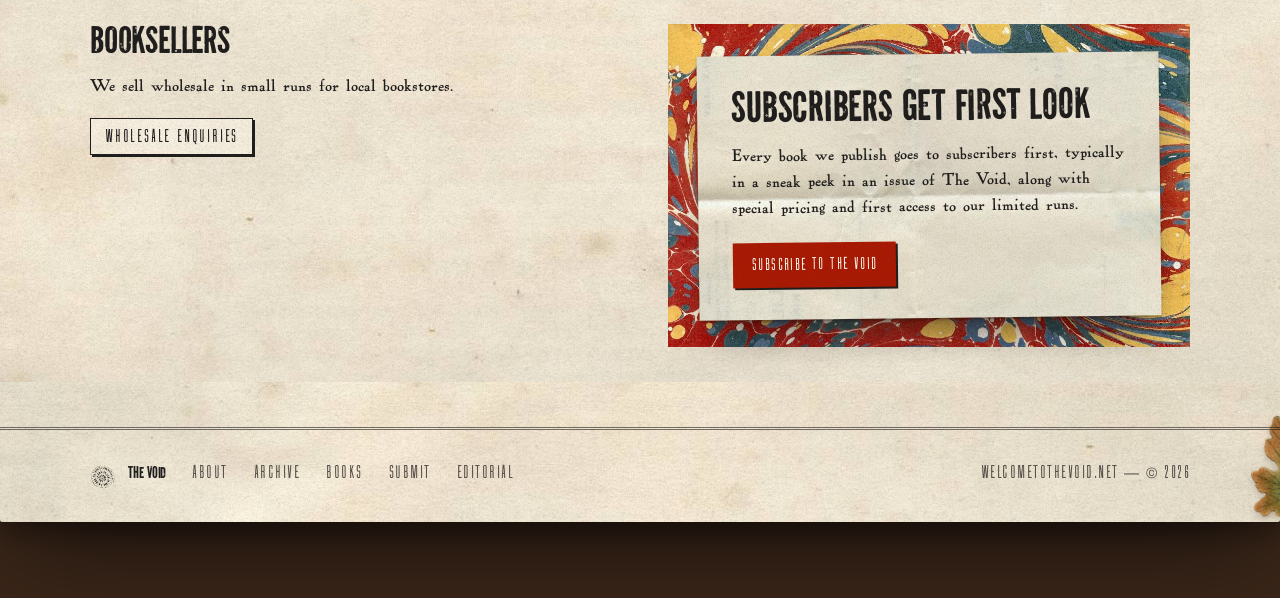
<file: books.html>
<!DOCTYPE html>
<html lang="en">
<head>
<meta charset="utf-8">
<meta name="viewport" content="width=device-width, initial-scale=1">
<title>Books — The Void</title>
<meta name="description" content="Short-run books from The Void.">
<link rel="icon" type="image/png" href="favicon.png">
<meta property="og:type" content="website">
<meta property="og:site_name" content="The Void">
<meta property="og:title" content="Books — The Void">
<meta property="og:description" content="Short-run books from The Void.">
<meta property="og:url" content="https://welcometothevoid.net/books.html">
<meta property="og:image" content="https://welcometothevoid.net/og.png">
<meta name="twitter:card" content="summary_large_image">
<link rel="stylesheet" href="base.css">
<link rel="stylesheet" href="texture.css">
<style>
  @media (max-width: 1180px) { .strapline { display: none; } }
  #rotate-hint { display: none; }
  @media (max-width: 860px) and (orientation: portrait) { #rotate-hint { display: flex; } }
  .name-btn:hover, .name-btn:focus-visible { color: var(--ink-red); }
  [hidden] { display: none !important; }
</style>
</head>
<body>
<div class="paper-page" id="rotate-hint" style="position:fixed;inset:0;z-index:9999;flex-direction:column;justify-content:center;padding:40px 28px;gap:18px">
  <p class="kicker" style="font-size:16px;text-transform:uppercase;margin:0">The Void</p>
  <h2 class="inked" style="font-size:40px;line-height:0.95;text-transform:uppercase;font-family:'Void Display',var(--font-heading);letter-spacing:-0.005em;margin:0;border-top:3px double var(--rule);border-bottom:3px double var(--rule);padding:16px 0">Turn your phone sideways</h2>
  <p class="roman" style="font-size:17px;line-height:1.5;margin:0;max-width:34ch;text-wrap:pretty">This page is set on a wide grid. Rotate to landscape for the intended reading experience.</p>
</div>

<div class="paper-page">
  <header class="masthead" style="position:sticky;top:0;z-index:20">
    <div style="max-width:1180px;margin:0 auto;padding:16px 40px;display:flex;align-items:baseline;gap:32px">
      <img src="uploads/opt/void-mark-96.png" alt="The Void" style="width:34px;height:auto;flex:none;align-self:center;margin-right:-20px"><a class="inked" href="index.html" style="font-family:'Void Display',var(--font-heading);font-weight:800;font-size:23px;text-transform:uppercase;letter-spacing:-0.005em;color:var(--ink);text-decoration:none;white-space:nowrap;flex:none">The Void</a>
      <span class="label strapline" style="font-size:14px;text-transform:uppercase;flex:none;white-space:nowrap">Quarterly · Print only · Est. 2023</span>
      <nav style="margin-left:auto;display:flex;flex-wrap:wrap;justify-content:flex-end;row-gap:8px;column-gap:22px;flex:none">
        <a class="nav-link" href="about.html" style="color:var(--ink)">About</a>
        <a class="nav-link" href="archive.html" style="color:var(--ink)">Archive</a>
        <a class="nav-link" href="books.html" aria-current="page" style="color:var(--ink-red)">Books</a>
        <a class="nav-link" href="submit.html" style="color:var(--ink)">Submit</a>
        <a class="nav-link" href="editorial.html" style="color:var(--ink)">Editorial</a>
        <a class="nav-link" href="index.html#subscribe-a" style="color:var(--ink)">Subscribe</a>
        <span style="width:2px;height:13px;align-self:center;background:var(--rule);flex:none"></span>
        <button type="button" class="nav-link" data-open-club style="background:none;border:0;padding:0;color:var(--ink);cursor:pointer;white-space:nowrap;flex:none">Book Club</button>
      </nav>
    </div>
  </header>

  <div id="club" hidden role="dialog" aria-modal="true" aria-label="Anti-Bummer Book Club" style="position:fixed;inset:0;background:rgba(32,30,29,0.55);z-index:60;display:flex;align-items:center;justify-content:center;padding:24px">
      <div style="background:#f3dc5c url('uploads/texture/grain.png') 0 0 / 240px 240px;color:var(--ink);width:400px;max-width:100%;padding:34px 32px 30px;box-shadow:0 18px 40px rgba(32,30,29,0.35);transform:rotate(-1.5deg);position:relative">
        <button type="button" data-close-club aria-label="Close" style="position:absolute;top:10px;right:12px;background:none;border:0;font-family:var(--font-heading);font-size:20px;line-height:1;cursor:pointer;color:var(--color-text);padding:4px">×</button>
        <p class="label" style="font-size:14px;text-transform:uppercase;margin:0 0 14px">Anti-Bummer Book Club</p>
        <p class="roman" style="font-size:18px;line-height:1.5;margin:0 0 22px;text-wrap:pretty">The Void partners with Anti-Bummer Club to present the Anti-Bummer Book Club. Click below for details, which will take you to the Anti-Bummer Club website.</p>
        <a class="btn btn-primary" href="https://www.antibummerclub.com" target="_blank" rel="noopener" style="font-size:17px;padding:12px 18px">Take me there!</a>
      </div>
    </div>

  <div style="max-width:1180px;margin:0 auto;padding:0 40px">
    <section style="padding:72px 0 44px;position:relative;border-bottom:3px double var(--rule);display:grid;grid-template-columns:1fr 420px;gap:56px;align-items:end">
      <div>
        <p class="kicker" style="font-size:16px;text-transform:uppercase;margin:0 0 20px">The Void publishes books, too</p>
        <h1 class="inked" style="font-size:104px;line-height:0.88;font-family:'Void Display',var(--font-heading);letter-spacing:-0.005em;text-transform:uppercase;margin:0">Books</h1>
      </div>
      <img class="stamp" src="uploads/texture/seal-a.png" alt="" aria-hidden="true" style="width:120px;left:300px;top:30px;transform:rotate(-10deg);opacity:0.75">
      <img class="eph eph-r" src="uploads/texture/season/ephemera-1.png" alt="" aria-hidden="true" style="width:190px;right:-215px;top:-40px;transform:rotate(0deg)">
      <p class="roman" style="font-size:19px;line-height:1.5;margin:0 0 8px;text-wrap:pretty">Short runs, one at a time, from writers we already know and trust. Same rule as the journal: it exists on paper, and it's made to be kept.</p>
    </section>

    <section style="padding:56px 0;position:relative;border-bottom:3px double var(--rule);display:grid;grid-template-columns:320px 1fr;gap:56px">
      <img class="eph eph-r" src="uploads/texture/season/ephemera-3.png" alt="" aria-hidden="true" style="width:130px;right:-170px;top:120px;transform:rotate(24deg)">
      <img class="print print-l" src="uploads/covers/void-books-cretins.webp" alt="Cretins at Dawn cover" style="width:100%;height:480px;object-fit:cover;display:block">
      <div style="display:flex;flex-direction:column;gap:18px;align-items:flex-start">
        <div style="display:flex;gap:8px"><span class="tag tag-accent">Out now</span><span class="tag tag-outline">Paperback</span></div>
        <h2 class="inked" style="font-size:54px;line-height:0.98;font-family:'Void Display',var(--font-heading);letter-spacing:-0.005em;margin:0">Cretins at Dawn</h2>
        <p class="label" style="font-size:17px;text-transform:uppercase;margin:0">Alex Lange · 2026 · $15</p>
        <p class="roman" style="font-size:22px;line-height:1.45;max-width:44ch;margin:0;text-wrap:pretty">An ambling waltz through subcultures, stiff drinks, and self-discovery.</p>
        <hr class="hr" style="width:100%">
        <p class="bio" style="font-size:18px;line-height:1.55;max-width:52ch;margin:0">Lange writes like you've joined him for a good night out: sideways, singular, and suddenly serious at the bar at 2am. A gonzo-ethnography from a contributor whose work has run in the journal since the early issues.</p>
        <div style="display:flex;gap:12px;margin-top:6px">
          <a class="btn btn-primary" href="https://buy.stripe.com/dRm9AUa2r4uQ576cAQgbm08" target="_blank" rel="noopener" style="font-size:17px;padding:13px 20px">Buy — $15</a>
          <a class="btn btn-secondary" href="archive.html#issue-008" style="font-size:17px;padding:13px 20px">Read Lange in 008</a>
        </div>
      </div>
    </section>

    <section style="padding:56px 0;position:relative;border-bottom:3px double var(--rule);display:grid;grid-template-columns:320px 1fr;gap:56px">
      <img class="eph eph-l" src="uploads/texture/season/ephemera-2.png" alt="" aria-hidden="true" style="width:170px;left:-210px;top:90px;transform:rotate(-18deg)">
      <img class="print print-r" src="uploads/covers/void-books-sss.webp" alt="Start, Select, Save cover" style="width:100%;height:480px;object-fit:cover;display:block">
      <div style="display:flex;flex-direction:column;gap:18px;align-items:flex-start">
        <div style="display:flex;gap:8px"><span class="tag tag-neutral">Forthcoming</span><span class="tag tag-outline">2026</span></div>
        <h2 class="inked" style="font-size:54px;line-height:0.98;font-family:'Void Display',var(--font-heading);letter-spacing:-0.005em;margin:0">Start, Select, Save</h2>
        <p class="label" style="font-size:17px;text-transform:uppercase;margin:0">Timothy Yim-Stueve · Expected 2026 · $12</p>
        <p class="roman" style="font-size:22px;line-height:1.45;max-width:44ch;margin:0;text-wrap:pretty">Taking what we know about film preservation and applying that same approach to video games, startingly under-preserved and important cultural artifacts.</p>
        <hr class="hr" style="width:100%">
        <p class="roman" style="font-size:17px;line-height:1.6;max-width:52ch;margin:0;text-wrap:pretty">A case for treating the medium most of us grew up inside as something worth archiving properly.</p>
        <div style="display:flex;gap:12px;margin-top:6px">
          <a class="btn btn-secondary" href="#order" style="font-size:17px;padding:13px 20px">Tell me when it's out</a>
        </div>
      </div>
    </section>

    <section id="order" style="padding:56px 0 80px;position:relative;display:grid;grid-template-columns:1fr 1fr;gap:56px">
      <div>
        <h2 class="inked" style="font-size:39px;text-transform:uppercase;margin:0 0 12px;font-family:'Void Display',var(--font-heading);letter-spacing:-0.005em;line-height:0.95">Booksellers</h2>
        <p class="roman" style="font-size:17px;line-height:1.6;max-width:48ch;margin:0 0 18px;text-wrap:pretty">We sell wholesale in small runs for local bookstores.</p>
        <a class="btn btn-secondary" href="mailto:drapera@me.com?subject=The%20Void%20Press%20-%20Wholesale%20Enquiry">Wholesale enquiries</a>
      </div>
      <div class="marble-panel marble-swirl" style="padding:30px">
        <div class="paste-label" style="padding:34px 34px 32px">
        <h2 class="inked" style="font-size:44px;line-height:0.95;text-transform:uppercase;margin:0 0 12px;color:var(--ink);font-family:'Void Display',var(--font-heading);letter-spacing:-0.005em">Subscribers get first look</h2>
        <p class="roman" style="font-size:17px;line-height:1.55;margin:0 0 20px;text-wrap:pretty">Every book we publish goes to subscribers first, typically in a sneak peek in an issue of The Void, along with special pricing and first access to our limited runs.</p>
        <a class="btn btn-primary" href="https://buy.stripe.com/4gMbJ26Qf5yUczy6csgbm05" target="_blank" rel="noopener" style="justify-content:flex-start;padding:13px 18px">Subscribe to The Void</a>
        </div>
      </div>
    </section>
  </div>

  <footer style="position:relative;border-top:3px double var(--rule)">
    <div class="label" style="max-width:1180px;margin:0 auto;padding:32px 40px;display:flex;align-items:baseline;gap:26px;font-size:15px;text-transform:uppercase">
      <img src="uploads/opt/void-mark-96.png" alt="" style="width:26px;height:auto;flex:none;align-self:center;margin-right:-14px"><a class="inked" href="index.html" style="font-family:'Void Display',var(--font-heading);font-weight:800;color:var(--ink);font-size:16px;letter-spacing:-0.005em;text-decoration:none">The Void</a>
      <a href="about.html" style="color:#57524c;text-decoration:none">About</a>
      <a href="archive.html" style="color:#57524c;text-decoration:none">Archive</a>
      <a href="books.html" style="color:#57524c;text-decoration:none">Books</a>
      <a href="submit.html" style="color:#57524c;text-decoration:none">Submit</a>
      <a href="editorial.html" style="color:#57524c;text-decoration:none">Editorial</a>
      <img class="eph eph-r" src="uploads/texture/season/ephemera-6.png" alt="" aria-hidden="true" style="width:120px;right:-160px;top:-40px;transform:rotate(12deg)">
      <span style="margin-left:auto">welcometothevoid.net — © 2026</span>
    </div>
  </footer>
</div>
<script>
(function () {
  // Book Club card
  var club = document.getElementById('club');
  document.querySelectorAll('[data-open-club]').forEach(function (b) { b.addEventListener('click', function () { club.hidden = false; club.querySelector('[data-close-club]').focus(); }); });
  document.querySelectorAll('[data-close-club]').forEach(function (b) { b.addEventListener('click', function () { club.hidden = true; }); });
  club.addEventListener('click', function (e) { if (e.target === club) club.hidden = true; });
  document.addEventListener('keydown', function (e) { if (e.key === 'Escape') club.hidden = true; });
})();
</script>
</body>
</html>
</file>
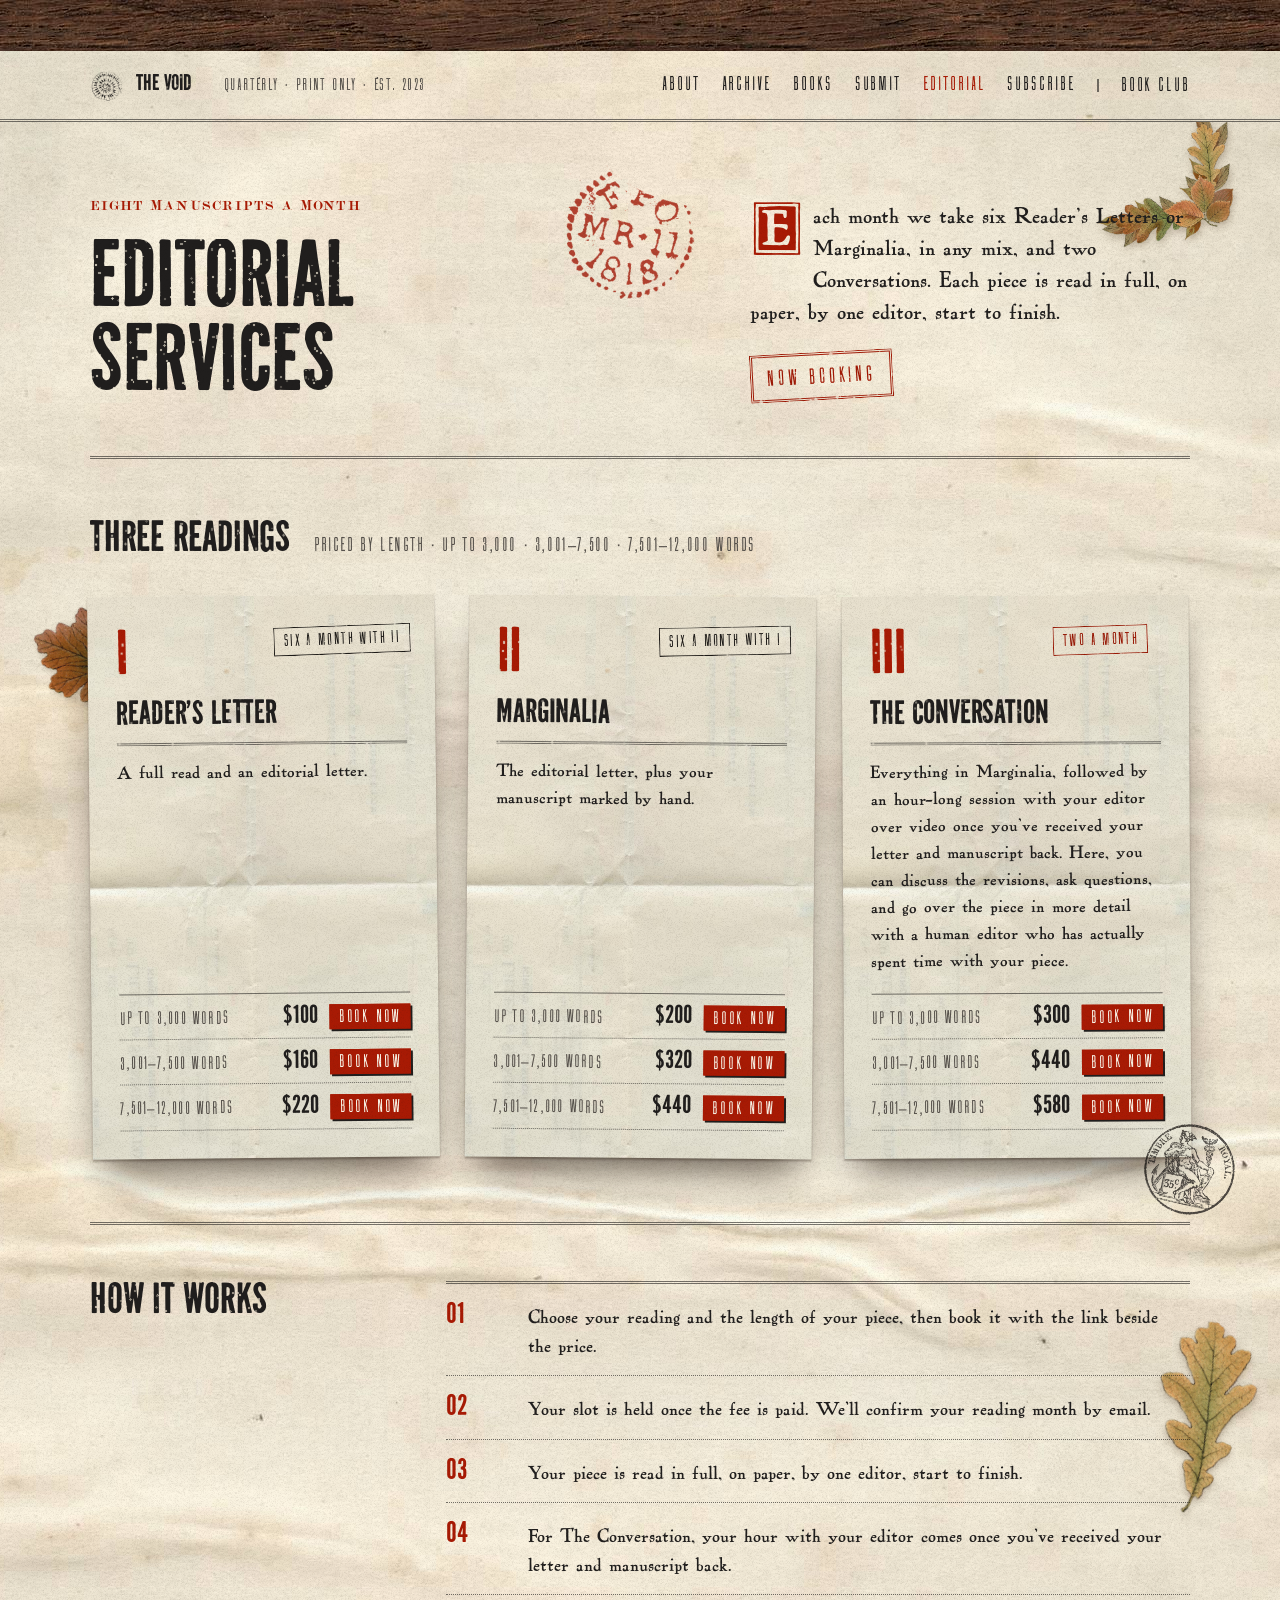
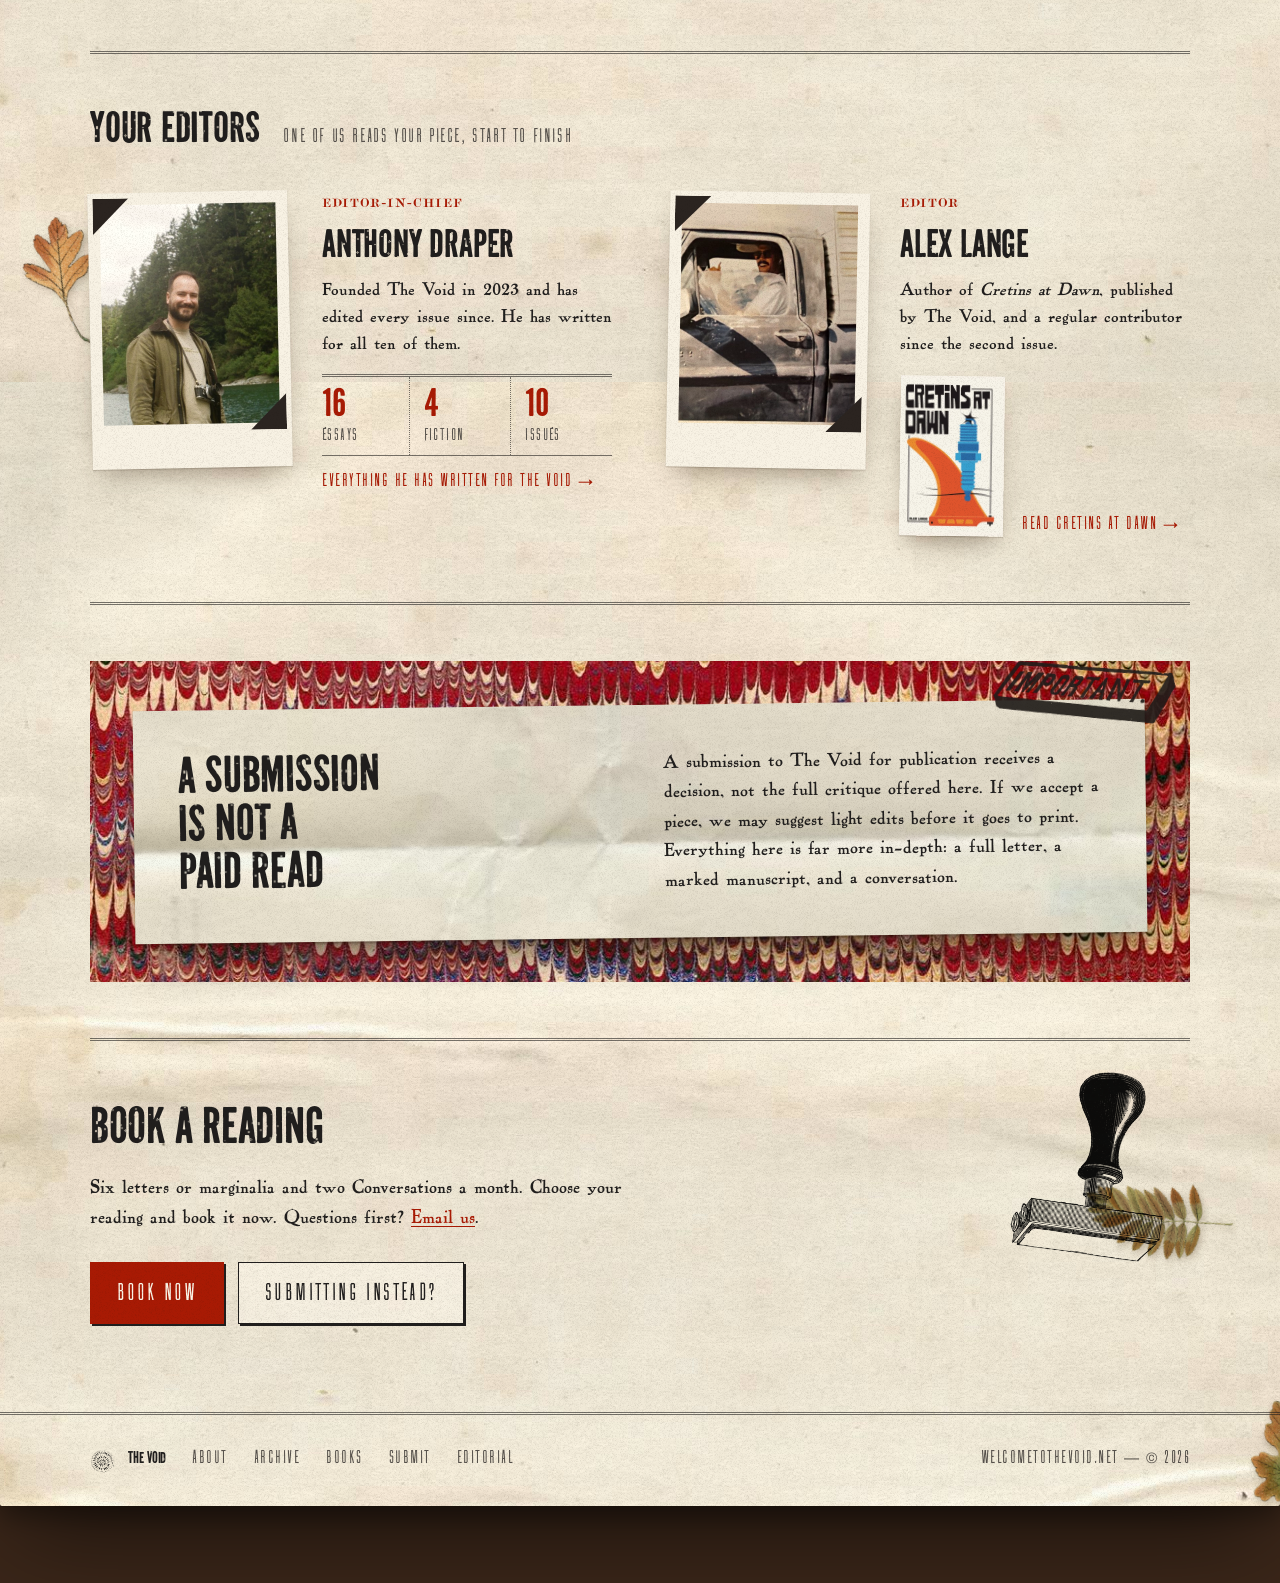
<file: editorial.html>
<!DOCTYPE html>
<html lang="en">
<head>
<meta charset="utf-8">
<meta name="viewport" content="width=device-width, initial-scale=1">
<title>Editorial Services — The Void</title>
<meta name="description" content="Paid editorial reads from The Void: an editorial letter, a hand-marked manuscript, or an hour with your editor.">
<link rel="icon" type="image/png" href="favicon.png">
<meta property="og:type" content="website">
<meta property="og:site_name" content="The Void">
<meta property="og:title" content="Editorial Services — The Void">
<meta property="og:description" content="Paid editorial reads from The Void: an editorial letter, a hand-marked manuscript, or an hour with your editor.">
<meta property="og:url" content="https://welcometothevoid.net/editorial.html">
<meta property="og:image" content="https://welcometothevoid.net/og.png">
<meta name="twitter:card" content="summary_large_image">
<link rel="stylesheet" href="base.css">
<link rel="stylesheet" href="texture.css">
<style>
  @media (max-width: 1180px) { .strapline { display: none; } }
  #rotate-hint { display: none; }
  @media (max-width: 860px) and (orientation: portrait) { #rotate-hint { display: flex; } }
  .name-btn:hover, .name-btn:focus-visible { color: var(--ink-red); }
  [hidden] { display: none !important; }
</style>
</head>
<body>
<div class="paper-page" id="rotate-hint" style="position:fixed;inset:0;z-index:9999;flex-direction:column;justify-content:center;padding:40px 28px;gap:18px">
  <p class="kicker" style="font-size:16px;text-transform:uppercase;margin:0">The Void</p>
  <h2 class="inked" style="font-size:40px;line-height:0.95;text-transform:uppercase;font-family:'Void Display',var(--font-heading);letter-spacing:-0.005em;margin:0;border-top:3px double var(--rule);border-bottom:3px double var(--rule);padding:16px 0">Turn your phone sideways</h2>
  <p class="roman" style="font-size:17px;line-height:1.5;margin:0;max-width:34ch;text-wrap:pretty">This page is set on a wide grid. Rotate to landscape for the intended reading experience.</p>
</div>

<div class="paper-page">
  <header class="masthead" style="position:sticky;top:0;z-index:20">
    <div style="max-width:1180px;margin:0 auto;padding:16px 40px;display:flex;align-items:baseline;gap:32px">
      <img src="uploads/opt/void-mark-96.png" alt="The Void" style="width:34px;height:auto;flex:none;align-self:center;margin-right:-20px"><a class="inked" href="index.html" style="font-weight:800;font-size:23px;text-transform:uppercase;font-family:'Void Display',var(--font-heading);letter-spacing:-0.005em;color:var(--ink);text-decoration:none;white-space:nowrap;flex:none">The Void</a>
      <span class="label strapline" style="font-size:14px;text-transform:uppercase;flex:none;white-space:nowrap">Quarterly · Print only · Est. 2023</span>
      <nav style="margin-left:auto;display:flex;flex-wrap:wrap;justify-content:flex-end;row-gap:8px;column-gap:22px;flex:none">
        <a class="nav-link" href="about.html" style="color:var(--ink)">About</a>
        <a class="nav-link" href="archive.html" style="color:var(--ink)">Archive</a>
        <a class="nav-link" href="books.html" style="color:var(--ink)">Books</a>
        <a class="nav-link" href="submit.html" style="color:var(--ink)">Submit</a>
        <a class="nav-link" href="editorial.html" aria-current="page" style="color:var(--ink-red)">Editorial</a>
        <a class="nav-link" href="index.html#subscribe-a" style="color:var(--ink)">Subscribe</a>
        <span style="width:2px;height:13px;align-self:center;background:var(--rule);flex:none"></span>
        <button type="button" class="nav-link" data-open-club style="background:none;border:0;padding:0;color:var(--ink);cursor:pointer;white-space:nowrap;flex:none">Book Club</button>
      </nav>
    </div>
  </header>

  <div id="club" hidden role="dialog" aria-modal="true" aria-label="Anti-Bummer Book Club" style="position:fixed;inset:0;background:rgba(32,30,29,0.55);z-index:60;display:flex;align-items:center;justify-content:center;padding:24px">
      <div style="background:#f3dc5c url('uploads/texture/grain.png') 0 0 / 240px 240px;color:var(--ink);width:400px;max-width:100%;padding:34px 32px 30px;box-shadow:0 18px 40px rgba(32,30,29,0.35);transform:rotate(-1.5deg);position:relative">
        <button type="button" data-close-club aria-label="Close" style="position:absolute;top:10px;right:12px;background:none;border:0;font-family:var(--font-heading);font-size:20px;line-height:1;cursor:pointer;color:var(--color-text);padding:4px">×</button>
        <p class="label" style="font-size:14px;text-transform:uppercase;margin:0 0 14px">Anti-Bummer Book Club</p>
        <p class="roman" style="font-size:18px;line-height:1.5;margin:0 0 22px;text-wrap:pretty">The Void partners with Anti-Bummer Club to present the Anti-Bummer Book Club. Click below for details, which will take you to the Anti-Bummer Club website.</p>
        <a class="btn btn-primary" href="https://www.antibummerclub.com" target="_blank" rel="noopener" style="font-size:17px;padding:12px 18px">Take me there!</a>
      </div>
    </div>

  <div style="max-width:1180px;margin:0 auto;padding:0 40px">
    <section style="padding:72px 0 48px;position:relative;border-bottom:3px double var(--rule);display:grid;grid-template-columns:1fr 440px;gap:56px;align-items:end">
      <div>
        <p class="kicker" style="font-size:16px;text-transform:uppercase;margin:0 0 20px">Eight manuscripts a month</p>
        <h1 class="inked" style="font-size:96px;line-height:0.88;font-family:'Void Display',var(--font-heading);letter-spacing:-0.005em;text-transform:uppercase;margin:0">Editorial<br>Services</h1>
      </div>
      <img class="stamp" src="uploads/texture/postmark-red.png" alt="" aria-hidden="true" style="width:140px;left:470px;top:40px;transform:rotate(-12deg);opacity:0.85">
      <img class="eph eph-r" src="uploads/texture/season/ephemera-1.png" alt="" aria-hidden="true" style="width:190px;right:-215px;top:-40px">
      <div style="display:flex;flex-direction:column;gap:22px;align-items:flex-start;margin:0 0 8px">
        <p class="bio" style="font-size:22px;line-height:1.45;margin:0">Each month we take six Reader’s Letters or Marginalia, in any mix, and two Conversations. Each piece is read in full, on paper, by one editor, start to finish.</p>
        <p class="sold-out" style="display:inline-block;font-size:18px;margin:0">Now booking</p>
      </div>
    </section>

    <section aria-labelledby="readings" style="padding:60px 0 64px;position:relative;border-bottom:3px double var(--rule)">
      <img class="eph eph-l" src="uploads/texture/season/ephemera-2.png" alt="" aria-hidden="true" style="width:170px;left:-210px;top:120px;transform:rotate(-18deg)">
      <div style="display:flex;align-items:baseline;gap:24px;flex-wrap:wrap;margin:0 0 36px">
        <h2 id="readings" class="inked" style="font-size:44px;line-height:0.95;text-transform:uppercase;font-family:'Void Display',var(--font-heading);letter-spacing:-0.005em;margin:0">Three readings</h2>
        <p class="label" style="font-size:16px;margin:0">Priced by length · up to 3,000 · 3,001–7,500 · 7,501–12,000 words</p>
      </div>
      <div style="display:grid;grid-template-columns:repeat(3, minmax(0, 1fr));gap:30px;align-items:stretch">

        <article class="paste-label tier-card" style="transform:rotate(-0.6deg)">
          <span class="tag tag-outline" style="position:absolute;right:24px;top:30px">Six a month with II</span>
          <p class="tier-num inked">I</p>
          <h3 class="inked tier-name">Reader’s Letter</h3>
          <p class="roman tier-desc">A full read and an editorial letter.</p>
          <dl class="rate-card">
            <div><dt>Up to 3,000 words</dt><dd>$100 <a class="book-link" href="https://book.stripe.com/8x29AUfmLf9uczyfN2gbm0f" target="_blank" rel="noopener" aria-label="Book now: Reader's Letter, up to 3,000 words, $100">Book now</a></dd></div>
            <div><dt>3,001–7,500 words</dt><dd>$160 <a class="book-link" href="https://book.stripe.com/8x200kfmLf9ufLK1Wcgbm0g" target="_blank" rel="noopener" aria-label="Book now: Reader's Letter, 3,001–7,500 words, $160">Book now</a></dd></div>
            <div><dt>7,501–12,000 words</dt><dd>$220 <a class="book-link" href="https://book.stripe.com/4gMaEY5Mbe5qarqeIYgbm0h" target="_blank" rel="noopener" aria-label="Book now: Reader's Letter, 7,501–12,000 words, $220">Book now</a></dd></div>
          </dl>
        </article>

        <article class="paste-label tier-card" style="transform:rotate(0.5deg)">
          <span class="tag tag-outline" style="position:absolute;right:24px;top:30px">Six a month with I</span>
          <p class="tier-num inked">II</p>
          <h3 class="inked tier-name">Marginalia</h3>
          <p class="roman tier-desc">The editorial letter, plus your manuscript marked by hand.</p>
          <dl class="rate-card">
            <div><dt>Up to 3,000 words</dt><dd>$200 <a class="book-link" href="https://book.stripe.com/8x2bJ20rR1iE43230ggbm0i" target="_blank" rel="noopener" aria-label="Book now: Marginalia, up to 3,000 words, $200">Book now</a></dd></div>
            <div><dt>3,001–7,500 words</dt><dd>$320 <a class="book-link" href="https://book.stripe.com/eVqdRa4I7bXi576fN2gbm0j" target="_blank" rel="noopener" aria-label="Book now: Marginalia, 3,001–7,500 words, $320">Book now</a></dd></div>
            <div><dt>7,501–12,000 words</dt><dd>$440 <a class="book-link" href="https://book.stripe.com/7sYdRaeiH1iE8ji1Wcgbm0k" target="_blank" rel="noopener" aria-label="Book now: Marginalia, 7,501–12,000 words, $440">Book now</a></dd></div>
          </dl>
        </article>

        <article class="paste-label tier-card" style="transform:rotate(-0.3deg)">
          <img class="stamp" src="uploads/texture/seal-b.png" alt="" aria-hidden="true" style="width:96px;right:-46px;bottom:-62px;transform:rotate(12deg);opacity:0.8">
          <span class="tag tag-accent" style="position:absolute;right:40px;top:30px">Two a month</span>
          <p class="tier-num inked">III</p>
          <h3 class="inked tier-name">The Conversation</h3>
          <p class="roman tier-desc">Everything in Marginalia, followed by an hour-long session with your editor over video once you’ve received your letter and manuscript back. Here, you can discuss the revisions, ask questions, and go over the piece in more detail with a human editor who has actually spent time with your piece.</p>
          <dl class="rate-card">
            <div><dt>Up to 3,000 words</dt><dd>$300 <a class="book-link" href="https://book.stripe.com/8x228scazf9u7febwMgbm0l" target="_blank" rel="noopener" aria-label="Book now: The Conversation, up to 3,000 words, $300">Book now</a></dd></div>
            <div><dt>3,001–7,500 words</dt><dd>$440 <a class="book-link" href="https://book.stripe.com/fZufZi5Mbd1meHGdEUgbm0m" target="_blank" rel="noopener" aria-label="Book now: The Conversation, 3,001–7,500 words, $440">Book now</a></dd></div>
            <div><dt>7,501–12,000 words</dt><dd>$580 <a class="book-link" href="https://book.stripe.com/dRm14ogqP3qM432gR6gbm0n" target="_blank" rel="noopener" aria-label="Book now: The Conversation, 7,501–12,000 words, $580">Book now</a></dd></div>
          </dl>
        </article>

      </div>
    </section>

    <section aria-labelledby="how" style="padding:56px 0;position:relative;border-bottom:3px double var(--rule);display:grid;grid-template-columns:300px 1fr;gap:56px">
      <img class="eph eph-r" src="uploads/texture/season/ephemera-3.png" alt="" aria-hidden="true" style="width:130px;right:-170px;top:60px;transform:rotate(24deg)">
      <h2 id="how" class="inked" style="font-size:44px;line-height:0.95;text-transform:uppercase;font-family:'Void Display',var(--font-heading);letter-spacing:-0.005em;margin:0">How it works</h2>
      <ol class="docket">
        <li><span class="docket-n">01</span><span class="roman">Choose your reading and the length of your piece, then book it with the link beside the price.</span></li>
        <li><span class="docket-n">02</span><span class="roman">Your slot is held once the fee is paid. We’ll confirm your reading month by email.</span></li>
        <li><span class="docket-n">03</span><span class="roman">Your piece is read in full, on paper, by one editor, start to finish.</span></li>
        <li><span class="docket-n">04</span><span class="roman">For The Conversation, your hour with your editor comes once you’ve received your letter and manuscript back.</span></li>
      </ol>
    </section>

    <section aria-labelledby="editors" style="padding:56px 0 64px;position:relative;border-bottom:3px double var(--rule)">
      <img class="eph eph-l" src="uploads/texture/season/ephemera-4.png" alt="" aria-hidden="true" style="width:100px;left:-150px;top:140px;transform:rotate(-30deg)">
      <div style="display:flex;align-items:baseline;gap:24px;flex-wrap:wrap;margin:0 0 40px">
        <h2 id="editors" class="inked" style="font-size:44px;line-height:0.95;text-transform:uppercase;font-family:'Void Display',var(--font-heading);letter-spacing:-0.005em;margin:0">Your editors</h2>
        <p class="label" style="font-size:16px;margin:0">One of us reads your piece, start to finish</p>
      </div>
      <div style="display:grid;grid-template-columns:repeat(2, minmax(0, 1fr));gap:56px">

        <article style="display:grid;grid-template-columns:200px 1fr;gap:32px;align-items:start">
          <div class="mount mount-l"><img src="uploads/opt/portrait-anthony.jpg" alt="Anthony Draper" style="width:100%;height:auto;display:block;aspect-ratio:4/5;object-fit:cover"></div>
          <div style="display:flex;flex-direction:column;gap:12px">
            <p class="kicker" style="font-size:15px;margin:0">Editor-in-chief</p>
            <h3 class="inked" style="font-size:40px;line-height:0.95;text-transform:uppercase;font-family:'Void Display',var(--font-heading);letter-spacing:-0.005em;margin:0">Anthony Draper</h3>
            <p class="roman" style="font-size:18px;line-height:1.5;margin:0;text-wrap:pretty">Founded The Void in 2023 and has edited every issue since. He has written for all ten of them.</p>
            <dl class="editor-tally">
              <div><dt>Essays</dt><dd>16</dd></div>
              <div><dt>Fiction</dt><dd>4</dd></div>
              <div><dt>Issues</dt><dd>10</dd></div>
            </dl>
            <a class="label" href="about.html" style="font-size:15px;text-decoration:none">Everything he has written for The Void →</a>
          </div>
        </article>

        <article style="display:grid;grid-template-columns:200px 1fr;gap:32px;align-items:start">
          <div class="mount mount-r"><img src="uploads/opt/portrait-alex.jpg" alt="Alex Lange" style="width:100%;height:auto;display:block;aspect-ratio:4/5;object-fit:cover"></div>
          <div style="display:flex;flex-direction:column;gap:12px">
            <p class="kicker" style="font-size:15px;margin:0">Editor</p>
            <h3 class="inked" style="font-size:40px;line-height:0.95;text-transform:uppercase;font-family:'Void Display',var(--font-heading);letter-spacing:-0.005em;margin:0">Alex Lange</h3>
            <p class="roman" style="font-size:18px;line-height:1.5;margin:0;text-wrap:pretty">Author of <em>Cretins at Dawn</em>, published by The Void, and a regular contributor since the second issue.</p>
            <a href="books.html" style="display:flex;align-items:flex-end;gap:18px;margin:6px 0 2px;text-decoration:none">
              <img class="print print-r" src="uploads/covers/void-books-cretins.webp" alt="Cover of Cretins at Dawn by Alex Lange" style="width:104px;height:auto">
              <span class="label" style="font-size:15px;color:var(--ink-red)">Read Cretins at Dawn →</span>
            </a>
          </div>
        </article>

      </div>
    </section>

    <section style="padding:56px 0;border-bottom:3px double var(--rule)">
      <div class="marble-panel">
        <div class="paste-label" style="padding:44px 44px 42px;display:grid;grid-template-columns:1fr 1fr;gap:48px;align-items:start">
          <img class="stamp" src="uploads/texture/important.png" alt="" aria-hidden="true" style="width:180px;right:-30px;top:-36px;transform:rotate(7deg);opacity:0.9">
          <h2 class="inked" style="font-size:52px;line-height:0.92;text-transform:uppercase;font-family:'Void Display',var(--font-heading);letter-spacing:-0.005em;margin:0;color:var(--ink)">A submission<br>is not a<br>paid read</h2>
          <p class="roman" style="font-size:19px;line-height:1.55;margin:0;text-wrap:pretty">A submission to The Void for publication receives a decision, not the full critique offered here. If we accept a piece, we may suggest light edits before it goes to print. Everything here is far more in-depth: a full letter, a marked manuscript, and a conversation.</p>
        </div>
      </div>
    </section>

    <section style="padding:64px 0 88px;position:relative;display:flex;flex-direction:column;gap:20px;align-items:flex-start">
      <img class="stamp" src="uploads/texture/rubber-stamp.png" alt="" aria-hidden="true" style="width:150px;right:20px;top:30px;transform:rotate(8deg);mix-blend-mode:normal;opacity:0.95">
      <img class="eph eph-r" src="uploads/texture/season/ephemera-5.png" alt="" aria-hidden="true" style="width:200px;right:-220px;top:120px;transform:rotate(-8deg)">
      <h2 class="inked" style="font-size:52px;line-height:0.92;text-transform:uppercase;font-family:'Void Display',var(--font-heading);letter-spacing:-0.005em;margin:0">Book a reading</h2>
      <p class="roman" style="font-size:19px;line-height:1.6;max-width:56ch;margin:0;text-wrap:pretty">Six letters or marginalia and two Conversations a month. Choose your reading and book it now. Questions first? <a href="mailto:drapera@me.com?subject=Editorial%20Services">Email us</a>.</p>
      <div style="display:flex;gap:14px;flex-wrap:wrap;margin-top:8px">
        <a class="btn btn-primary" href="#readings" style="font-size:20px;padding:18px 26px">Book now</a>
        <a class="btn btn-secondary" href="submit.html" style="font-size:20px;padding:18px 26px">Submitting instead?</a>
      </div>
    </section>
  </div>

  <footer style="position:relative;border-top:3px double var(--rule)">
    <div class="label" style="max-width:1180px;margin:0 auto;padding:32px 40px;display:flex;align-items:baseline;gap:26px;font-size:15px;text-transform:uppercase">
      <img src="uploads/opt/void-mark-96.png" alt="" style="width:26px;height:auto;flex:none;align-self:center;margin-right:-14px"><a class="inked" href="index.html" style="font-weight:800;color:var(--ink);font-size:16px;font-family:'Void Display',var(--font-heading);letter-spacing:-0.005em;text-decoration:none">The Void</a>
      <a href="about.html" style="color:#57524c;text-decoration:none">About</a>
      <a href="archive.html" style="color:#57524c;text-decoration:none">Archive</a>
      <a href="books.html" style="color:#57524c;text-decoration:none">Books</a>
      <a href="submit.html" style="color:#57524c;text-decoration:none">Submit</a>
      <a href="editorial.html" style="color:#57524c;text-decoration:none">Editorial</a>
      <img class="eph eph-r" src="uploads/texture/season/ephemera-6.png" alt="" aria-hidden="true" style="width:120px;right:-160px;top:-40px;transform:rotate(12deg)">
      <span style="margin-left:auto">welcometothevoid.net — © 2026</span>
    </div>
  </footer>
</div>
<script>
(function () {
  // Book Club card
  var club = document.getElementById('club');
  document.querySelectorAll('[data-open-club]').forEach(function (b) { b.addEventListener('click', function () { club.hidden = false; club.querySelector('[data-close-club]').focus(); }); });
  document.querySelectorAll('[data-close-club]').forEach(function (b) { b.addEventListener('click', function () { club.hidden = true; }); });
  club.addEventListener('click', function (e) { if (e.target === club) club.hidden = true; });
  document.addEventListener('keydown', function (e) { if (e.key === 'Escape') club.hidden = true; });
})();
</script>
</body>
</html>
</file>
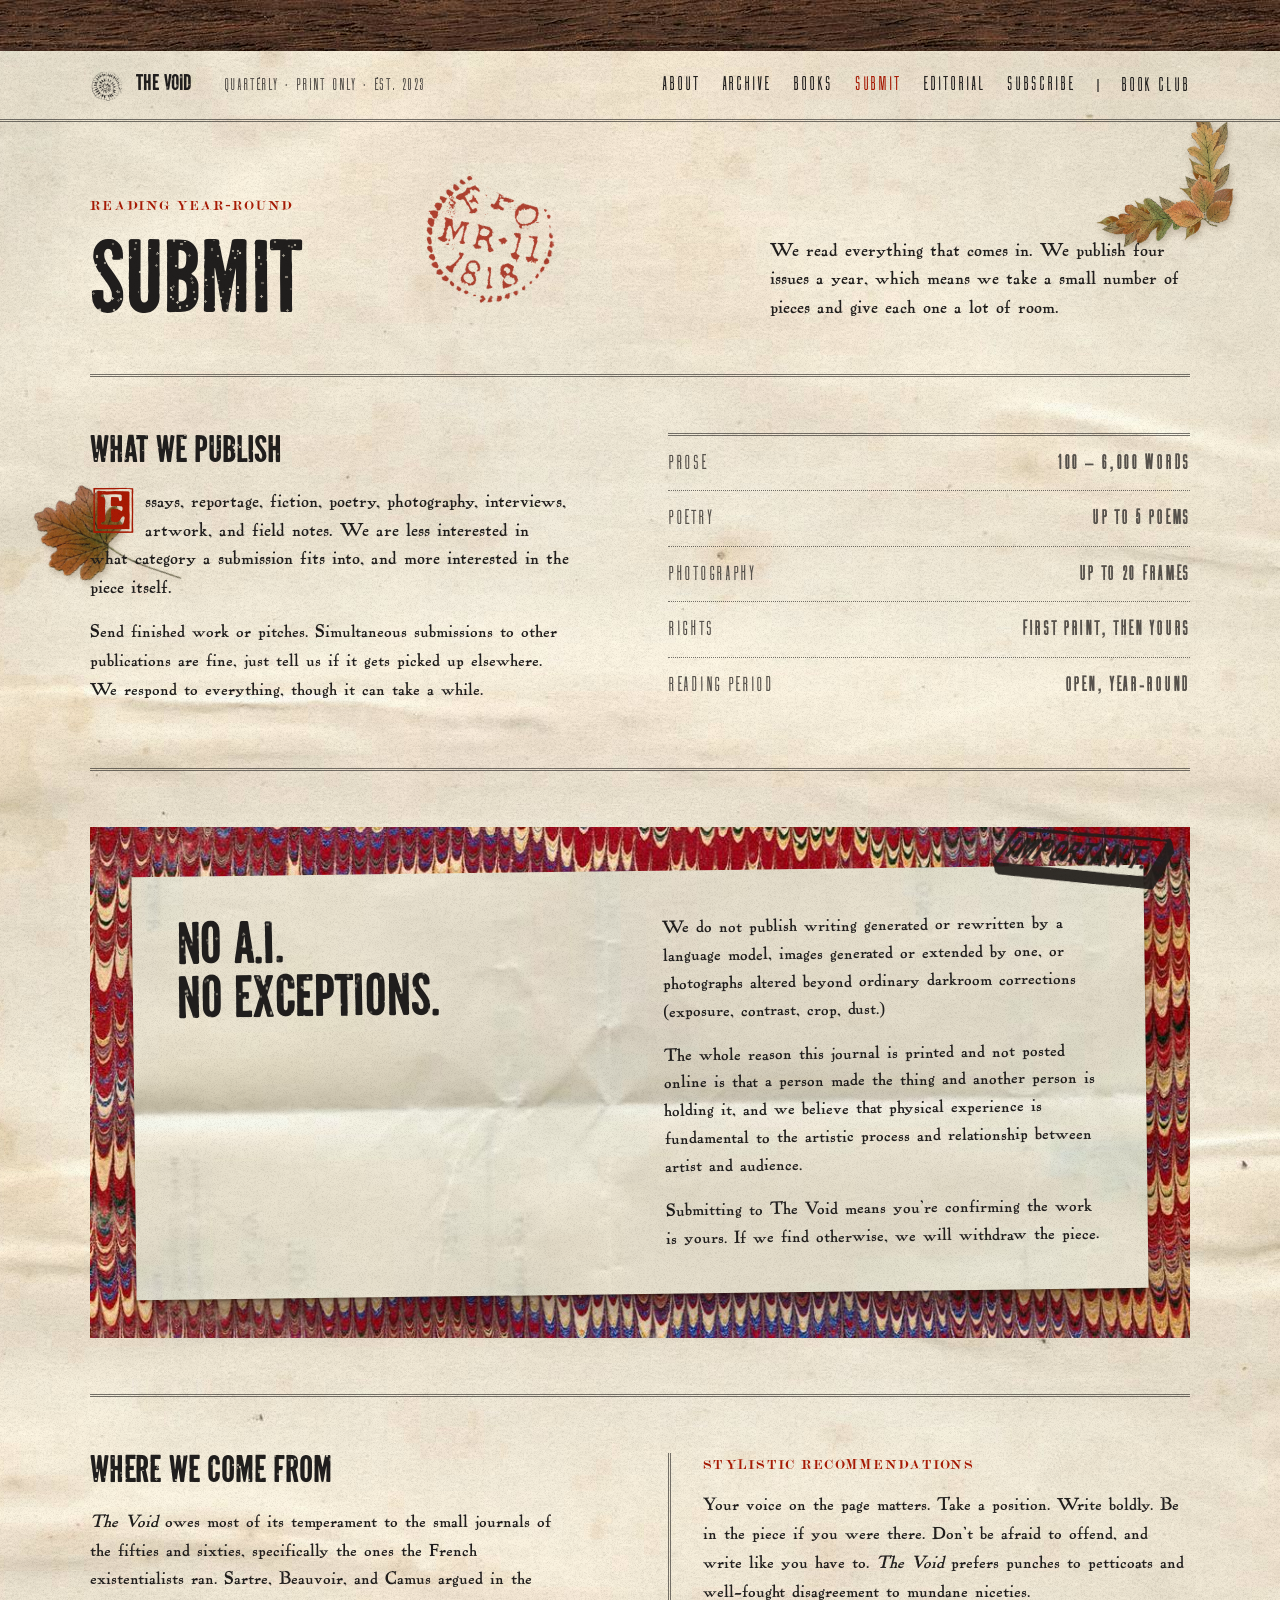
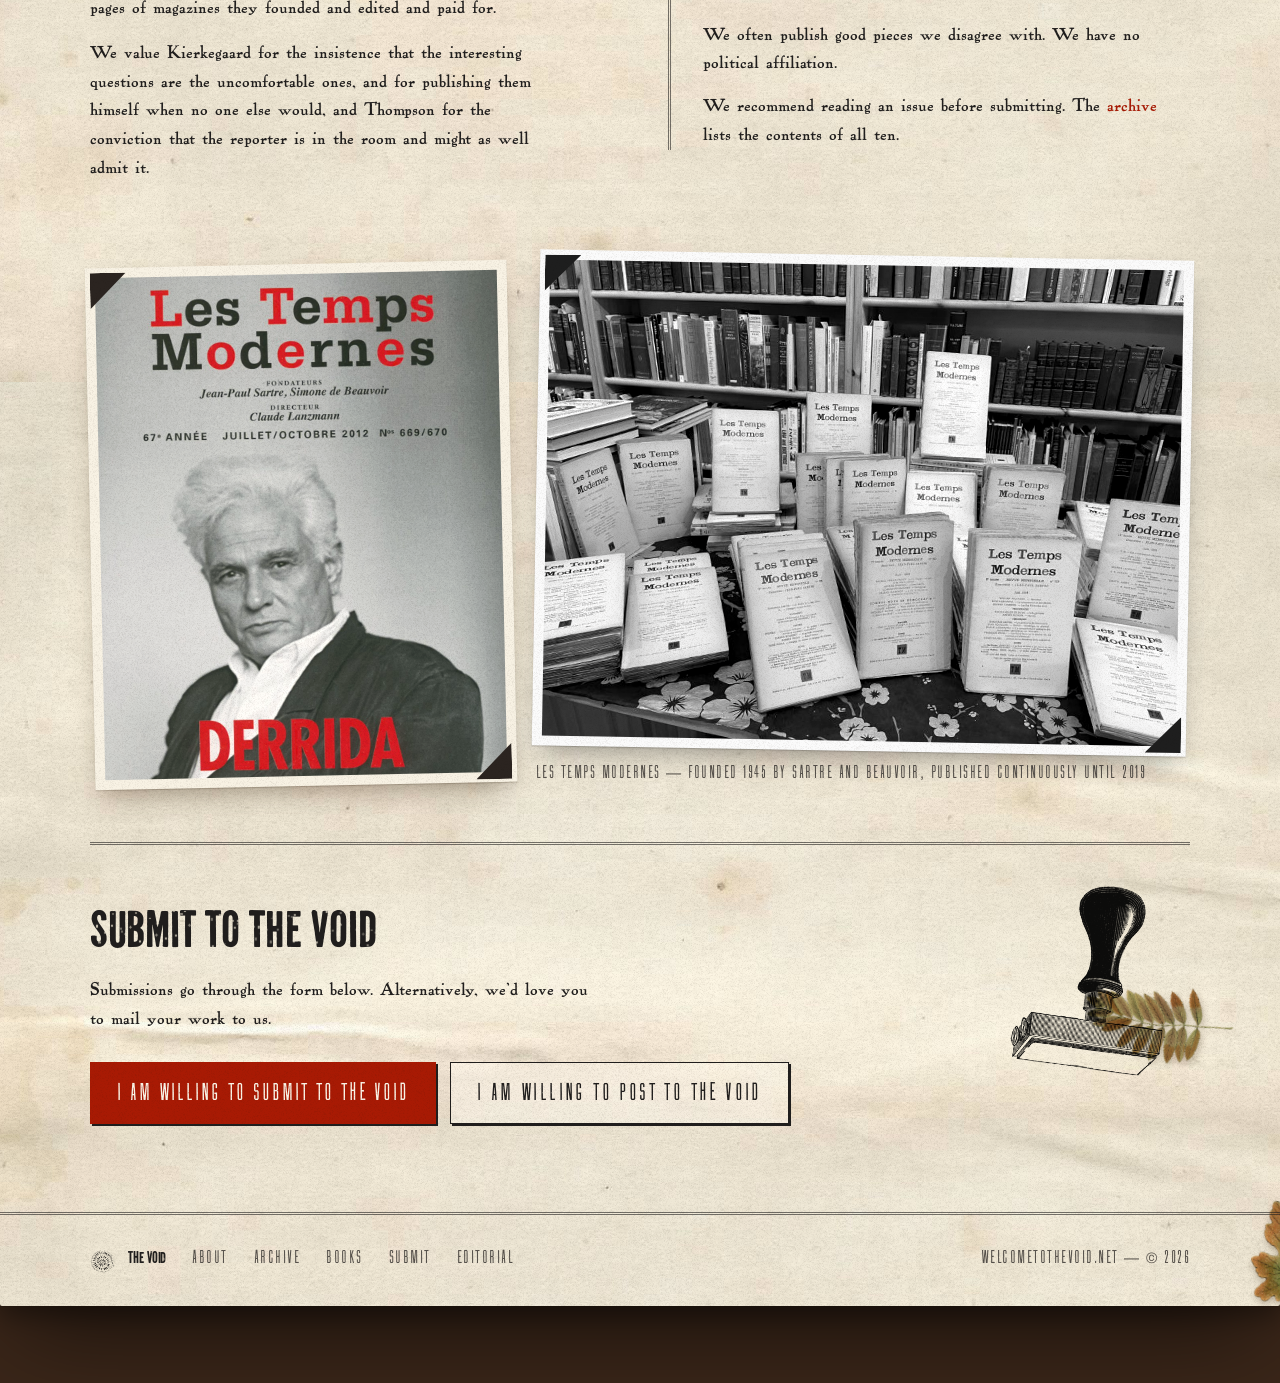
<file: submit.html>
<!DOCTYPE html>
<html lang="en">
<head>
<meta charset="utf-8">
<meta name="viewport" content="width=device-width, initial-scale=1">
<title>Submit — The Void</title>
<meta name="description" content="Submission guidelines for The Void. Reading year-round.">
<link rel="icon" type="image/png" href="favicon.png">
<meta property="og:type" content="website">
<meta property="og:site_name" content="The Void">
<meta property="og:title" content="Submit — The Void">
<meta property="og:description" content="Submission guidelines for The Void. Reading year-round.">
<meta property="og:url" content="https://welcometothevoid.net/submit.html">
<meta property="og:image" content="https://welcometothevoid.net/og.png">
<meta name="twitter:card" content="summary_large_image">
<link rel="stylesheet" href="base.css">
<link rel="stylesheet" href="texture.css">
<style>
  @media (max-width: 1180px) { .strapline { display: none; } }
  #rotate-hint { display: none; }
  @media (max-width: 860px) and (orientation: portrait) { #rotate-hint { display: flex; } }
  .name-btn:hover, .name-btn:focus-visible { color: var(--ink-red); }
  [hidden] { display: none !important; }
</style>
</head>
<body>
<div class="paper-page" id="rotate-hint" style="position:fixed;inset:0;z-index:9999;flex-direction:column;justify-content:center;padding:40px 28px;gap:18px">
  <p class="kicker" style="font-size:16px;text-transform:uppercase;margin:0">The Void</p>
  <h2 class="inked" style="font-size:40px;line-height:0.95;text-transform:uppercase;font-family:'Void Display',var(--font-heading);letter-spacing:-0.005em;margin:0;border-top:3px double var(--rule);border-bottom:3px double var(--rule);padding:16px 0">Turn your phone sideways</h2>
  <p class="roman" style="font-size:17px;line-height:1.5;margin:0;max-width:34ch;text-wrap:pretty">This page is set on a wide grid. Rotate to landscape for the intended reading experience.</p>
</div>

<div class="paper-page">
  <header class="masthead" style="position:sticky;top:0;z-index:20">
    <div style="max-width:1180px;margin:0 auto;padding:16px 40px;display:flex;align-items:baseline;gap:32px">
      <img src="uploads/opt/void-mark-96.png" alt="The Void" style="width:34px;height:auto;flex:none;align-self:center;margin-right:-20px"><a class="inked" href="index.html" style="font-weight:800;font-size:23px;text-transform:uppercase;font-family:'Void Display',var(--font-heading);letter-spacing:-0.005em;color:var(--ink);text-decoration:none;white-space:nowrap;flex:none">The Void</a>
      <span class="label strapline" style="font-size:14px;text-transform:uppercase;flex:none;white-space:nowrap">Quarterly · Print only · Est. 2023</span>
      <nav style="margin-left:auto;display:flex;flex-wrap:wrap;justify-content:flex-end;row-gap:8px;column-gap:22px;flex:none">
        <a class="nav-link" href="about.html" style="color:var(--ink)">About</a>
        <a class="nav-link" href="archive.html" style="color:var(--ink)">Archive</a>
        <a class="nav-link" href="books.html" style="color:var(--ink)">Books</a>
        <a class="nav-link" href="submit.html" aria-current="page" style="color:var(--ink-red)">Submit</a>
        <a class="nav-link" href="editorial.html" style="color:var(--ink)">Editorial</a>
        <a class="nav-link" href="index.html#subscribe-a" style="color:var(--ink)">Subscribe</a>
        <span style="width:2px;height:13px;align-self:center;background:var(--rule);flex:none"></span>
        <button type="button" class="nav-link" data-open-club style="background:none;border:0;padding:0;color:var(--ink);cursor:pointer;white-space:nowrap;flex:none">Book Club</button>
      </nav>
    </div>
  </header>

  <div id="club" hidden role="dialog" aria-modal="true" aria-label="Anti-Bummer Book Club" style="position:fixed;inset:0;background:rgba(32,30,29,0.55);z-index:60;display:flex;align-items:center;justify-content:center;padding:24px">
      <div style="background:#f3dc5c url('uploads/texture/grain.png') 0 0 / 240px 240px;color:var(--ink);width:400px;max-width:100%;padding:34px 32px 30px;box-shadow:0 18px 40px rgba(32,30,29,0.35);transform:rotate(-1.5deg);position:relative">
        <button type="button" data-close-club aria-label="Close" style="position:absolute;top:10px;right:12px;background:none;border:0;font-family:var(--font-heading);font-size:20px;line-height:1;cursor:pointer;color:var(--color-text);padding:4px">×</button>
        <p class="label" style="font-size:14px;text-transform:uppercase;margin:0 0 14px">Anti-Bummer Book Club</p>
        <p class="roman" style="font-size:18px;line-height:1.5;margin:0 0 22px;text-wrap:pretty">The Void partners with Anti-Bummer Club to present the Anti-Bummer Book Club. Click below for details, which will take you to the Anti-Bummer Club website.</p>
        <a class="btn btn-primary" href="https://www.antibummerclub.com" target="_blank" rel="noopener" style="font-size:17px;padding:12px 18px">Take me there!</a>
      </div>
    </div>

  <div style="max-width:1180px;margin:0 auto;padding:0 40px">
    <section style="padding:72px 0 44px;position:relative;border-bottom:3px double var(--rule);display:grid;grid-template-columns:1fr 420px;gap:56px;align-items:end">
      <div>
        <p class="kicker" style="font-size:16px;text-transform:uppercase;margin:0 0 20px">Reading year-round</p>
        <h1 class="inked" style="font-size:104px;line-height:0.88;font-family:'Void Display',var(--font-heading);letter-spacing:-0.005em;text-transform:uppercase;margin:0">Submit</h1>
      </div>
      <img class="stamp" src="uploads/texture/postmark-red.png" alt="" aria-hidden="true" style="width:140px;left:330px;top:44px;transform:rotate(-12deg);opacity:0.85">
      <img class="eph eph-r" src="uploads/texture/season/ephemera-1.png" alt="" aria-hidden="true" style="width:190px;right:-215px;top:-40px;transform:rotate(0deg)">
      <p class="roman" style="font-size:19px;line-height:1.5;margin:0 0 8px;text-wrap:pretty">We read everything that comes in. We publish four issues a year, which means we take a small number of pieces and give each one a lot of room.</p>
    </section>

    <section style="padding:56px 0;position:relative;border-bottom:3px double var(--rule);display:grid;grid-template-columns:1fr 1fr;gap:56px">
      <img class="eph eph-l" src="uploads/texture/season/ephemera-2.png" alt="" aria-hidden="true" style="width:170px;left:-210px;top:80px;transform:rotate(-18deg)">
      <div>
        <h2 class="inked" style="font-size:39px;text-transform:uppercase;margin:0 0 18px;font-family:'Void Display',var(--font-heading);letter-spacing:-0.005em;line-height:0.95">What we publish</h2>
        <p class="bio" style="font-size:19px;line-height:1.5;max-width:52ch;margin:0 0 16px">Essays, reportage, fiction, poetry, photography, interviews, artwork, and field notes. We are less interested in what category a submission fits into, and more interested in the piece itself.</p>
        <p class="roman" style="font-size:18px;line-height:1.6;max-width:52ch;margin:0;text-wrap:pretty">Send finished work or pitches. Simultaneous submissions to other publications are fine, just tell us if it gets picked up elsewhere. We respond to everything, though it can take a while.</p>
      </div>
      <div style="display:flex;flex-direction:column;gap:0;align-self:start;border-top:3px double var(--rule)">
        <div class="label" style="display:flex;justify-content:space-between;gap:24px;padding:14px 0;border-bottom:1px dotted var(--rule);font-size:17px;text-transform:uppercase"><span style="color:#57524c">Prose</span><span style="font-weight:700">100 – 6,000 words</span></div>
        <div class="label" style="display:flex;justify-content:space-between;gap:24px;padding:14px 0;border-bottom:1px dotted var(--rule);font-size:17px;text-transform:uppercase"><span style="color:#57524c">Poetry</span><span style="font-weight:700">Up to 5 poems</span></div>
        <div class="label" style="display:flex;justify-content:space-between;gap:24px;padding:14px 0;border-bottom:1px dotted var(--rule);font-size:17px;text-transform:uppercase"><span style="color:#57524c">Photography</span><span style="font-weight:700">Up to 20 frames</span></div>
        <div class="label" style="display:flex;justify-content:space-between;gap:24px;padding:14px 0;border-bottom:1px dotted var(--rule);font-size:17px;text-transform:uppercase"><span style="color:#57524c">Rights</span><span style="font-weight:700">First print, then yours</span></div>
        <div class="label" style="display:flex;justify-content:space-between;gap:24px;padding:14px 0;font-size:17px;text-transform:uppercase"><span style="color:#57524c">Reading period</span><span style="font-weight:700">Open, year-round</span></div>
      </div>
    </section>

    <section style="padding:56px 0;border-bottom:3px double var(--rule)">
      <div class="marble-panel">
      <div class="paste-label" style="padding:44px 44px 40px;display:grid;grid-template-columns:1fr 1fr;gap:48px;align-items:start">
        <img class="stamp" src="uploads/texture/important.png" alt="" aria-hidden="true" style="width:180px;right:-30px;top:-36px;transform:rotate(7deg);opacity:0.9">
        <h2 class="inked" style="font-size:60px;line-height:0.9;text-transform:uppercase;font-family:'Void Display',var(--font-heading);letter-spacing:-0.005em;margin:0;color:var(--ink)">No A.I.<br>No Exceptions.</h2>
        <div style="display:flex;flex-direction:column;gap:16px">
          <p class="roman" style="font-size:18px;line-height:1.55;margin:0;text-wrap:pretty">We do not publish writing generated or rewritten by a language model, images generated or extended by one, or photographs altered beyond ordinary darkroom corrections (exposure, contrast, crop, dust.)</p>
          <p class="roman" style="font-size:18px;line-height:1.55;margin:0;text-wrap:pretty">The whole reason this journal is printed and not posted online is that a person made the thing and another person is holding it, and we believe that physical experience is fundamental to the artistic process and relationship between artist and audience.</p>
          <p class="roman" style="font-size:18px;line-height:1.55;margin:0;text-wrap:pretty">Submitting to The Void means you're confirming the work is yours. If we find otherwise, we will withdraw the piece.</p>
        </div>
      </div>
      </div>
    </section>

    <section style="padding:56px 0;border-bottom:3px double var(--rule);display:grid;grid-template-columns:1fr 1fr;gap:56px">
      <div>
        <h2 class="inked" style="font-size:39px;text-transform:uppercase;margin:0 0 18px;font-family:'Void Display',var(--font-heading);letter-spacing:-0.005em;line-height:0.95">Where we come from</h2>
        <p class="roman" style="font-size:18px;line-height:1.6;max-width:52ch;margin:0 0 16px;text-wrap:pretty"><em>The Void</em> owes most of its temperament to the small journals of the fifties and sixties, specifically the ones the French existentialists ran. Sartre, Beauvoir, and Camus argued in the pages of magazines they founded and edited and paid for.</p>
        <p class="roman" style="font-size:18px;line-height:1.6;max-width:52ch;margin:0;text-wrap:pretty">We value Kierkegaard for the insistence that the interesting questions are the uncomfortable ones, and for publishing them himself when no one else would, and Thompson for the conviction that the reporter is in the room and might as well admit it.</p>
      </div>
      <div style="align-self:start;border-left:3px double var(--rule);padding-left:32px;display:flex;flex-direction:column;gap:14px">
        <p class="kicker" style="font-size:16px;text-transform:uppercase;margin:0">Stylistic recommendations</p>
        <p class="roman" style="font-size:18px;line-height:1.6;margin:0;text-wrap:pretty">Your voice on the page matters. Take a position. Write boldly. Be in the piece if you were there. Don't be afraid to offend, and write like you have to. <em>The Void</em> prefers punches to petticoats and well-fought disagreement to mundane niceties.</p>
        <p class="roman" style="font-size:18px;line-height:1.6;margin:0;text-wrap:pretty">We often publish good pieces we disagree with. We have no political affiliation.</p>
        <p class="roman" style="font-size:18px;line-height:1.6;margin:0;text-wrap:pretty">We recommend reading an issue before submitting. The <a href="archive.html" style="text-decoration:none">archive</a> lists the contents of all ten.</p>
      </div>
      <figure style="grid-column:1 / -1;margin:16px 0 0;display:grid;grid-template-columns:1fr 1.55fr;gap:24px;align-items:end">
        <div class="mount mount-tight mount-l"><img src="uploads/opt/1515.jpg" alt="Cover of Les Temps Modernes, founded by Jean-Paul Sartre and Simone de Beauvoir" style="display:block;width:100%;height:auto"></div>
        <div style="display:flex;flex-direction:column;gap:12px">
          <div class="grayscale mount mount-tight mount-r"><img src="uploads/opt/31789561013.jpg" alt="Stacks of back issues of Les Temps Modernes in a bookshop" style="display:block;width:100%;height:auto"></div>
          <figcaption class="label" style="font-size:15px;text-transform:uppercase;margin:0">Les Temps Modernes — founded 1945 by Sartre and Beauvoir, published continuously until 2019</figcaption>
        </div>
      </figure>
    </section>

    <section style="padding:64px 0 88px;position:relative;display:flex;flex-direction:column;gap:20px;align-items:flex-start">
      <img class="stamp" src="uploads/texture/rubber-stamp.png" alt="" aria-hidden="true" style="width:150px;right:20px;top:40px;transform:rotate(8deg);mix-blend-mode:normal;opacity:0.95">
      <img class="eph eph-r" src="uploads/texture/season/ephemera-5.png" alt="" aria-hidden="true" style="width:200px;right:-220px;top:120px;transform:rotate(-8deg)">
      <h2 class="inked" style="font-size:52px;line-height:0.92;text-transform:uppercase;font-family:'Void Display',var(--font-heading);letter-spacing:-0.005em;margin:0">Submit to The Void</h2>
      <p class="roman" style="font-size:18px;line-height:1.6;max-width:56ch;margin:0;text-wrap:pretty">Submissions go through the form below. Alternatively, we'd love you to mail your work to us.</p>
      <div style="display:flex;gap:14px;flex-wrap:wrap;margin-top:8px">
        <a class="btn btn-primary" href="https://anthonydraper.notion.site/22dab2b12053802cafa0ec5078497036?pvs=105" target="_blank" rel="noopener" style="font-size:20px;padding:18px 26px">I am willing to submit to The Void</a>
        <a class="btn btn-secondary" href="mailto:drapera@me.com?subject=Request%20for%20The%20Void%20Mailing%20Address" style="font-size:20px;padding:18px 26px">I am willing to post to The Void</a>
      </div>
    </section>
  </div>

  <footer style="position:relative;border-top:3px double var(--rule)">
    <div class="label" style="max-width:1180px;margin:0 auto;padding:32px 40px;display:flex;align-items:baseline;gap:26px;font-size:15px;text-transform:uppercase">
      <img src="uploads/opt/void-mark-96.png" alt="" style="width:26px;height:auto;flex:none;align-self:center;margin-right:-14px"><a class="inked" href="index.html" style="font-weight:800;color:var(--ink);font-size:16px;font-family:'Void Display',var(--font-heading);letter-spacing:-0.005em;text-decoration:none">The Void</a>
      <a href="about.html" style="color:#57524c;text-decoration:none">About</a>
      <a href="archive.html" style="color:#57524c;text-decoration:none">Archive</a>
      <a href="books.html" style="color:#57524c;text-decoration:none">Books</a>
      <a href="submit.html" style="color:#57524c;text-decoration:none">Submit</a>
      <a href="editorial.html" style="color:#57524c;text-decoration:none">Editorial</a>
      <img class="eph eph-r" src="uploads/texture/season/ephemera-6.png" alt="" aria-hidden="true" style="width:120px;right:-160px;top:-40px;transform:rotate(12deg)">
      <span style="margin-left:auto">welcometothevoid.net — © 2026</span>
    </div>
  </footer>
</div>
<script>
(function () {
  // Book Club card
  var club = document.getElementById('club');
  document.querySelectorAll('[data-open-club]').forEach(function (b) { b.addEventListener('click', function () { club.hidden = false; club.querySelector('[data-close-club]').focus(); }); });
  document.querySelectorAll('[data-close-club]').forEach(function (b) { b.addEventListener('click', function () { club.hidden = true; }); });
  club.addEventListener('click', function (e) { if (e.target === club) club.hidden = true; });
  document.addEventListener('keydown', function (e) { if (e.key === 'Escape') club.hidden = true; });
})();
</script>
</body>
</html>
</file>
<file: base.css>
/* Modernist — design-system tokens and component classes. This file is the source of truth for the system's look; retune it here and see readme.md. */
@import url('https://fonts.googleapis.com/css2?family=Archivo:wght@400;600;800&display=swap');

:root {
  --color-bg: #f3f2f2;
  --color-surface: #eae9e9;
  --color-text: #201e1d;
  --color-accent: #ec3013;
  --color-accent-2: #e15b47;
  --color-divider: color-mix(in srgb, #201e1d 40%, transparent);

  /* Tonal ramps — generated in OKLCH on one shared lightness scale, so the
     same step of any role matches the others in visual value. */
  --color-neutral-100: #f8f4f4;
  --color-neutral-200: #eae7e7;
  --color-neutral-300: #d7d3d3;
  --color-neutral-400: #bab6b6;
  --color-neutral-500: #9b9797;
  --color-neutral-600: #7d7979;
  --color-neutral-700: #605d5d;
  --color-neutral-800: #444141;
  --color-neutral-900: #2d2b2b;

  --color-accent-100: #fff2ef;
  --color-accent-200: #ffe0d9;
  --color-accent-300: #ffc4b8;
  --color-accent-400: #ff9783;
  --color-accent-500: #ff563c;
  --color-accent-600: #dd2b0f;
  --color-accent-700: #ae1800;
  --color-accent-800: #7c1405;
  --color-accent-900: #4d170e;

  --color-accent-2-100: #fff2ef;
  --color-accent-2-200: #ffe0da;
  --color-accent-2-300: #ffc4b9;
  --color-accent-2-400: #ff9784;
  --color-accent-2-500: #ef6853;
  --color-accent-2-600: #c94b39;
  --color-accent-2-700: #9e3526;
  --color-accent-2-800: #71261b;
  --color-accent-2-900: #471d16;

  --font-heading: "Archivo", system-ui, sans-serif;
  --font-heading-weight: 800;
  --font-body: "Archivo", system-ui, sans-serif;

  --space-1: 4.0px;
  --space-2: 8.0px;
  --space-3: 12.0px;
  --space-4: 16.0px;
  --space-6: 24.0px;
  --space-8: 32.0px;

  --radius-sm: 0px;
  --radius-md: 0px;
  --radius-lg: 0px;

  /* Elevation — derived from the ground: soft ink-tinted shadows on a
     light theme, a hairline edge + ambient darkness on a dark one. */
  --shadow-sm: 0 1px 2px color-mix(in srgb, #2d2b2b 14%, transparent);
  --shadow-md: 0 3px 10px color-mix(in srgb, #2d2b2b 16%, transparent);
  --shadow-lg: 0 12px 32px color-mix(in srgb, #2d2b2b 22%, transparent);
}

body {
  background: var(--color-bg);
  color: var(--color-text);
  font-family: var(--font-body);
}
h1, h2, h3, h4 { font-family: var(--font-heading); font-weight: var(--font-heading-weight); }

.grayscale{filter:grayscale(1) contrast(1.08)}

/* ══════════════════════════════════════════════════════════════════════════
   Components — built with the tokens above. Plain CSS
   on plain HTML: no JavaScript, no build step. Each class is documented in
   readme.md and demonstrated in foundations/ and components/.
   ══════════════════════════════════════════════════════════════════════ */

*, *::before, *::after { box-sizing: border-box; }
body { margin: 0; font-size: 15px; line-height: 1.55; font-weight: 400; }
h1, h2, h3, h4, h5, h6 {
  font-family: var(--font-heading); font-weight: var(--font-heading-weight);
  line-height: 1.12; letter-spacing: -0.015em; margin: 0 0 var(--space-2);
}
h1 { font-size: 42px; }
h2 { font-size: 32px; }
h3 { font-size: 25px; }
h4 { font-size: 20px; }
h5 { font-size: 16px; }
h6 { font-size: 13px; }
h6 { letter-spacing: 0.08em; text-transform: uppercase; }
p { margin: 0 0 var(--space-3); }
a { color: var(--color-accent); text-underline-offset: 3px; }
img { display: block; max-width: 100%; }
figure { margin: 0; }
figcaption {
  font-size: 11px; margin-top: var(--space-1);
  color: color-mix(in srgb, var(--color-text) 55%, transparent);
}
.text-muted { color: color-mix(in srgb, var(--color-text) 55%, transparent); }
:focus { outline: none; }
:focus-visible { outline: 2px solid var(--color-accent); outline-offset: 2px; }
::selection { background: color-mix(in srgb, var(--color-accent) 30%, transparent); }

/* — rules — */
.hr {
  height: 2px; border: 0; margin: var(--space-4) 0;
  background: var(--color-divider);
}

/* — buttons — */
.btn {
  display: inline-flex; align-items: center; justify-content: center; gap: 6px;
  cursor: pointer; text-decoration: none;
  font-family: var(--font-heading); font-weight: var(--font-heading-weight);
  font-size: 14px; line-height: 1.2; color: var(--color-text); /* matches the .input's 14px —
     the pair sits side by side in sign-up rows */
  background: transparent; border: 1px solid transparent;
  padding: var(--space-2) calc(var(--space-3) * 1.2);
  border-radius: var(--radius-md);
}
.btn svg { display: block; }
.btn:disabled { opacity: 0.45; cursor: not-allowed; }
.btn-primary { background: var(--color-accent); color: var(--color-bg); }
.btn-primary:hover { background: var(--color-accent-600); }
.btn-primary:active { background: var(--color-accent-700); }
.btn-secondary { border-color: var(--color-divider); }
.btn-secondary:hover { background: color-mix(in srgb, var(--color-text) 7%, transparent); }
.btn-secondary:active { background: color-mix(in srgb, var(--color-text) 14%, transparent); }
.btn-ghost { color: var(--color-accent); padding-inline: var(--space-1); }
.btn-ghost:hover { background: color-mix(in srgb, var(--color-accent) 10%, transparent); }
.btn-ghost:active { background: color-mix(in srgb, var(--color-accent) 18%, transparent); }
.btn-icon { width: 36px; height: 36px; padding: 0; }
.btn-block { width: 100%; margin-top: var(--space-2); justify-content: flex-start; text-align: left; }

/* — forms — */
.field > label {
  display: block; font-size: 12px; margin-bottom: 5px;
  color: color-mix(in srgb, var(--color-text) 70%, transparent);
}
.input {
  width: 100%; min-height: 36px; padding: 6px 10px; font: inherit;
  font-size: 14px; color: var(--color-text); caret-color: var(--color-accent);
  background: var(--color-surface);
  border: 1px solid var(--color-divider); border-radius: var(--radius-md);
}
.input:hover { border-color: color-mix(in srgb, var(--color-text) 45%, transparent); }
.input:focus-visible { border-color: var(--color-accent); outline-offset: 0; }
textarea.input { min-height: 90px; resize: vertical; }
.radio { display: inline-flex; align-items: center; gap: 8px; cursor: pointer; font-size: 14px; }
.radio input, .seg-opt input {
  position: absolute; opacity: 0; width: 0; height: 0; pointer-events: none;
}
.radio .dot {
  width: 16px; height: 16px; flex: none; border-radius: 50%;
  border: 1.5px solid var(--color-divider);
}
.radio:hover .dot { border-color: var(--color-accent); }
.radio input:checked + .dot {
  border-color: var(--color-accent); background: var(--color-accent);
  box-shadow: inset 0 0 0 4px var(--color-bg);
}
.radio input:focus-visible + .dot { outline: 2px solid var(--color-accent); outline-offset: 2px; }
.seg {
  display: inline-flex; overflow: hidden;
  border: 1px solid var(--color-divider); border-radius: var(--radius-md);
}
.seg-opt {
  display: inline-flex; align-items: center; gap: 6px;
  padding: 7px 12px; font-size: 13px; cursor: pointer;
}
.seg-opt + .seg-opt { border-left: 1px solid var(--color-divider); }
.seg-opt:has(input:checked) { background: var(--color-accent); color: var(--color-bg); }
.seg-opt:not(:has(input:checked)):hover { background: color-mix(in srgb, var(--color-text) 7%, transparent); }
.seg-opt:has(input:focus-visible) { outline: 2px solid var(--color-accent); outline-offset: -2px; }

/* — cards — */
.card {
  display: flex; flex-direction: column; gap: var(--space-2);
  padding: var(--space-3); border-radius: var(--radius-md); background: var(--color-surface);
}
.card-kicker { font-size: 10px; letter-spacing: 0.1em; text-transform: uppercase; color: var(--color-accent); }
.card-title {
  font-family: var(--font-heading); font-weight: var(--font-heading-weight);
  font-size: 17px; line-height: 1.2;
}
.card-body { margin: 0; font-size: 13px; opacity: 0.8; flex: 1; }
.card-meta {
  display: flex; align-items: center; gap: 6px; font-size: 11px;
  color: color-mix(in srgb, var(--color-text) 50%, transparent);
}
.elev-sm { box-shadow: var(--shadow-sm); }
.elev-md { box-shadow: var(--shadow-md); }
.elev-lg { box-shadow: var(--shadow-lg); }

/* — tags — */
.tag {
  display: inline-flex; align-items: center; font-size: 11px;
  letter-spacing: 0.02em; padding: 3px 10px;
  border-radius: calc(var(--radius-md) * 0.75);
}
.tag-accent { background: var(--color-accent-100); color: var(--color-accent-800); }
.tag-accent-2 { background: var(--color-accent-2-100); color: var(--color-accent-2-800); }
.tag-neutral { background: var(--color-neutral-100); color: var(--color-neutral-800); }
.tag-outline { border: 1px solid var(--color-accent); color: var(--color-accent); }

/* — navigation — */
.nav {
  display: flex; align-items: center; gap: var(--space-4);
  padding: var(--space-3) var(--space-4);
  border-bottom: 2px solid var(--color-divider);
}
.nav-brand {
  font-family: var(--font-heading); font-weight: var(--font-heading-weight);
  font-size: 18px; margin-right: auto;
}
.nav a { color: inherit; text-decoration: none; font-size: 14px; }
.nav a:hover, .nav a[aria-current='page'] { color: var(--color-accent); }

/* — tables — */
.table { width: 100%; border-collapse: collapse; font-size: 14px; }
.table th {
  text-align: left; font-size: 11px; letter-spacing: 0.08em; text-transform: uppercase;
  color: color-mix(in srgb, var(--color-text) 60%, transparent);
  padding: var(--space-2); border-bottom: 2px solid var(--color-divider);
}
.table td {
  padding: var(--space-2);
  border-bottom: 1px solid var(--color-divider);
}
.table tbody tr:hover { background: color-mix(in srgb, var(--color-text) 4%, transparent); }

/* — dialog — */
.dialog-backdrop {
  position: fixed; inset: 0; display: grid; place-items: center;
  padding: var(--space-4);
  background: color-mix(in srgb, var(--color-neutral-900) 50%, transparent);
}
.dialog {
  width: min(440px, 100%); display: flex; flex-direction: column; gap: var(--space-3);
  padding: var(--space-4); border-radius: var(--radius-lg);
  background: var(--color-surface); box-shadow: var(--shadow-lg);
}
.dialog-title {
  font-family: var(--font-heading); font-weight: var(--font-heading-weight);
  font-size: 20px;
}
.dialog-body { font-size: 14px; opacity: 0.85; }
.dialog-actions { display: flex; justify-content: flex-end; gap: var(--space-2); margin-top: var(--space-2); }
</file>
<file: texture.css>
/* The Void — shared print texture for every page. */
  @font-face { font-family: "Void Display"; src: url("uploads/fonts/void-display.woff") format("woff"); font-weight: 100 900; font-style: normal; font-display: swap; }
  @font-face { font-family: "Void Wood"; src: url("uploads/fonts/void-wood.woff") format("woff"); font-display: swap; }
  @font-face { font-family: "Void Gothic"; src: url("uploads/fonts/void-gothic.woff") format("woff"); font-display: swap; }
  @font-face { font-family: "Void Roman"; src: url("uploads/fonts/void-roman.woff") format("woff"); font-display: swap; }
  @font-face { font-family: "Void Initial"; src: url("uploads/fonts/void-initial.woff") format("woff"); font-display: swap; }
  :root { --paper: #efe7d6; --ink: #201e1d; --ink-red: #a81a04; --rule: rgba(32,30,29,0.6); }

  /* paper ground, with grain laid over everything */
  .paper-page { min-height: 100vh; color: var(--ink); position: relative; isolation: isolate; max-width: 1300px; border-radius: 2px;
    margin: clamp(18px, 4vw, 56px) auto clamp(28px, 6vw, 88px);
    box-shadow: 0 0 0 1px rgba(30,20,10,0.22), 0 10px 24px rgba(0,0,0,0.35), 0 40px 90px -20px rgba(0,0,0,0.6);
    background: var(--paper) url("uploads/texture/paper.jpg") center top / 1400px auto repeat; }
  .paper-page::after { content: ""; position: absolute; inset: 0; pointer-events: none; z-index: 55;
    background: url("uploads/texture/grain.png") 0 0 / 240px 240px; opacity: 0.3; mix-blend-mode: multiply; }
  .masthead { background: var(--paper) url("uploads/texture/paper.jpg") center top / 1400px auto repeat; border-bottom: 3px double var(--rule); }

  /* type: wood-type kickers, condensed gothic labels, antique roman text */
  .kicker { font-family: "Void Wood", Georgia, serif; font-size: 16px; letter-spacing: 0.08em; text-transform: uppercase; color: var(--ink-red); font-weight: 400; }
  .label { font-family: "Void Gothic", "Archivo", sans-serif; font-size: 15px; letter-spacing: 0.1em; text-transform: uppercase; color: #57524c; font-weight: 400; }
  .nav-link { font-family: "Void Gothic", "Archivo", sans-serif; font-size: 16px; letter-spacing: 0.12em; text-transform: uppercase; text-decoration: none; }
  .bio { font-family: "Void Roman", Georgia, serif; font-size: 19px; line-height: 1.5; text-wrap: pretty; }
  .bio:not(.no-initial)::first-letter { font-family: "Void Initial", Georgia, serif; float: left; font-size: 3.4em; line-height: 0.8; margin: 0.06em 0.12em 0 0; color: var(--ink-red); }
  .entry { font-family: "Void Roman", Georgia, serif; font-size: 17px; line-height: 1.35; }
  .inked { -webkit-mask-image: url("uploads/texture/ink-mask-fine.png"); mask-image: url("uploads/texture/ink-mask-fine.png");
    -webkit-mask-size: 300px; mask-size: 300px; }

  /* letterpress buttons */
  .btn.btn-secondary { font-family: "Void Gothic", "Archivo", sans-serif; font-weight: 400; font-size: 15px; letter-spacing: 0.12em; text-transform: uppercase;
    padding: 9px 14px 8px; border: 1.5px solid var(--ink); background: rgba(255,251,240,0.45); box-shadow: 2px 2px 0 var(--ink); }
  .btn.btn-secondary:hover { background: rgba(255,251,240,0.85); }
  .btn.btn-secondary:active { transform: translate(2px,2px); box-shadow: none; }
  .btn.btn-primary { background: var(--ink-red); color: #fbf5e8; box-shadow: 2px 2px 0 var(--ink); }
  .btn.btn-primary:hover { background: #8c1503; color: #fbf5e8; }
  .btn.btn-primary:active { transform: translate(2px,2px); box-shadow: none; }

  /* mounted photographs: paper border, corners, a stamp */
  .mount { position: relative; background: #f8f2e4; padding: 12px 12px 44px; box-shadow: 0 1px 1px rgba(40,25,10,0.18), 0 14px 28px -10px rgba(60,40,20,0.45); }
  .mount img { filter: sepia(0.12) contrast(1.04); }
  .mount-l { transform: rotate(-1.2deg); }
  .mount-r { transform: rotate(1deg); }
  .mount::before, .mount::after { content: ""; position: absolute; width: 36px; height: 36px; background: #2b2420; z-index: 2; }
  .mount::before { top: 5px; left: 5px; clip-path: polygon(0 0, 100% 0, 0 100%); }
  .mount::after { right: 5px; bottom: 37px; clip-path: polygon(100% 0, 100% 100%, 0 100%); }
  .stamp { position: absolute; pointer-events: none; mix-blend-mode: multiply; z-index: 3; }
  .oval-stamp { position: absolute; z-index: 3; pointer-events: none; mix-blend-mode: multiply; width: 170px; height: 104px;
    background: url("uploads/texture/oval-stamp-red.png") center / contain no-repeat; display: flex; align-items: center; justify-content: center; text-align: center;
    font-family: "Void Gothic", sans-serif; font-size: 17px; line-height: 1.05; letter-spacing: 0.1em; text-transform: uppercase; color: var(--ink-red); opacity: 0.88;
    -webkit-mask-image: url("uploads/texture/ink-mask.png"); mask-image: url("uploads/texture/ink-mask.png"); -webkit-mask-size: 260px; mask-size: 260px; }

  /* ledger card for the contributors index */
  .ledger { background: #f3eddf url("uploads/texture/ledger.jpg") center / cover; box-shadow: 0 1px 1px rgba(40,25,10,0.18), 0 16px 30px -12px rgba(60,40,20,0.5); transform: rotate(0.6deg); }
  .name-btn { font-family: "Void Roman", Georgia, serif; font-size: 19px; }

  /* marbled endpaper band with a pasted label */
  .marble-band { background: #7d1a12 url("uploads/texture/marble-red.jpg") center / cover; border-top: 3px double var(--rule); }
  .paste-label { position: relative; background: #f6efdf url("uploads/texture/card-paper.jpg") center / cover; transform: rotate(-0.7deg);
    box-shadow: 0 2px 2px rgba(30,15,5,0.3), 0 22px 40px -14px rgba(20,8,2,0.7); }

  /* seasonal ephemera: replace the six files in uploads/texture/season/ each issue */
  .eph { position: absolute; pointer-events: none; z-index: 1; filter: drop-shadow(2px 5px 5px rgba(60,35,10,0.28)); }
  /* narrower screens: smaller, tucked in from the page edge, under the text */
  @media (max-width: 1320px) {
    .eph { z-index: -1; scale: 0.72; opacity: 0.92; }
    .eph-l { left: -70px !important; }
    .eph-r { right: -70px !important; }
  }
  @media (max-width: 900px) {
    .eph { scale: 0.55; }
    .eph-l { left: -80px !important; }
    .eph-r { right: -80px !important; }
  }
  a { color: var(--ink-red); }
  a:hover { color: #7c1405; }
  /* the table the sheet lies on: a walnut tabletop (ambientCG Wood060, CC0), tiled at its natural size,
     on a fixed layer so it stays still while the paper scrolls */
  html { background: #3a2619; }
  body { overflow-x: clip; background: transparent; }
  body::before { content: ""; position: fixed; inset: 0; z-index: -1; pointer-events: none;
    background: #3a2619 url("uploads/texture/wood-table.jpg") center top / 1024px 1024px repeat; }
  #rotate-hint.paper-page { max-width: none; margin: 0; box-shadow: none; }

  /* shared additions for the other pages */
  .roman { font-family: "Void Roman", Georgia, serif; }
  .roman-meta { font-family: "Void Roman", Georgia, serif; color: #57524c; }
  .hr { height: 0; background: none; border: 0; border-top: 3px double var(--rule); margin: 16px 0; }
  .btn { font-family: "Void Gothic", "Archivo", sans-serif; font-weight: 400; letter-spacing: 0.1em; text-transform: uppercase; }
  .btn-block { justify-content: center; text-align: center; }
  .btn.btn-ink { background: var(--ink); color: #fbf5e8; box-shadow: 2px 2px 0 rgba(0,0,0,0.25); }
  .btn.btn-ink:hover { background: #000; color: #fbf5e8; }
  .btn.btn-ink-outline { background: rgba(255,251,240,0.45); color: var(--ink); border: 1.5px solid var(--ink); box-shadow: 2px 2px 0 var(--ink); }

  /* tags become small rubber stamps */
  .tag { font-family: "Void Gothic", "Archivo", sans-serif; font-size: 14px; letter-spacing: 0.1em; text-transform: uppercase; padding: 3px 9px 2px;
    background: transparent; border: 1.5px solid currentColor; border-radius: 0; transform: rotate(-1.5deg); mix-blend-mode: multiply;
    -webkit-mask-image: url("uploads/texture/ink-mask.png"); mask-image: url("uploads/texture/ink-mask.png"); -webkit-mask-size: 200px; mask-size: 200px; }
  .tag + .tag { transform: rotate(1.2deg); }
  .tag-accent { background: transparent; color: var(--ink-red); }
  .tag-accent-2 { background: transparent; color: var(--ink-red); }
  .tag-outline { color: var(--ink); border-color: var(--ink); }
  .tag-neutral { background: transparent; color: #57524c; }
  .sold-out { display: block; text-align: center; font-family: "Void Gothic", sans-serif; font-size: 22px; letter-spacing: 0.16em; text-transform: uppercase;
    color: var(--ink-red); border: 3px double var(--ink-red); padding: 8px 14px 6px; transform: rotate(-3deg); mix-blend-mode: multiply;
    -webkit-mask-image: url("uploads/texture/ink-mask.png"); mask-image: url("uploads/texture/ink-mask.png"); -webkit-mask-size: 260px; mask-size: 260px; }

  /* printed covers and photographs */
  .print { display: block; box-shadow: 0 1px 1px rgba(40,25,10,0.2), 0 14px 26px -10px rgba(60,40,20,0.5); }
  .print-l { transform: rotate(-0.8deg); }
  .print-r { transform: rotate(0.8deg); }
  .mount-tight { padding: 10px; }
  .mount-tight::after { bottom: 3px; }

  /* marbled panels with pasted labels */
  .marble-panel { background: #7d1a12 url("uploads/texture/marble-red.jpg") center / cover; padding: 44px; }
  .marble-swirl { background-image: url("uploads/texture/marble-swirl.jpg"); }
  .marble-blue { background-color: #24304a; background-image: url("uploads/texture/marble-blue.jpg"); }
  .ink-strip { background: var(--ink-red) url("uploads/texture/grain.png") 0 0 / 240px 240px; color: #fbf3e2; }
  .ink-strip span { font-family: "Void Wood", Georgia, serif; }
  a.label { color: var(--ink-red); }
  a.label:hover { color: #7c1405; }

  /* editorial services: tier cards, rate card, docket */
  .tier-card { display: flex; flex-direction: column; gap: 14px; padding: 30px 28px 28px; }
  .tier-num { font-family: "Void Display", var(--font-heading); font-size: 64px; line-height: 0.9; color: var(--ink-red); margin: 0; }
  .tier-name { font-family: "Void Display", var(--font-heading); font-size: 34px; line-height: 0.95; text-transform: uppercase; letter-spacing: -0.005em; margin: 0; padding-bottom: 12px; border-bottom: 3px double var(--rule); }
  .tier-desc { font-size: 18px; line-height: 1.5; margin: 0; text-wrap: pretty; flex: 1; }
  .rate-card { margin: 4px 0 0; border-top: 1px solid var(--rule); }
  .rate-card div { display: flex; justify-content: space-between; align-items: baseline; gap: 12px; padding: 9px 0 8px; border-bottom: 1px dotted var(--rule); }
  .rate-card dt { font-family: "Void Gothic", "Archivo", sans-serif; font-size: 15px; letter-spacing: 0.08em; text-transform: uppercase; color: #57524c; }
  .rate-card dd { margin: 0; font-family: "Void Display", var(--font-heading); font-size: 26px; line-height: 1; }
  .tier-btn { align-self: flex-start; margin-top: 8px; font-size: 16px; padding: 11px 16px 10px; }
  .docket { list-style: none; margin: 0; padding: 0; border-top: 3px double var(--rule); }
  .docket li { display: grid; grid-template-columns: 64px 1fr; gap: 18px; align-items: baseline; padding: 16px 0 14px; border-bottom: 1px dotted var(--rule); }
  .docket-n { font-family: "Void Display", var(--font-heading); font-size: 30px; line-height: 1; color: var(--ink-red); }
  .docket .roman { font-size: 19px; line-height: 1.5; text-wrap: pretty; }
  .rate-card dd { display: flex; align-items: baseline; gap: 12px; }
  .book-link { font-family: "Void Gothic", "Archivo", sans-serif; font-size: 15px; white-space: nowrap; letter-spacing: 0.12em; text-transform: uppercase; text-decoration: none;
    color: var(--ink-red); border: 1.5px solid var(--ink-red); padding: 3px 8px 2px; line-height: 1.2; }
  .book-link:hover, .book-link:focus-visible { background: var(--ink-red); color: #fbf5e8; }
  .book-link { background: var(--ink-red); color: #fbf5e8; box-shadow: 2px 2px 0 var(--ink); }
  .book-link:hover, .book-link:focus-visible { background: #8c1503; color: #fbf5e8; }
  .book-link:active { transform: translate(2px,2px); box-shadow: none; }
  .editor-tally { display: flex; gap: 0; margin: 4px 0 2px; border-top: 3px double var(--rule); border-bottom: 1px solid var(--rule); }
  .editor-tally div { flex: 1; padding: 10px 0 8px; display: flex; flex-direction: column-reverse; gap: 2px; }
  .editor-tally div + div { border-left: 1px dotted var(--rule); padding-left: 14px; }
  .editor-tally dt { font-family: "Void Gothic", "Archivo", sans-serif; font-size: 14px; letter-spacing: 0.1em; text-transform: uppercase; color: #57524c; }
  .editor-tally dd { margin: 0; font-family: "Void Display", var(--font-heading); font-size: 40px; line-height: 0.9; color: var(--ink-red); }
</file>
